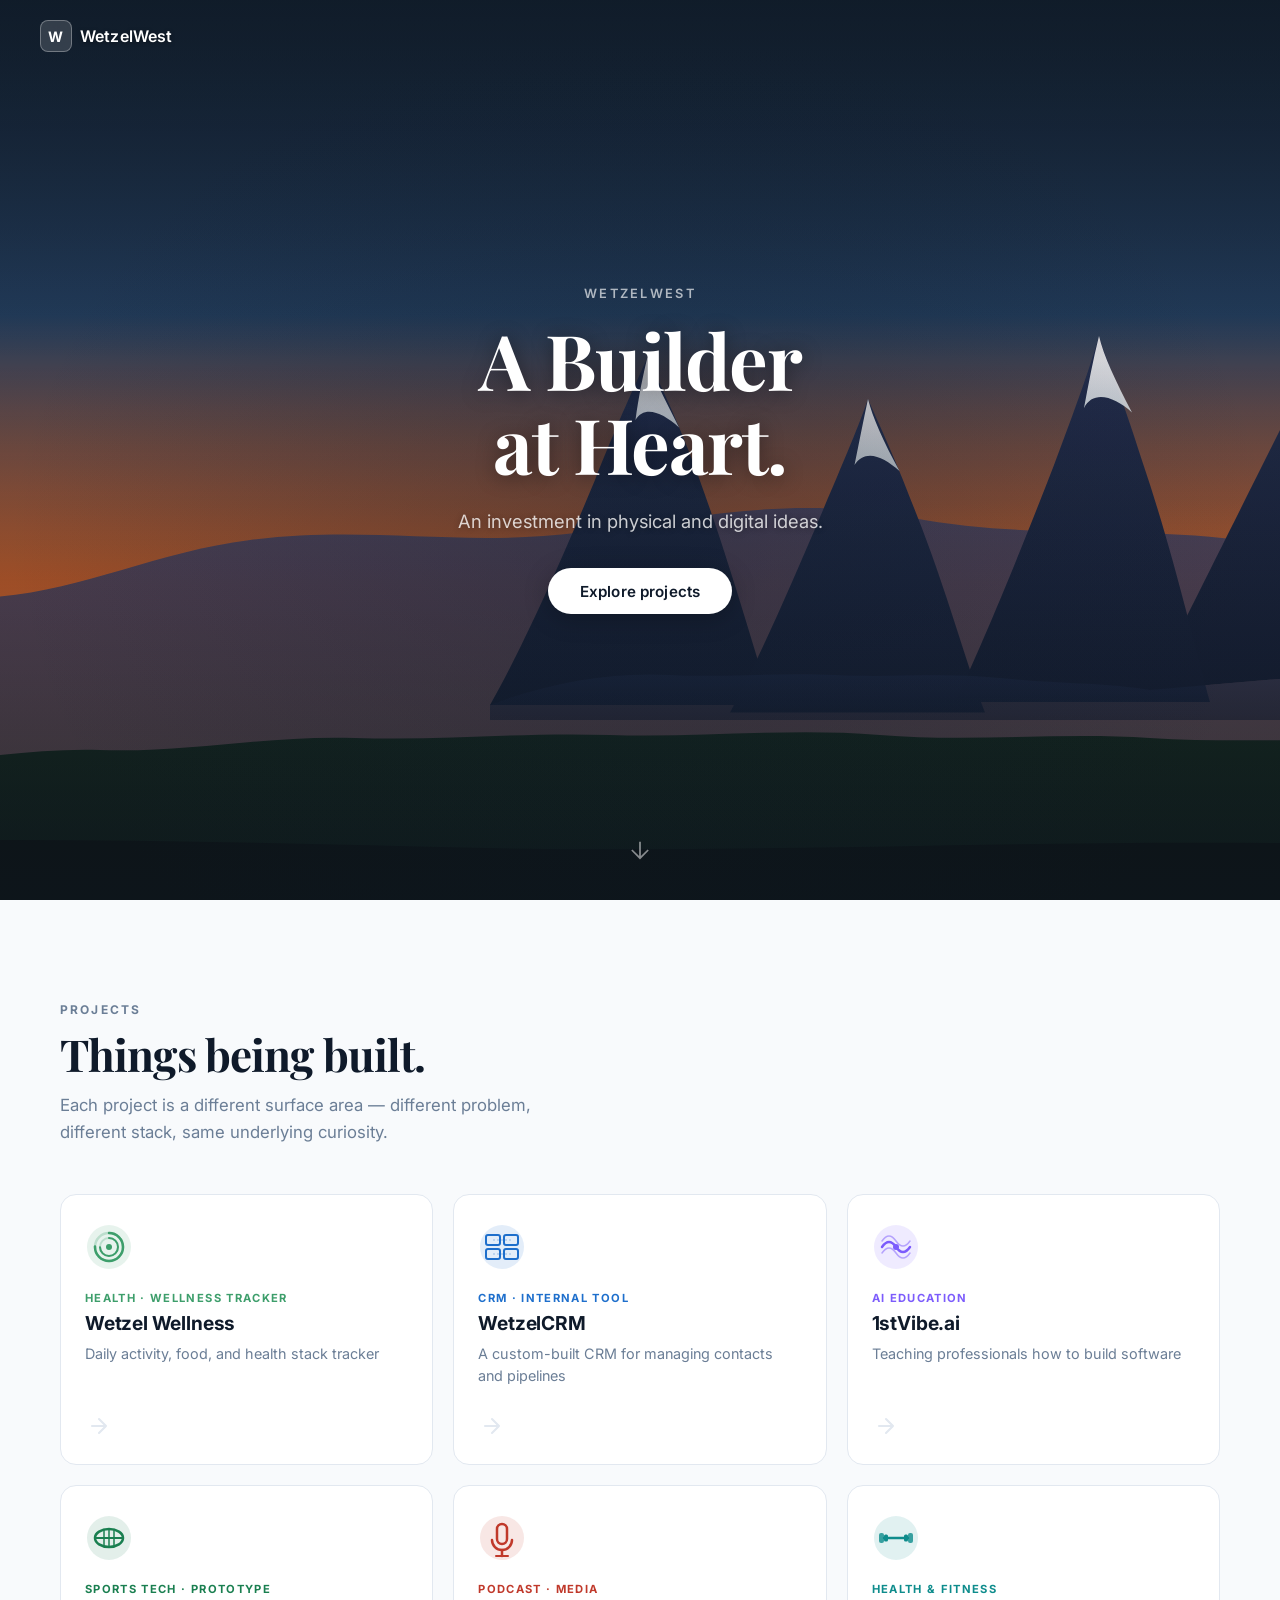
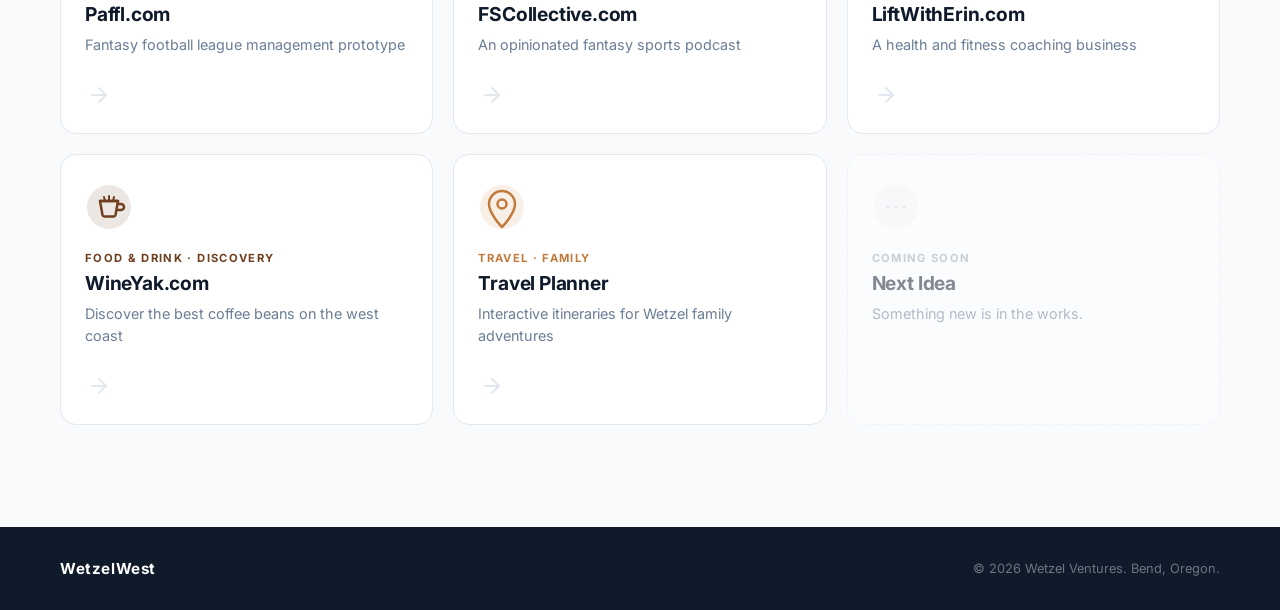
<file: index.html>
<!DOCTYPE html>
<html lang="en">
<head>
  <meta charset="UTF-8" />
  <meta name="viewport" content="width=device-width, initial-scale=1.0" />
  <title>WetzelWest — Learning to Build Digital Products</title>
  <meta name="description" content="WetzelWest is a collection of digital projects by Josh Wetzel — exploring AI tools, sports tech, media, fitness, and CRM software." />
  <link rel="preconnect" href="https://fonts.googleapis.com" />
  <link rel="preconnect" href="https://fonts.gstatic.com" crossorigin />
  <link href="https://fonts.googleapis.com/css2?family=Inter:wght@300;400;500;600;700&family=Playfair+Display:wght@700&display=swap" rel="stylesheet" />
  <link rel="stylesheet" href="styles.css?v=2" />
</head>
<body>

  <!-- ─── NAV ────────────────────────────────────────────────────── -->
  <header class="nav">
    <a href="/" class="nav-logo">
      <span class="nav-logo-mark">W</span>
      <span class="nav-logo-text">WetzelWest</span>
    </a>
  </header>

  <!-- ─── HERO ───────────────────────────────────────────────────── -->
  <section class="hero">

    <!-- Mountain SVG scene -->
    <div class="hero-scene" aria-hidden="true">
      <svg class="hero-svg" viewBox="0 0 1440 600" preserveAspectRatio="xMidYMid slice" xmlns="http://www.w3.org/2000/svg">
        <defs>
          <!-- Sky gradient: dusk looking west over the Cascades -->
          <linearGradient id="sky" x1="0" y1="0" x2="0" y2="1">
            <stop offset="0%"   stop-color="#0d1b2a" />
            <stop offset="35%"  stop-color="#1b3a5c" />
            <stop offset="65%"  stop-color="#c45c26" />
            <stop offset="85%"  stop-color="#e8832a" />
            <stop offset="100%" stop-color="#f5c26b" />
          </linearGradient>
          <!-- Distant ridge gradient -->
          <linearGradient id="ridge-far" x1="0" y1="0" x2="0" y2="1">
            <stop offset="0%"  stop-color="#2e3f6e" />
            <stop offset="100%" stop-color="#1a2545" />
          </linearGradient>
          <!-- Near peaks gradient -->
          <linearGradient id="peaks" x1="0" y1="0" x2="0" y2="1">
            <stop offset="0%"  stop-color="#1d2d50" />
            <stop offset="100%" stop-color="#0f1a30" />
          </linearGradient>
          <!-- Foreground forest gradient -->
          <linearGradient id="forest" x1="0" y1="0" x2="0" y2="1">
            <stop offset="0%"  stop-color="#0e2318" />
            <stop offset="100%" stop-color="#071410" />
          </linearGradient>
          <!-- Snow cap gradient -->
          <linearGradient id="snow" x1="0" y1="0" x2="0" y2="1">
            <stop offset="0%"   stop-color="#ffffff" />
            <stop offset="100%" stop-color="#dce8f0" />
          </linearGradient>
          <!-- Glow for sun near horizon -->
          <radialGradient id="sun-glow" cx="0.72" cy="1" r="0.45">
            <stop offset="0%"   stop-color="#ffcc55" stop-opacity="0.55" />
            <stop offset="60%"  stop-color="#e8832a" stop-opacity="0.15" />
            <stop offset="100%" stop-color="#e8832a" stop-opacity="0" />
          </radialGradient>
        </defs>

        <!-- Sky fill -->
        <rect width="1440" height="600" fill="url(#sky)" />

        <!-- Sun glow near horizon -->
        <rect width="1440" height="600" fill="url(#sun-glow)" />

        <!-- ── Distant foothills / lower Cascades range ── -->
        <path fill="url(#ridge-far)" opacity="0.75"
          d="M0,420 C80,390 160,380 240,395 C320,410 380,370 460,360
             C540,350 600,365 680,355 C760,345 820,330 900,345
             C980,360 1040,350 1120,360 C1200,370 1280,355 1360,365
             L1440,360 L1440,600 L0,600 Z" />

        <!-- ── Mt Bachelor: conical peak — rightmost (south) ── -->
        <!-- Base shape -->
        <path fill="url(#peaks)"
          d="M1060,460 C1080,420 1115,350 1145,290 C1175,230 1185,210 1190,200
             C1195,210 1210,230 1225,265 C1255,330 1280,390 1295,440 Z" />
        <!-- Snow cap -->
        <path fill="url(#snow)" opacity="0.92"
          d="M1190,200 C1193,213 1202,228 1212,248 C1200,238 1187,230 1178,242
             C1182,225 1188,212 1190,200 Z" />

        <!-- ── North Sister: leftmost of three ── -->
        <path fill="url(#peaks)"
          d="M620,470 C640,435 665,380 690,320 C710,270 720,250 725,238
             C730,250 742,272 758,315 C780,375 795,430 808,470 Z" />
        <!-- Snow cap North Sister -->
        <path fill="url(#snow)" opacity="0.9"
          d="M725,238 C728,250 736,265 746,285 C735,275 723,270 717,280
             C719,265 722,250 725,238 Z" />

        <!-- ── Middle Sister: center, slightly lower ── -->
        <path fill="url(#peaks)"
          d="M780,475 C798,442 820,392 842,340 C860,298 868,278 872,266
             C877,278 888,300 904,342 C924,392 938,444 950,475 Z" />
        <!-- Snow cap Middle Sister -->
        <path fill="url(#snow)" opacity="0.88"
          d="M872,266 C875,278 882,294 893,314 C882,304 870,299 863,310
             C866,295 869,280 872,266 Z" />

        <!-- ── South Sister: rounded dome, most prominent ── -->
        <path fill="url(#peaks)"
          d="M930,468 C948,430 972,372 996,310 C1015,260 1022,238 1026,224
             C1030,238 1040,260 1055,308 C1076,370 1090,432 1100,468 Z" />
        <!-- Snow cap South Sister -->
        <path fill="url(#snow)" opacity="0.9"
          d="M1026,224 C1029,237 1037,254 1048,275 C1036,264 1022,260 1016,272
             C1019,256 1022,240 1026,224 Z" />

        <!-- Connecting ridgeline between peaks -->
        <path fill="url(#peaks)" opacity="0.6"
          d="M620,470 C660,455 700,448 740,450 C780,452 810,448 850,450
             C890,452 920,448 960,452 C1000,456 1030,455 1060,460
             L1295,440 L1295,480 L620,480 Z" />

        <!-- ── Forested midground slopes ── -->
        <path fill="url(#forest)"
          d="M0,540
             C60,510 120,495 180,505 C240,515 300,498 360,500
             C420,502 470,490 530,492 C590,494 640,488 700,490
             C760,492 820,485 880,490 C940,495 1000,488 1060,492
             C1120,496 1180,490 1240,498 C1300,506 1370,495 1440,510
             L1440,600 L0,600 Z" />

        <!-- ── Foreground terrain / dark base ── -->
        <path fill="#050d0a"
          d="M0,570 C200,555 400,560 600,565 C800,570 1000,558 1200,563
             L1440,568 L1440,600 L0,600 Z" />

        <!-- Subtle atmospheric haze layer -->
        <rect width="1440" height="600" fill="#c45c26" opacity="0.04" />
      </svg>
    </div>

    <!-- Hero content overlay -->
    <div class="hero-content">
      <p class="hero-eyebrow">WetzelWest</p>
      <h1 class="hero-headline">A Builder<br />at Heart.</h1>
      <p class="hero-sub">An investment in physical and digital ideas.</p>
      <a href="#projects" class="hero-cta">Explore projects</a>
    </div>

    <!-- Scroll nudge -->
    <div class="hero-scroll" aria-hidden="true">
      <svg width="24" height="24" viewBox="0 0 24 24" fill="none" stroke="currentColor" stroke-width="1.5">
        <path d="M12 5v14M5 12l7 7 7-7"/>
      </svg>
    </div>
  </section>

  <!-- ─── PROJECTS ────────────────────────────────────────────────── -->
  <section class="projects" id="projects">
    <div class="projects-inner">

      <div class="section-label">Projects</div>
      <h2 class="section-title">Things being built.</h2>
      <p class="section-sub">Each project is a different surface area — different problem, different stack, same underlying curiosity.</p>

      <div class="cards">

        <!-- Wetzel Wellness -->
        <a href="https://www.grapeyak.com" target="_blank" rel="noopener noreferrer" class="card card--wellness">
          <div class="card-icon" aria-hidden="true">
            <svg viewBox="0 0 48 48" fill="none" xmlns="http://www.w3.org/2000/svg">
              <circle cx="24" cy="24" r="22" fill="currentColor" opacity="0.12"/>
              <!-- Activity ring outer -->
              <circle cx="24" cy="24" r="14" stroke="currentColor" stroke-width="2.5" stroke-linecap="round" fill="none" opacity="0.25" stroke-dasharray="88" stroke-dashoffset="0"/>
              <circle cx="24" cy="24" r="14" stroke="currentColor" stroke-width="2.5" stroke-linecap="round" fill="none" stroke-dasharray="88" stroke-dashoffset="22" transform="rotate(-90 24 24)"/>
              <!-- Activity ring inner -->
              <circle cx="24" cy="24" r="9" stroke="currentColor" stroke-width="2" stroke-linecap="round" fill="none" opacity="0.25" stroke-dasharray="56" stroke-dashoffset="0"/>
              <circle cx="24" cy="24" r="9" stroke="currentColor" stroke-width="2" stroke-linecap="round" fill="none" stroke-dasharray="56" stroke-dashoffset="14" transform="rotate(-90 24 24)"/>
              <!-- Center leaf dot -->
              <circle cx="24" cy="24" r="3" fill="currentColor"/>
            </svg>
          </div>
          <div class="card-body">
            <div class="card-tag">Health · Wellness Tracker</div>
            <h3 class="card-title">Wetzel Wellness</h3>
            <p class="card-desc">Daily activity, food, and health stack tracker</p>
          </div>
          <div class="card-arrow" aria-hidden="true">
            <svg viewBox="0 0 20 20" fill="currentColor">
              <path d="M5 10h10M10 5l5 5-5 5" stroke="currentColor" stroke-width="1.5" fill="none" stroke-linecap="round" stroke-linejoin="round"/>
            </svg>
          </div>
        </a>

        <!-- WetzelCRM -->
        <a href="/wetzelcrm" class="card card--crm">
          <div class="card-icon" aria-hidden="true">
            <svg viewBox="0 0 48 48" fill="none" xmlns="http://www.w3.org/2000/svg">
              <circle cx="24" cy="24" r="22" fill="currentColor" opacity="0.12"/>
              <rect x="8" y="12" width="14" height="10" rx="2" stroke="currentColor" stroke-width="2" fill="none"/>
              <rect x="26" y="12" width="14" height="10" rx="2" stroke="currentColor" stroke-width="2" fill="none"/>
              <rect x="8" y="26" width="14" height="10" rx="2" stroke="currentColor" stroke-width="2" fill="none"/>
              <rect x="26" y="26" width="14" height="10" rx="2" stroke="currentColor" stroke-width="2" fill="none"/>
              <line x1="15" y1="17" x2="33" y2="17" stroke="currentColor" stroke-width="1" stroke-dasharray="2 2" opacity="0.4"/>
              <line x1="15" y1="31" x2="33" y2="31" stroke="currentColor" stroke-width="1" stroke-dasharray="2 2" opacity="0.4"/>
            </svg>
          </div>
          <div class="card-body">
            <div class="card-tag">CRM · Internal Tool</div>
            <h3 class="card-title">WetzelCRM</h3>
            <p class="card-desc">A custom-built CRM for managing contacts and pipelines</p>
          </div>
          <div class="card-arrow" aria-hidden="true">
            <svg viewBox="0 0 20 20" fill="currentColor">
              <path d="M5 10h10M10 5l5 5-5 5" stroke="currentColor" stroke-width="1.5" fill="none" stroke-linecap="round" stroke-linejoin="round"/>
            </svg>
          </div>
        </a>

        <!-- 1stVibe.ai -->
        <a href="https://1stvibe.ai" target="_blank" rel="noopener noreferrer" class="card card--ai">
          <div class="card-icon" aria-hidden="true">
            <svg viewBox="0 0 48 48" fill="none" xmlns="http://www.w3.org/2000/svg">
              <circle cx="24" cy="24" r="22" fill="currentColor" opacity="0.12"/>
              <path d="M10 24 Q17 14 24 24 Q31 34 38 24" stroke="currentColor" stroke-width="2.5" stroke-linecap="round" fill="none"/>
              <path d="M10 30 Q17 20 24 30 Q31 40 38 30" stroke="currentColor" stroke-width="1.5" stroke-linecap="round" fill="none" opacity="0.5"/>
              <path d="M10 18 Q17 8 24 18 Q31 28 38 18" stroke="currentColor" stroke-width="1.5" stroke-linecap="round" fill="none" opacity="0.5"/>
              <circle cx="24" cy="24" r="3" fill="currentColor"/>
            </svg>
          </div>
          <div class="card-body">
            <div class="card-tag">AI Education</div>
            <h3 class="card-title">1stVibe.ai</h3>
            <p class="card-desc">Teaching professionals how to build software</p>
          </div>
          <div class="card-arrow" aria-hidden="true">
            <svg viewBox="0 0 20 20" fill="currentColor">
              <path d="M5 10h10M10 5l5 5-5 5" stroke="currentColor" stroke-width="1.5" fill="none" stroke-linecap="round" stroke-linejoin="round"/>
            </svg>
          </div>
        </a>

        <!-- Paffl.com -->
        <a href="https://paffl.com" target="_blank" rel="noopener noreferrer" class="card card--sports">
          <div class="card-icon" aria-hidden="true">
            <svg viewBox="0 0 48 48" fill="none" xmlns="http://www.w3.org/2000/svg">
              <circle cx="24" cy="24" r="22" fill="currentColor" opacity="0.12"/>
              <ellipse cx="24" cy="24" rx="14" ry="9" stroke="currentColor" stroke-width="2.5" fill="none"/>
              <line x1="10" y1="24" x2="38" y2="24" stroke="currentColor" stroke-width="2" stroke-linecap="round"/>
              <line x1="19" y1="15.5" x2="19" y2="32.5" stroke="currentColor" stroke-width="1.5" stroke-linecap="round"/>
              <line x1="24" y1="15" x2="24" y2="33" stroke="currentColor" stroke-width="1.5" stroke-linecap="round"/>
              <line x1="29" y1="15.5" x2="29" y2="32.5" stroke="currentColor" stroke-width="1.5" stroke-linecap="round"/>
            </svg>
          </div>
          <div class="card-body">
            <div class="card-tag">Sports Tech · Prototype</div>
            <h3 class="card-title">Paffl.com</h3>
            <p class="card-desc">Fantasy football league management prototype</p>
          </div>
          <div class="card-arrow" aria-hidden="true">
            <svg viewBox="0 0 20 20" fill="currentColor">
              <path d="M5 10h10M10 5l5 5-5 5" stroke="currentColor" stroke-width="1.5" fill="none" stroke-linecap="round" stroke-linejoin="round"/>
            </svg>
          </div>
        </a>

        <!-- FSCollective.com -->
        <a href="https://fscollective.com" target="_blank" rel="noopener noreferrer" class="card card--media">
          <div class="card-icon" aria-hidden="true">
            <svg viewBox="0 0 48 48" fill="none" xmlns="http://www.w3.org/2000/svg">
              <circle cx="24" cy="24" r="22" fill="currentColor" opacity="0.12"/>
              <rect x="19" y="10" width="10" height="20" rx="5" stroke="currentColor" stroke-width="2.5" fill="none"/>
              <path d="M14 26c0 5.523 4.477 10 10 10s10-4.477 10-10" stroke="currentColor" stroke-width="2.5" stroke-linecap="round" fill="none"/>
              <line x1="24" y1="36" x2="24" y2="42" stroke="currentColor" stroke-width="2.5" stroke-linecap="round"/>
              <line x1="18" y1="42" x2="30" y2="42" stroke="currentColor" stroke-width="2" stroke-linecap="round"/>
            </svg>
          </div>
          <div class="card-body">
            <div class="card-tag">Podcast · Media</div>
            <h3 class="card-title">FSCollective.com</h3>
            <p class="card-desc">An opinionated fantasy sports podcast</p>
          </div>
          <div class="card-arrow" aria-hidden="true">
            <svg viewBox="0 0 20 20" fill="currentColor">
              <path d="M5 10h10M10 5l5 5-5 5" stroke="currentColor" stroke-width="1.5" fill="none" stroke-linecap="round" stroke-linejoin="round"/>
            </svg>
          </div>
        </a>

        <!-- LiftWithErin.com -->
        <a href="https://liftwitherin.com" target="_blank" rel="noopener noreferrer" class="card card--fitness">
          <div class="card-icon" aria-hidden="true">
            <svg viewBox="0 0 48 48" fill="none" xmlns="http://www.w3.org/2000/svg">
              <circle cx="24" cy="24" r="22" fill="currentColor" opacity="0.12"/>
              <line x1="12" y1="24" x2="36" y2="24" stroke="currentColor" stroke-width="2.5" stroke-linecap="round"/>
              <rect x="7" y="19" width="5" height="10" rx="2" fill="currentColor" opacity="0.8"/>
              <rect x="36" y="19" width="5" height="10" rx="2" fill="currentColor" opacity="0.8"/>
              <rect x="12" y="20.5" width="4" height="7" rx="1.5" fill="currentColor"/>
              <rect x="32" y="20.5" width="4" height="7" rx="1.5" fill="currentColor"/>
            </svg>
          </div>
          <div class="card-body">
            <div class="card-tag">Health &amp; Fitness</div>
            <h3 class="card-title">LiftWithErin.com</h3>
            <p class="card-desc">A health and fitness coaching business</p>
          </div>
          <div class="card-arrow" aria-hidden="true">
            <svg viewBox="0 0 20 20" fill="currentColor">
              <path d="M5 10h10M10 5l5 5-5 5" stroke="currentColor" stroke-width="1.5" fill="none" stroke-linecap="round" stroke-linejoin="round"/>
            </svg>
          </div>
        </a>

        <!-- WineYak.com -->
        <a href="https://wineyak.com/" target="_blank" rel="noopener noreferrer" class="card card--coffee">
          <div class="card-icon" aria-hidden="true">
            <svg viewBox="0 0 48 48" fill="none" xmlns="http://www.w3.org/2000/svg">
              <circle cx="24" cy="24" r="22" fill="currentColor" opacity="0.12"/>
              <path d="M15 18h18l-2.5 14a2 2 0 01-2 1.5h-9a2 2 0 01-2-1.5L15 18z" stroke="currentColor" stroke-width="2.5" fill="none" stroke-linejoin="round"/>
              <path d="M33 21h3a3 3 0 010 6h-3" stroke="currentColor" stroke-width="2.5" stroke-linecap="round" fill="none"/>
              <line x1="15" y1="18" x2="33" y2="18" stroke="currentColor" stroke-width="2.5" stroke-linecap="round"/>
              <line x1="19" y1="14" x2="20" y2="18" stroke="currentColor" stroke-width="2" stroke-linecap="round"/>
              <line x1="24" y1="13" x2="24" y2="18" stroke="currentColor" stroke-width="2" stroke-linecap="round"/>
              <line x1="29" y1="14" x2="28" y2="18" stroke="currentColor" stroke-width="2" stroke-linecap="round"/>
            </svg>
          </div>
          <div class="card-body">
            <div class="card-tag">Food &amp; Drink · Discovery</div>
            <h3 class="card-title">WineYak.com</h3>
            <p class="card-desc">Discover the best coffee beans on the west coast</p>
          </div>
          <div class="card-arrow" aria-hidden="true">
            <svg viewBox="0 0 20 20" fill="currentColor">
              <path d="M5 10h10M10 5l5 5-5 5" stroke="currentColor" stroke-width="1.5" fill="none" stroke-linecap="round" stroke-linejoin="round"/>
            </svg>
          </div>
        </a>

        <!-- Travel Planner -->
        <a href="/travel" class="card card--travel">
          <div class="card-icon" aria-hidden="true">
            <svg viewBox="0 0 48 48" fill="none" xmlns="http://www.w3.org/2000/svg">
              <circle cx="24" cy="24" r="22" fill="currentColor" opacity="0.12"/>
              <path d="M24 8c-7.18 0-13 5.82-13 13 0 9.75 13 23 13 23s13-13.25 13-23c0-7.18-5.82-13-13-13z" stroke="currentColor" stroke-width="2.5" fill="none" stroke-linejoin="round"/>
              <circle cx="24" cy="21" r="4.5" stroke="currentColor" stroke-width="2.5" fill="none"/>
            </svg>
          </div>
          <div class="card-body">
            <div class="card-tag">Travel · Family</div>
            <h3 class="card-title">Travel Planner</h3>
            <p class="card-desc">Interactive itineraries for Wetzel family adventures</p>
          </div>
          <div class="card-arrow" aria-hidden="true">
            <svg viewBox="0 0 20 20" fill="currentColor">
              <path d="M5 10h10M10 5l5 5-5 5" stroke="currentColor" stroke-width="1.5" fill="none" stroke-linecap="round" stroke-linejoin="round"/>
            </svg>
          </div>
        </a>

        <!-- Coming Soon -->
        <div class="card card--placeholder">
          <div class="card-icon" aria-hidden="true">
            <svg viewBox="0 0 48 48" fill="none" xmlns="http://www.w3.org/2000/svg">
              <circle cx="24" cy="24" r="22" fill="currentColor" opacity="0.08"/>
              <circle cx="24" cy="24" r="1.5" fill="currentColor" opacity="0.4"/>
              <circle cx="32" cy="24" r="1.5" fill="currentColor" opacity="0.4"/>
              <circle cx="16" cy="24" r="1.5" fill="currentColor" opacity="0.4"/>
            </svg>
          </div>
          <div class="card-body">
            <div class="card-tag">Coming Soon</div>
            <h3 class="card-title">Next Idea</h3>
            <p class="card-desc">Something new is in the works.</p>
          </div>
        </div>

      </div>
    </div>
  </section>

  <!-- ─── FOOTER ──────────────────────────────────────────────────── -->
  <footer class="footer">
    <div class="footer-inner">
      <span class="footer-logo">WetzelWest</span>
      <span class="footer-copy">&copy; 2026 Wetzel Ventures. Bend, Oregon.</span>
    </div>
  </footer>

  <script>
    document.getElementById('year').textContent = new Date().getFullYear();

    // Smooth scroll for the anchor link
    document.querySelector('.hero-cta').addEventListener('click', function(e) {
      e.preventDefault();
      document.querySelector('#projects').scrollIntoView({ behavior: 'smooth' });
    });

    // Nav background on scroll
    const nav = document.querySelector('.nav');
    const heroEl = document.querySelector('.hero');
    function updateNav() {
      const heroBottom = heroEl.getBoundingClientRect().bottom;
      nav.classList.toggle('nav--scrolled', heroBottom <= 64);
    }
    window.addEventListener('scroll', updateNav, { passive: true });
    updateNav();
  </script>
</body>
</html>
</file>
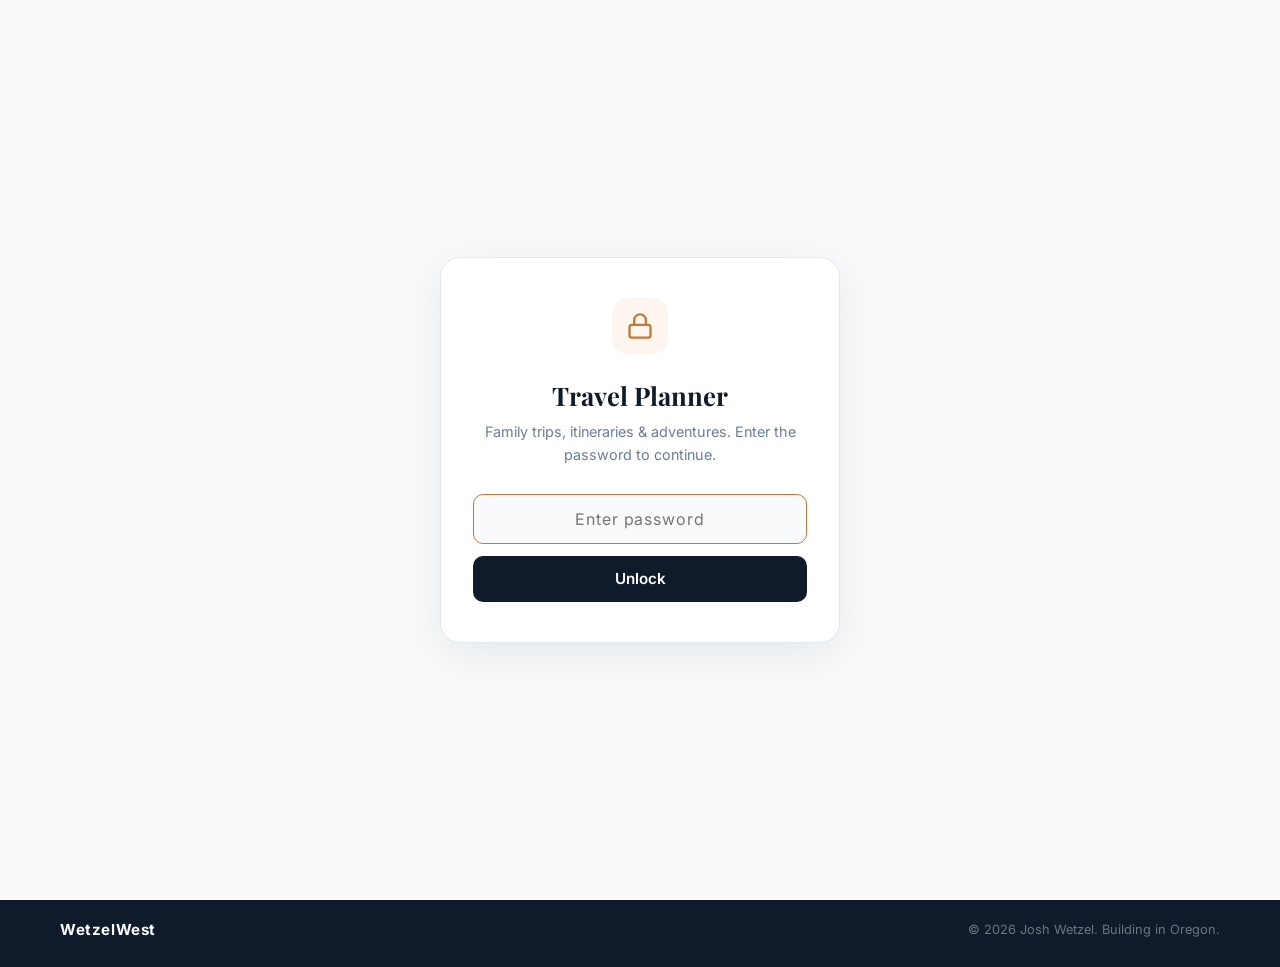
<file: travel/index.html>
<!DOCTYPE html>
<html lang="en">
<head>
  <meta charset="UTF-8" />
  <meta name="viewport" content="width=device-width, initial-scale=1.0" />
  <title>Travel Planner — WetzelWest</title>
  <meta name="description" content="Wetzel family travel itineraries." />
  <meta name="robots" content="noindex, nofollow" />
  <link rel="preconnect" href="https://fonts.googleapis.com" />
  <link rel="preconnect" href="https://fonts.gstatic.com" crossorigin />
  <link href="https://fonts.googleapis.com/css2?family=Inter:wght@300;400;500;600;700&family=Playfair+Display:wght@700&display=swap" rel="stylesheet" />
  <style>
    *, *::before, *::after { box-sizing: border-box; margin: 0; padding: 0; }

    :root {
      --color-ink:       #0f1a2a;
      --color-ink-80:    #1e2e42;
      --color-muted:     #6b7e96;
      --color-border:    #e2e8f0;
      --color-surface:   #f8fafc;
      --color-white:     #ffffff;
      --color-amber:     #c27a3a;
      --color-amber-bg:  #fdf6ee;
      --font-sans:       'Inter', system-ui, sans-serif;
      --font-serif:      'Playfair Display', Georgia, serif;
      --max-width:       1160px;
      --gutter:          clamp(1.25rem, 5vw, 2.5rem);
    }

    html { scroll-behavior: smooth; font-size: 16px; }

    body {
      font-family: var(--font-sans);
      color: var(--color-ink);
      background: var(--color-surface);
      -webkit-font-smoothing: antialiased;
      min-height: 100dvh;
    }

    /* ── NAV ── */
    .nav {
      position: sticky;
      top: 0;
      z-index: 100;
      background: rgba(255,255,255,0.92);
      backdrop-filter: blur(12px);
      -webkit-backdrop-filter: blur(12px);
      border-bottom: 1px solid var(--color-border);
      padding: 1.1rem var(--gutter);
      display: flex;
      align-items: center;
      justify-content: space-between;
    }

    .nav-left {
      display: flex;
      align-items: center;
      gap: 0.75rem;
    }

    .nav-back {
      display: flex;
      align-items: center;
      gap: 0.4rem;
      font-size: 0.85rem;
      font-weight: 500;
      color: var(--color-muted);
      text-decoration: none;
      transition: color 0.2s;
    }

    .nav-back:hover { color: var(--color-ink); }

    .nav-back svg {
      width: 16px;
      height: 16px;
    }

    .nav-divider {
      color: var(--color-border);
      font-size: 1.2rem;
      font-weight: 300;
      line-height: 1;
    }

    .nav-title {
      font-size: 0.95rem;
      font-weight: 600;
      color: var(--color-ink);
      letter-spacing: 0.01em;
    }

    .nav-lock {
      display: flex;
      align-items: center;
      gap: 0.4rem;
      font-size: 0.75rem;
      font-weight: 600;
      color: var(--color-amber);
      background: var(--color-amber-bg);
      border: 1px solid rgba(194, 122, 58, 0.2);
      border-radius: 100px;
      padding: 0.3rem 0.75rem;
    }

    .nav-lock svg {
      width: 12px;
      height: 12px;
    }

    /* ── PASSWORD GATE ── */
    .gate-overlay {
      position: fixed;
      inset: 0;
      z-index: 200;
      background: var(--color-surface);
      display: flex;
      align-items: center;
      justify-content: center;
      padding: var(--gutter);
    }

    .gate-overlay.hidden { display: none; }

    .gate-box {
      background: var(--color-white);
      border: 1px solid var(--color-border);
      border-radius: 20px;
      padding: 2.5rem 2rem;
      max-width: 400px;
      width: 100%;
      text-align: center;
      box-shadow: 0 12px 48px rgba(0,0,0,0.08);
    }

    .gate-icon {
      width: 56px;
      height: 56px;
      background: var(--color-amber-bg);
      border-radius: 16px;
      display: flex;
      align-items: center;
      justify-content: center;
      margin: 0 auto 1.5rem;
      color: var(--color-amber);
    }

    .gate-icon svg {
      width: 28px;
      height: 28px;
    }

    .gate-box h1 {
      font-family: var(--font-serif);
      font-size: 1.6rem;
      font-weight: 700;
      color: var(--color-ink);
      margin-bottom: 0.5rem;
    }

    .gate-box p {
      font-size: 0.9rem;
      color: var(--color-muted);
      line-height: 1.6;
      margin-bottom: 1.75rem;
    }

    .gate-form {
      display: flex;
      flex-direction: column;
      gap: 0.75rem;
    }

    .gate-input {
      width: 100%;
      padding: 0.85rem 1rem;
      font-size: 1rem;
      font-family: var(--font-sans);
      border: 1.5px solid var(--color-border);
      border-radius: 10px;
      outline: none;
      transition: border-color 0.2s;
      text-align: center;
      letter-spacing: 0.06em;
      color: var(--color-ink);
      background: var(--color-surface);
    }

    .gate-input:focus {
      border-color: var(--color-amber);
    }

    .gate-input.error {
      border-color: #e53e3e;
      background: #fff5f5;
    }

    .gate-btn {
      width: 100%;
      padding: 0.85rem 1.5rem;
      background: var(--color-ink);
      color: var(--color-white);
      font-size: 0.95rem;
      font-weight: 600;
      font-family: var(--font-sans);
      border: none;
      border-radius: 10px;
      cursor: pointer;
      transition: background 0.2s, transform 0.2s;
    }

    .gate-btn:hover {
      background: var(--color-ink-80);
      transform: translateY(-1px);
    }

    .gate-error {
      font-size: 0.82rem;
      color: #e53e3e;
      display: none;
    }

    .gate-error.visible { display: block; }

    /* ── MAIN CONTENT ── */
    .main {
      max-width: var(--max-width);
      margin: 0 auto;
      padding: clamp(3rem, 6vw, 5rem) var(--gutter);
    }

    .page-header {
      margin-bottom: 3rem;
    }

    .page-eyebrow {
      font-size: 0.75rem;
      font-weight: 700;
      letter-spacing: 0.18em;
      text-transform: uppercase;
      color: var(--color-muted);
      margin-bottom: 0.75rem;
    }

    .page-title {
      font-family: var(--font-serif);
      font-size: clamp(1.8rem, 3.5vw, 2.75rem);
      font-weight: 700;
      color: var(--color-ink);
      letter-spacing: -0.02em;
      line-height: 1.15;
      margin-bottom: 0.75rem;
    }

    .page-sub {
      font-size: 1.05rem;
      color: var(--color-muted);
      max-width: 520px;
      line-height: 1.6;
    }

    /* ── ITINERARY CARDS ── */
    .itineraries {
      display: grid;
      grid-template-columns: repeat(auto-fill, minmax(320px, 1fr));
      gap: 1.5rem;
    }

    .itin-card {
      display: block;
      background: var(--color-white);
      border: 1px solid var(--color-border);
      border-radius: 20px;
      text-decoration: none;
      color: var(--color-ink);
      overflow: hidden;
      transition: transform 0.25s cubic-bezier(.22,.68,0,1.2), box-shadow 0.25s ease, border-color 0.2s;
      position: relative;
    }

    .itin-card:hover {
      transform: translateY(-4px);
      box-shadow: 0 16px 48px rgba(0,0,0,0.10);
      border-color: transparent;
    }

    .itin-card-banner {
      height: 140px;
      background: linear-gradient(135deg, #1a3a2e 0%, #2d6a4f 40%, #c27a3a 100%);
      display: flex;
      align-items: flex-end;
      padding: 1.25rem 1.5rem;
      position: relative;
      overflow: hidden;
    }

    .itin-card-banner::before {
      content: '';
      position: absolute;
      inset: 0;
      background: url("data:image/svg+xml,%3Csvg xmlns='http://www.w3.org/2000/svg' viewBox='0 0 800 200'%3E%3Cpath fill='rgba(255,255,255,0.04)' d='M0,100 C100,60 200,140 300,100 C400,60 500,140 600,100 C700,60 750,120 800,100 L800,200 L0,200 Z'/%3E%3C/svg%3E") no-repeat bottom;
      background-size: cover;
    }

    .itin-card-route {
      display: flex;
      align-items: center;
      gap: 0.5rem;
      flex-wrap: wrap;
    }

    .route-city {
      font-size: 0.75rem;
      font-weight: 700;
      letter-spacing: 0.1em;
      text-transform: uppercase;
      color: rgba(255,255,255,0.9);
      background: rgba(255,255,255,0.15);
      backdrop-filter: blur(6px);
      border-radius: 6px;
      padding: 0.25rem 0.6rem;
    }

    .route-arrow {
      color: rgba(255,255,255,0.5);
      font-size: 0.8rem;
    }

    .itin-card-body {
      padding: 1.5rem;
    }

    .itin-tag {
      font-size: 0.7rem;
      font-weight: 700;
      letter-spacing: 0.12em;
      text-transform: uppercase;
      color: var(--color-amber);
      margin-bottom: 0.5rem;
    }

    .itin-title {
      font-family: var(--font-serif);
      font-size: 1.35rem;
      font-weight: 700;
      color: var(--color-ink);
      letter-spacing: -0.01em;
      margin-bottom: 0.5rem;
      line-height: 1.25;
    }

    .itin-desc {
      font-size: 0.88rem;
      color: var(--color-muted);
      line-height: 1.55;
      margin-bottom: 1.25rem;
    }

    .itin-meta {
      display: flex;
      flex-wrap: wrap;
      gap: 0.75rem;
    }

    .itin-meta-item {
      display: flex;
      align-items: center;
      gap: 0.35rem;
      font-size: 0.8rem;
      color: var(--color-muted);
    }

    .itin-meta-item svg {
      width: 14px;
      height: 14px;
      flex-shrink: 0;
    }

    .itin-card-footer {
      padding: 1rem 1.5rem;
      border-top: 1px solid var(--color-border);
      display: flex;
      align-items: center;
      justify-content: space-between;
    }

    .itin-status {
      font-size: 0.72rem;
      font-weight: 700;
      letter-spacing: 0.1em;
      text-transform: uppercase;
      color: #2d6a3f;
      background: rgba(45,106,63,0.1);
      border-radius: 100px;
      padding: 0.25rem 0.75rem;
    }

    .itin-arrow {
      color: var(--color-border);
      width: 24px;
      height: 24px;
      transition: color 0.2s, transform 0.2s;
    }

    .itin-card:hover .itin-arrow {
      color: var(--color-amber);
      transform: translateX(3px);
    }

    /* ── FOOTER ── */
    .footer {
      background: var(--color-ink);
      padding: 1.75rem var(--gutter);
      margin-top: 5rem;
    }

    .footer-inner {
      max-width: var(--max-width);
      margin: 0 auto;
      display: flex;
      align-items: center;
      justify-content: space-between;
      flex-wrap: wrap;
      gap: 0.5rem;
    }

    .footer-logo {
      font-weight: 700;
      font-size: 0.95rem;
      color: var(--color-white);
      letter-spacing: 0.04em;
      text-decoration: none;
    }

    .footer-copy {
      font-size: 0.8rem;
      color: rgba(255,255,255,0.4);
    }

    @media (prefers-reduced-motion: reduce) {
      .itin-card, .itin-arrow, .gate-btn { transition: none; }
    }
  </style>
</head>
<body>

  <!-- ── PASSWORD GATE ── -->
  <div class="gate-overlay" id="gate">
    <div class="gate-box">
      <div class="gate-icon">
        <svg viewBox="0 0 24 24" fill="none" stroke="currentColor" stroke-width="2" stroke-linecap="round" stroke-linejoin="round">
          <rect x="3" y="11" width="18" height="11" rx="2" ry="2"/>
          <path d="M7 11V7a5 5 0 0 1 10 0v4"/>
        </svg>
      </div>
      <h1>Travel Planner</h1>
      <p>Family trips, itineraries &amp; adventures. Enter the password to continue.</p>
      <form class="gate-form" id="gate-form">
        <input
          class="gate-input"
          id="gate-input"
          type="password"
          placeholder="Enter password"
          autocomplete="current-password"
          autofocus
        />
        <p class="gate-error" id="gate-error">Incorrect password — try again.</p>
        <button class="gate-btn" type="submit">Unlock</button>
      </form>
    </div>
  </div>

  <!-- ── NAV ── -->
  <header class="nav">
    <div class="nav-left">
      <a href="/" class="nav-back">
        <svg viewBox="0 0 24 24" fill="none" stroke="currentColor" stroke-width="2" stroke-linecap="round" stroke-linejoin="round">
          <path d="M19 12H5M12 5l-7 7 7 7"/>
        </svg>
        WetzelWest
      </a>
      <span class="nav-divider">/</span>
      <span class="nav-title">Travel Planner</span>
    </div>
    <div class="nav-lock">
      <svg viewBox="0 0 24 24" fill="none" stroke="currentColor" stroke-width="2.5" stroke-linecap="round" stroke-linejoin="round">
        <rect x="3" y="11" width="18" height="11" rx="2" ry="2"/>
        <path d="M7 11V7a5 5 0 0 1 10 0v4"/>
      </svg>
      Private
    </div>
  </header>

  <!-- ── MAIN ── -->
  <main class="main">
    <div class="page-header">
      <p class="page-eyebrow">The Wetzel Family</p>
      <h1 class="page-title">Trip Itineraries</h1>
      <p class="page-sub">Detailed day-by-day plans, restaurants, stays, and tips for every adventure.</p>
    </div>

    <div class="itineraries">

      <!-- Southern Roadtrip 2026 -->
      <a href="/travel/southern-roadtrip-2026" class="itin-card">
        <div class="itin-card-banner">
          <div class="itin-card-route">
            <span class="route-city">ATL</span>
            <span class="route-arrow">→</span>
            <span class="route-city">Athens</span>
            <span class="route-arrow">→</span>
            <span class="route-city">Charleston</span>
            <span class="route-arrow">→</span>
            <span class="route-city">DC</span>
          </div>
        </div>
        <div class="itin-card-body">
          <div class="itin-tag">Road Trip · April 2026</div>
          <h2 class="itin-title">Southern Roadtrip 2026</h2>
          <p class="itin-desc">Ten days through the South — college tours, Lowcountry beaches, historic Charleston, and the National Mall.</p>
          <div class="itin-meta">
            <span class="itin-meta-item">
              <svg viewBox="0 0 24 24" fill="none" stroke="currentColor" stroke-width="2"><rect x="3" y="4" width="18" height="18" rx="2"/><path d="M16 2v4M8 2v4M3 10h18"/></svg>
              April 4–13, 2026
            </span>
            <span class="itin-meta-item">
              <svg viewBox="0 0 24 24" fill="none" stroke="currentColor" stroke-width="2"><circle cx="12" cy="12" r="10"/><polyline points="12,6 12,12 16,14"/></svg>
              10 Days
            </span>
            <span class="itin-meta-item">
              <svg viewBox="0 0 24 24" fill="none" stroke="currentColor" stroke-width="2"><path d="M21 10c0 7-9 13-9 13s-9-6-9-13a9 9 0 0118 0z"/><circle cx="12" cy="10" r="3"/></svg>
              5 Cities
            </span>
          </div>
        </div>
        <div class="itin-card-footer">
          <span class="itin-status">Upcoming</span>
          <svg class="itin-arrow" viewBox="0 0 24 24" fill="none" stroke="currentColor" stroke-width="2" stroke-linecap="round" stroke-linejoin="round">
            <path d="M5 12h14M12 5l7 7-7 7"/>
          </svg>
        </div>
      </a>

    </div>
  </main>

  <!-- ── FOOTER ── -->
  <footer class="footer">
    <div class="footer-inner">
      <a href="/" class="footer-logo">WetzelWest</a>
      <span class="footer-copy">&copy; <span id="year"></span> Josh Wetzel. Building in Oregon.</span>
    </div>
  </footer>

  <script>
    document.getElementById('year').textContent = new Date().getFullYear();

    // ── Password gate ──
    // Change this password to whatever you'd like.
    const PASSWORD = 'wetzel2026';
    const SESSION_KEY = 'ww_travel_unlocked';

    const gate = document.getElementById('gate');
    const form = document.getElementById('gate-form');
    const input = document.getElementById('gate-input');
    const errorEl = document.getElementById('gate-error');

    function unlock() {
      gate.classList.add('hidden');
      sessionStorage.setItem(SESSION_KEY, '1');
    }

    // Already unlocked this session?
    if (sessionStorage.getItem(SESSION_KEY) === '1') {
      unlock();
    }

    form.addEventListener('submit', function(e) {
      e.preventDefault();
      if (input.value === PASSWORD) {
        errorEl.classList.remove('visible');
        input.classList.remove('error');
        unlock();
      } else {
        input.classList.add('error');
        errorEl.classList.add('visible');
        input.value = '';
        input.focus();
      }
    });
  </script>

</body>
</html>
</file>
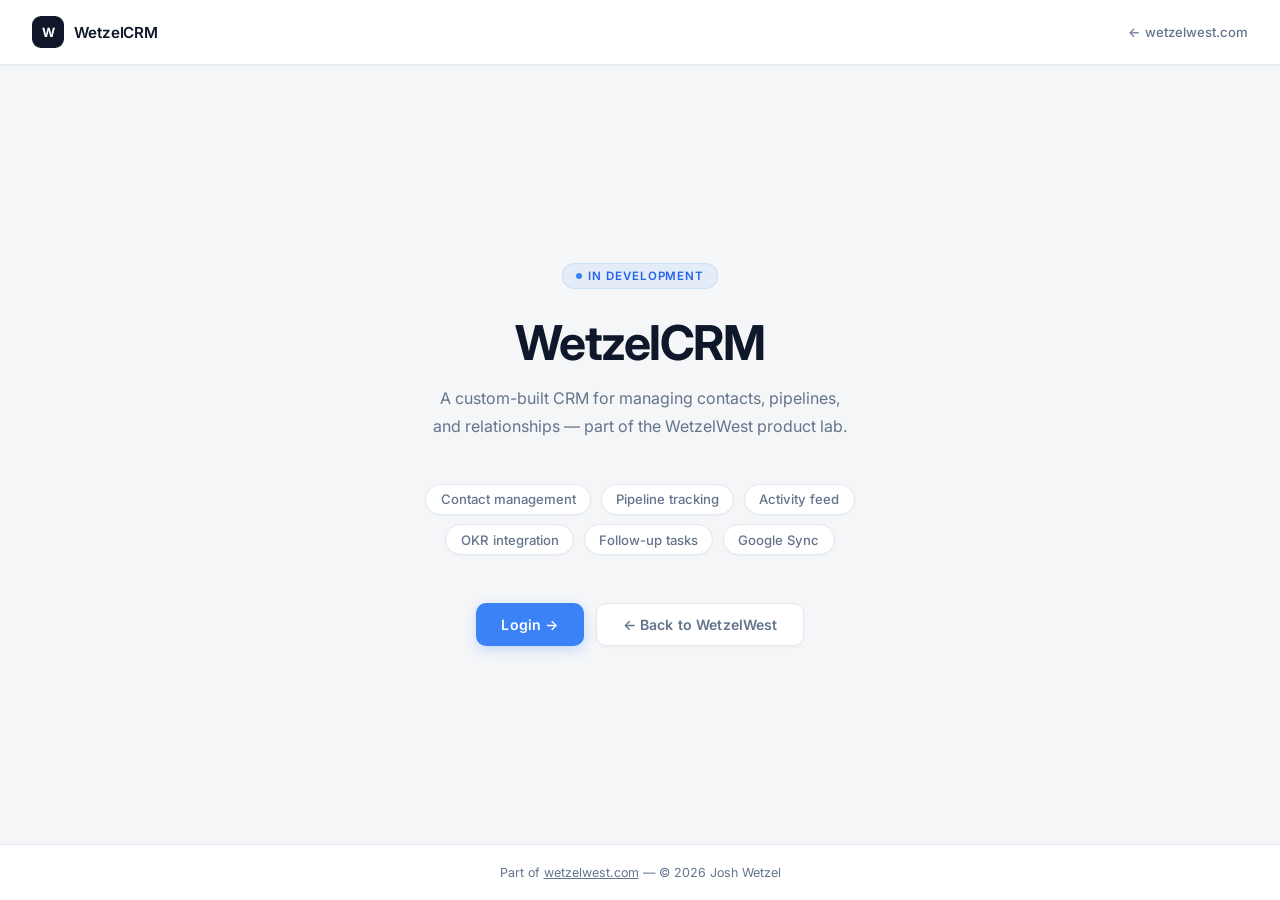
<file: wetzelcrm/index.html>
<!DOCTYPE html>
<html lang="en">
<head>
  <meta charset="UTF-8" />
  <meta name="viewport" content="width=device-width, initial-scale=1.0" />
  <title>WetzelCRM — Coming Soon</title>
  <meta name="description" content="WetzelCRM — A custom CRM built on WetzelWest." />
  <link rel="preconnect" href="https://fonts.googleapis.com" />
  <link rel="preconnect" href="https://fonts.gstatic.com" crossorigin />
  <link href="https://fonts.googleapis.com/css2?family=Inter:wght@300;400;500;600;700&display=swap" rel="stylesheet" />
  <style>
    *, *::before, *::after { box-sizing: border-box; margin: 0; padding: 0; }

    :root {
      --canvas:   #F4F6F8;
      --surface:  #FFFFFF;
      --sidebar:  #0F172A;
      --ink:      #0F172A;
      --muted:    #64748B;
      --border:   #E2E8F0;
      --blue:     #3B82F6;
      --blue-deep:#2563EB;
      --green:    #10B981;
      --red:      #EF4444;
    }

    body {
      font-family: 'Inter', system-ui, sans-serif;
      background: var(--canvas);
      color: var(--ink);
      min-height: 100svh;
      display: flex;
      flex-direction: column;
      -webkit-font-smoothing: antialiased;
    }

    /* Nav */
    nav {
      padding: 1rem 2rem;
      border-bottom: 1px solid var(--border);
      background: var(--surface);
      display: flex;
      align-items: center;
      justify-content: space-between;
      box-shadow: 0 1px 3px rgba(15, 23, 42, 0.04);
    }

    .nav-brand {
      display: flex;
      align-items: center;
      gap: 0.65rem;
      text-decoration: none;
      color: var(--ink);
    }

    .nav-mark {
      width: 32px;
      height: 32px;
      background: var(--sidebar);
      border-radius: 9px;
      display: flex;
      align-items: center;
      justify-content: center;
      color: #fff;
      font-size: 0.8rem;
      font-weight: 700;
      letter-spacing: -0.01em;
    }

    .nav-name {
      font-weight: 600;
      font-size: 0.95rem;
      letter-spacing: -0.01em;
    }

    .nav-back {
      font-size: 0.82rem;
      color: var(--muted);
      text-decoration: none;
      display: flex;
      align-items: center;
      gap: 0.3rem;
      transition: color 0.2s;
      font-weight: 500;
    }
    .nav-back:hover { color: var(--blue); }

    /* Main */
    main {
      flex: 1;
      display: flex;
      flex-direction: column;
      align-items: center;
      justify-content: center;
      text-align: center;
      padding: 5rem 2rem;
    }

    .badge {
      display: inline-flex;
      align-items: center;
      gap: 0.4rem;
      padding: 0.3rem 0.8rem;
      background: rgba(59, 130, 246, 0.08);
      color: var(--blue-deep);
      font-size: 0.72rem;
      font-weight: 600;
      letter-spacing: 0.08em;
      text-transform: uppercase;
      border-radius: 100px;
      margin-bottom: 1.75rem;
      border: 1px solid rgba(59, 130, 246, 0.15);
    }

    .badge-dot {
      width: 6px;
      height: 6px;
      background: var(--blue);
      border-radius: 50%;
      animation: pulse 1.8s infinite;
    }

    @keyframes pulse {
      0%, 100% { opacity: 1; transform: scale(1); }
      50%       { opacity: 0.4; transform: scale(0.7); }
    }

    h1 {
      font-size: clamp(2rem, 5vw, 3rem);
      font-weight: 700;
      letter-spacing: -0.03em;
      line-height: 1.1;
      margin-bottom: 1rem;
      color: var(--ink);
    }

    .subtitle {
      font-size: 1rem;
      color: var(--muted);
      max-width: 420px;
      line-height: 1.7;
      margin-bottom: 2.75rem;
      font-weight: 400;
    }

    /* Feature chips */
    .features {
      display: flex;
      flex-wrap: wrap;
      gap: 0.6rem;
      justify-content: center;
      margin-bottom: 3rem;
      max-width: 560px;
    }

    .feature-chip {
      padding: 0.4rem 0.9rem;
      background: var(--surface);
      border: 1px solid var(--border);
      border-radius: 100px;
      font-size: 0.82rem;
      color: var(--muted);
      font-weight: 500;
      box-shadow: 0 1px 2px rgba(15, 23, 42, 0.03);
    }

    /* Buttons */
    .btn-primary {
      display: inline-flex;
      align-items: center;
      gap: 0.5rem;
      padding: 0.75rem 1.6rem;
      background: var(--blue);
      color: #fff;
      text-decoration: none;
      border-radius: 10px;
      font-size: 0.88rem;
      font-weight: 600;
      letter-spacing: 0.01em;
      transition: background 0.2s, transform 0.15s, box-shadow 0.2s;
      box-shadow: 0 4px 12px rgba(59, 130, 246, 0.25);
    }
    .btn-primary:hover {
      background: var(--blue-deep);
      transform: translateY(-1px);
      box-shadow: 0 6px 16px rgba(59, 130, 246, 0.32);
    }

    .btn-secondary {
      display: inline-flex;
      align-items: center;
      gap: 0.5rem;
      padding: 0.75rem 1.6rem;
      background: var(--surface);
      color: var(--muted);
      text-decoration: none;
      border-radius: 10px;
      font-size: 0.88rem;
      font-weight: 600;
      letter-spacing: 0.01em;
      transition: background 0.2s, color 0.2s, transform 0.15s;
      border: 1px solid var(--border);
      box-shadow: 0 1px 3px rgba(15, 23, 42, 0.04);
    }
    .btn-secondary:hover {
      background: #F1F5F9;
      color: var(--ink);
      transform: translateY(-1px);
    }

    .btn-group {
      display: flex;
      gap: 0.75rem;
      flex-wrap: wrap;
      justify-content: center;
    }

    /* Footer */
    footer {
      padding: 1.25rem 2rem;
      text-align: center;
      font-size: 0.78rem;
      color: var(--muted);
      border-top: 1px solid var(--border);
      background: var(--surface);
    }
    footer a { color: var(--muted); text-decoration: underline; }
  </style>
</head>
<body>

  <nav>
    <a href="/" class="nav-brand">
      <span class="nav-mark">W</span>
      <span class="nav-name">WetzelCRM</span>
    </a>
    <a href="/" class="nav-back">
      ← wetzelwest.com
    </a>
  </nav>

  <main>
    <div class="badge">
      <span class="badge-dot"></span>
      In development
    </div>
    <h1>WetzelCRM</h1>
    <p class="subtitle">
      A custom-built CRM for managing contacts, pipelines, and relationships — part of the WetzelWest product lab.
    </p>
    <div class="features">
      <span class="feature-chip">Contact management</span>
      <span class="feature-chip">Pipeline tracking</span>
      <span class="feature-chip">Activity feed</span>
      <span class="feature-chip">OKR integration</span>
      <span class="feature-chip">Follow-up tasks</span>
      <span class="feature-chip">Google Sync</span>
    </div>
    <div class="btn-group">
      <a href="https://crm.wetzelwest.com/login" class="btn-primary">Login →</a>
      <a href="/" class="btn-secondary">← Back to WetzelWest</a>
    </div>
  </main>

  <footer>
    <p>Part of <a href="/">wetzelwest.com</a> &mdash; &copy; <span id="yr"></span> Josh Wetzel</p>
  </footer>

  <script>document.getElementById('yr').textContent = new Date().getFullYear();</script>
</body>
</html>
</file>
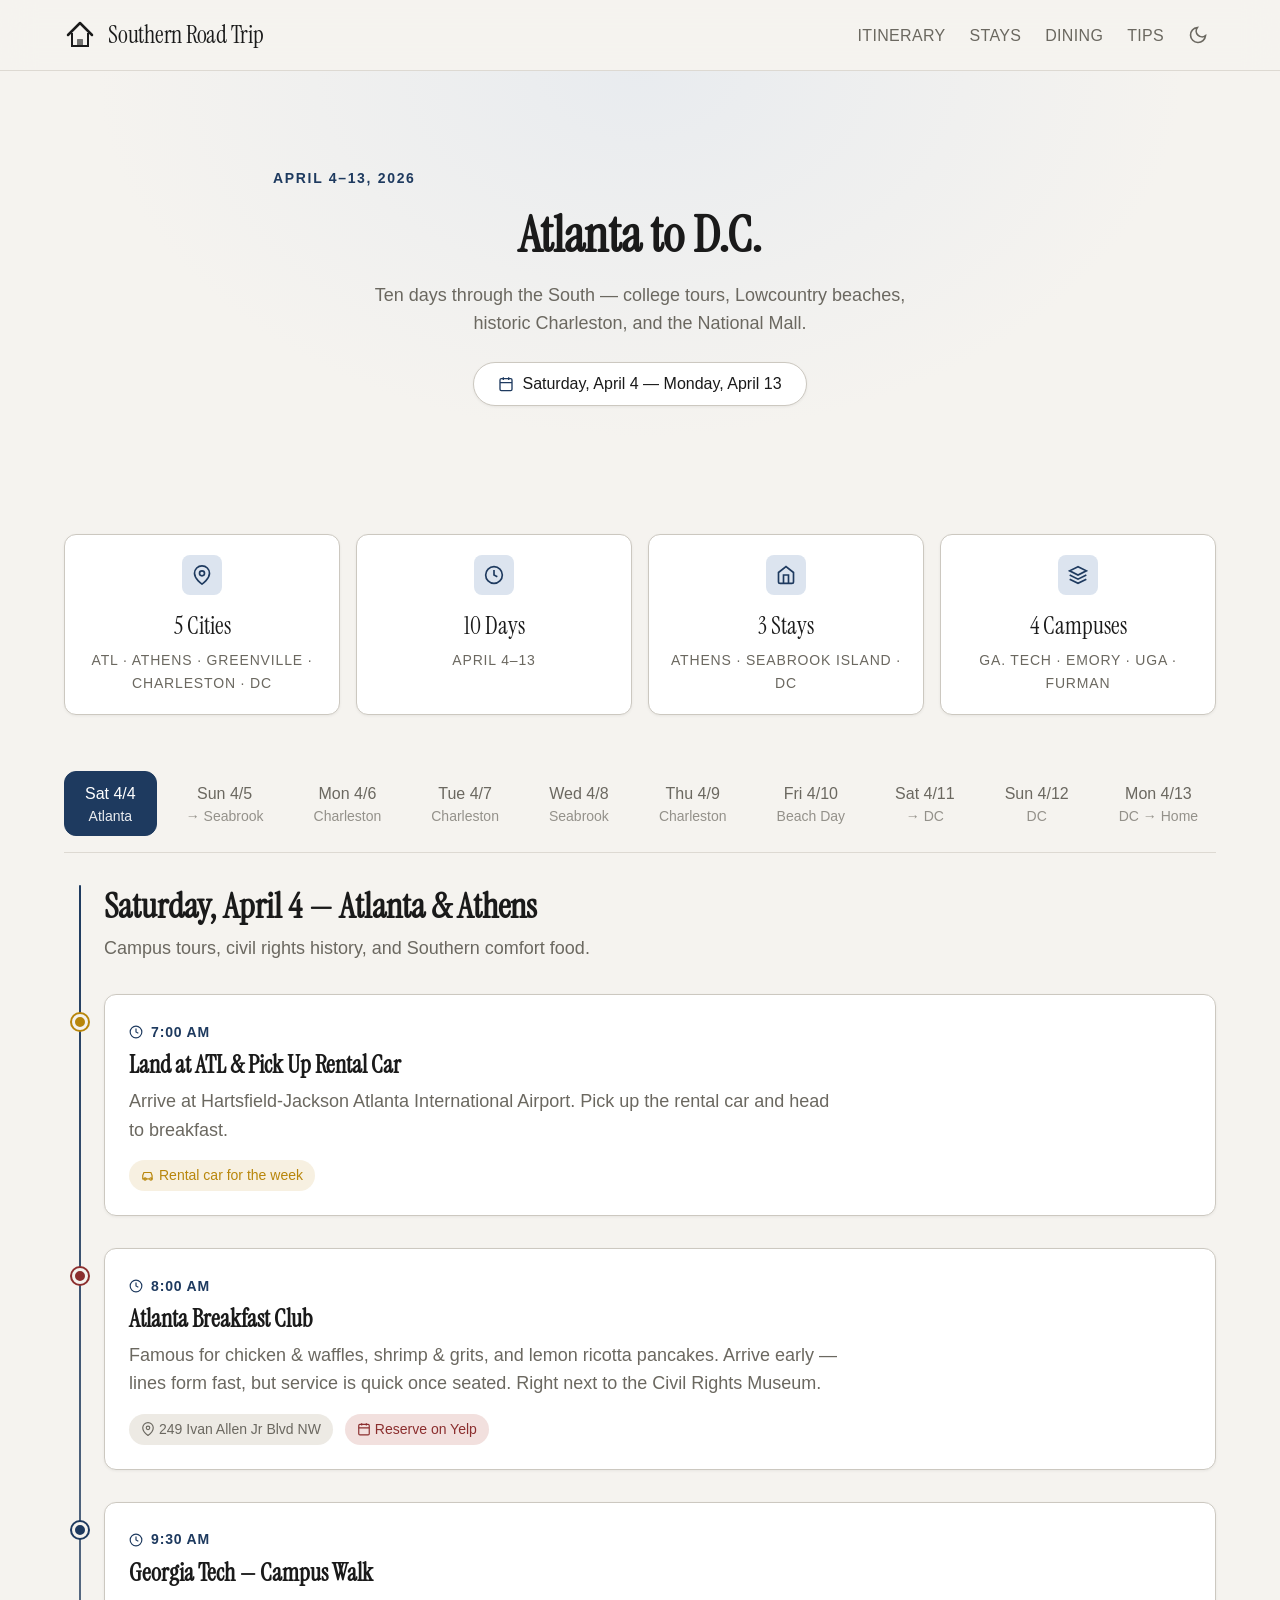
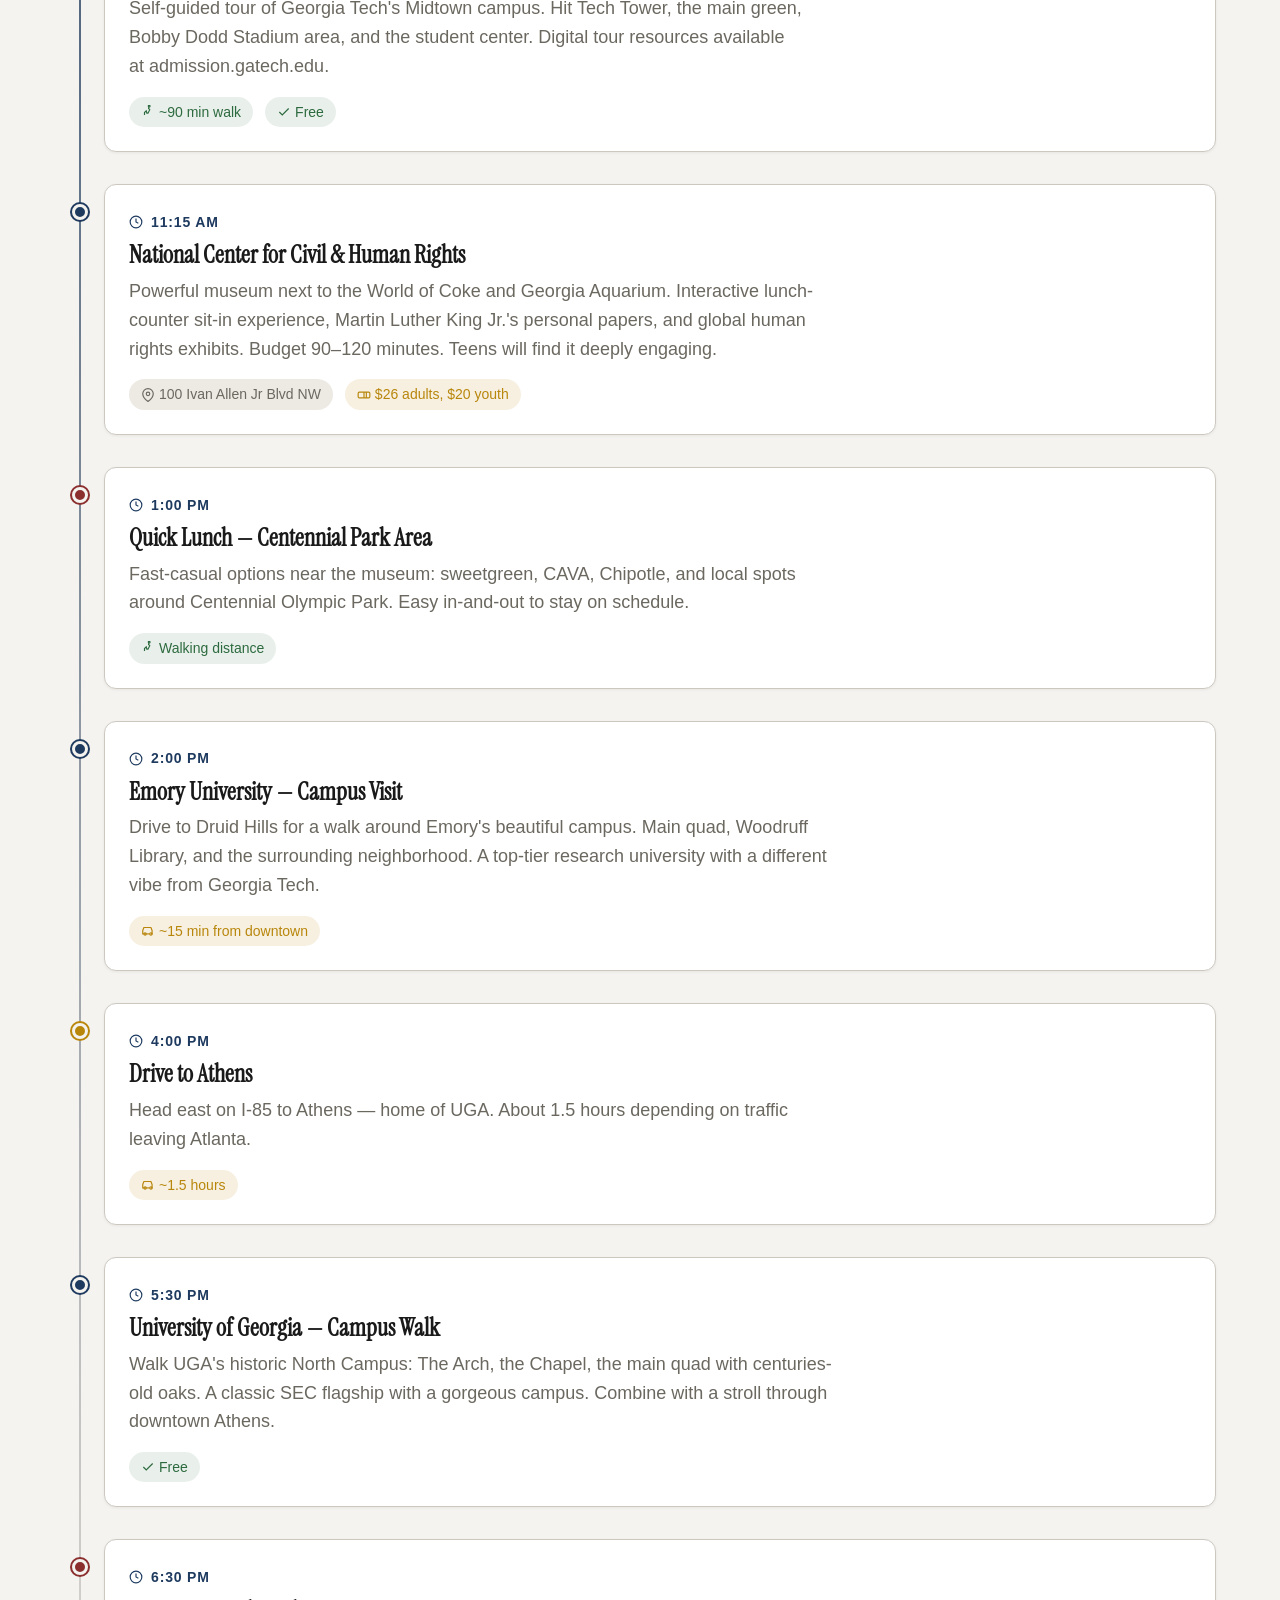
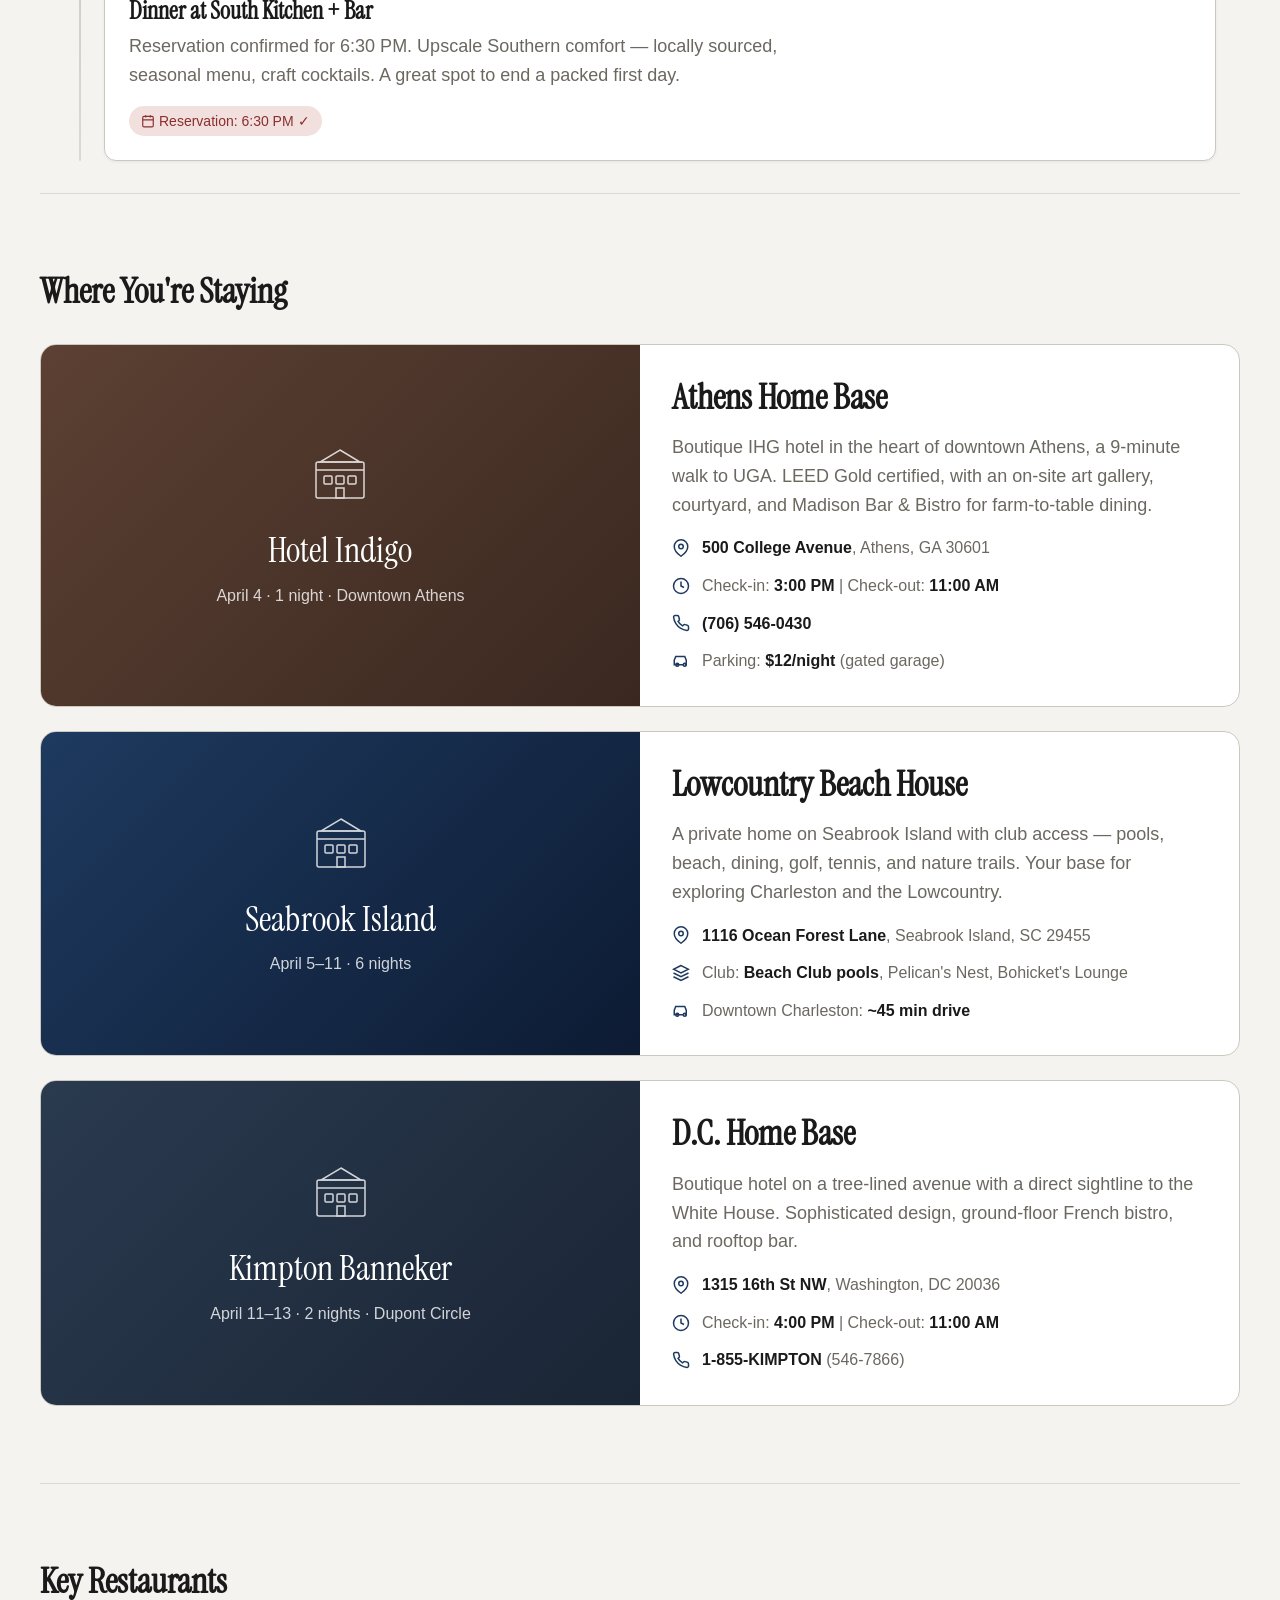
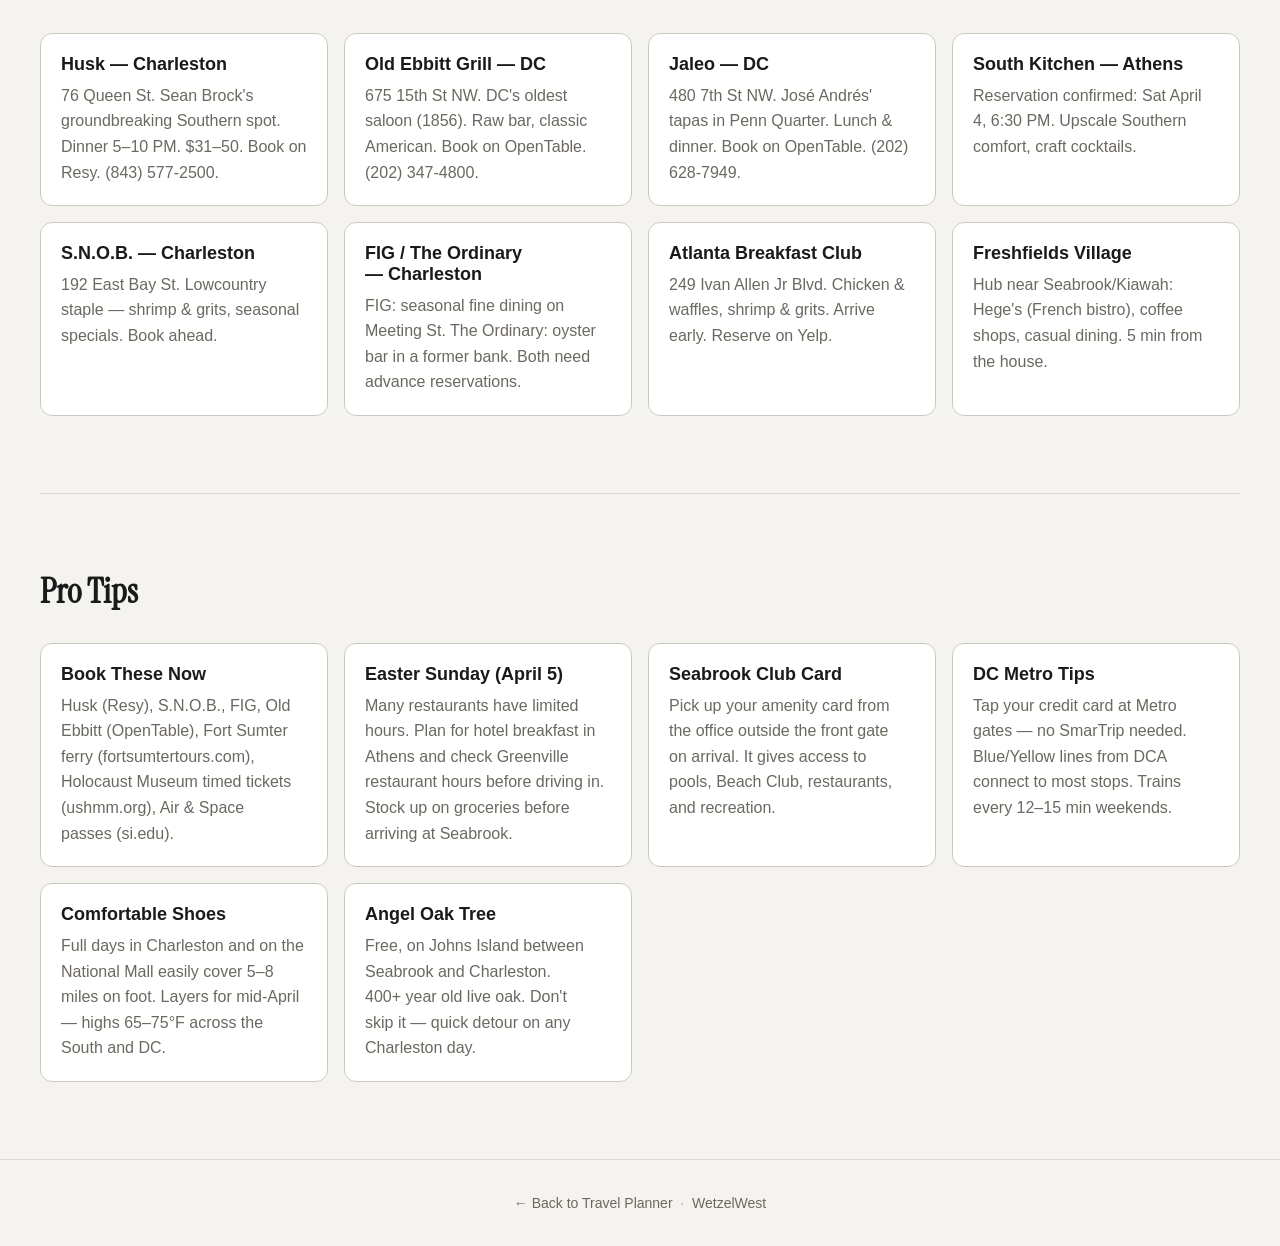
<file: travel/southern-roadtrip-2026/index.html>
<!DOCTYPE html>
<html lang="en">
<head>
<meta charset="UTF-8">
<meta name="viewport" content="width=device-width, initial-scale=1.0">
<meta name="robots" content="noindex, nofollow">
<title>Southern Roadtrip 2026 — Wetzel Family</title>
<meta name="description" content="Interactive itinerary: Atlanta, Athens, Greenville, Charleston/Seabrook Island, and Washington DC. April 4-13, 2026.">

<link rel="preconnect" href="https://fonts.googleapis.com">
<link rel="preconnect" href="https://fonts.gstatic.com" crossorigin>
<link href="https://fonts.googleapis.com/css2?family=Instrument+Serif:ital@0;1&display=swap" rel="stylesheet">
<link href="https://api.fontshare.com/v2/css?f[]=satoshi@300,400,500,600,700&display=swap" rel="stylesheet">

<link rel="stylesheet" href="./base.css">
<link rel="stylesheet" href="./style.css">
</head>
<body>

<!-- ===== HEADER ===== -->
<header class="header">
  <div class="container header-inner">
    <a href="/travel" class="logo" aria-label="Back to Travel Planner">
      <svg viewBox="0 0 32 32" fill="none" xmlns="http://www.w3.org/2000/svg" aria-hidden="true">
        <path d="M4 16 L16 4 L28 16" stroke="currentColor" stroke-width="2.5" fill="none" stroke-linecap="round" stroke-linejoin="round"/>
        <path d="M8 14 L8 27 L24 27 L24 14" stroke="currentColor" stroke-width="2" fill="none"/>
        <rect x="13" y="20" width="6" height="7" rx="0.5" fill="currentColor" opacity="0.6"/>
      </svg>
      <span class="logo-text">Southern Road Trip</span>
    </a>
    <div class="header-actions">
      <nav>
        <ul class="nav-links" role="list">
          <li><a href="#itinerary" class="active">Itinerary</a></li>
          <li><a href="#stays">Stays</a></li>
          <li><a href="#dining">Dining</a></li>
          <li><a href="#tips">Tips</a></li>
        </ul>
      </nav>
      <button class="theme-toggle" data-theme-toggle aria-label="Switch to dark mode">
        <svg width="20" height="20" viewBox="0 0 24 24" fill="none" stroke="currentColor" stroke-width="2"><path d="M21 12.79A9 9 0 1 1 11.21 3 7 7 0 0 0 21 12.79z"/></svg>
      </button>
    </div>
  </div>
</header>

<!-- ===== HERO ===== -->
<section class="hero">
  <div class="container">
    <p class="hero-overline">April 4–13, 2026</p>
    <h1>Atlanta to D.C.</h1>
    <p class="hero-subtitle">Ten days through the South — college tours, Lowcountry beaches, historic Charleston, and the National Mall.</p>
    <div class="hero-dates">
      <svg viewBox="0 0 24 24" fill="none" stroke="currentColor" stroke-width="2"><rect x="3" y="4" width="18" height="18" rx="2"/><path d="M16 2v4M8 2v4M3 10h18"/></svg>
      Saturday, April 4 — Monday, April 13
    </div>
  </div>
</section>

<!-- ===== QUICK STATS ===== -->
<section class="container">
  <div class="quick-stats">
    <div class="stat-card reveal">
      <div class="stat-icon">
        <svg viewBox="0 0 24 24" fill="none" stroke="currentColor" stroke-width="2"><path d="M21 10c0 7-9 13-9 13s-9-6-9-13a9 9 0 0118 0z"/><circle cx="12" cy="10" r="3"/></svg>
      </div>
      <div class="stat-value">5 Cities</div>
      <div class="stat-label">ATL · Athens · Greenville · Charleston · DC</div>
    </div>
    <div class="stat-card reveal">
      <div class="stat-icon">
        <svg viewBox="0 0 24 24" fill="none" stroke="currentColor" stroke-width="2"><circle cx="12" cy="12" r="10"/><polyline points="12,6 12,12 16,14"/></svg>
      </div>
      <div class="stat-value">10 Days</div>
      <div class="stat-label">April 4–13</div>
    </div>
    <div class="stat-card reveal">
      <div class="stat-icon">
        <svg viewBox="0 0 24 24" fill="none" stroke="currentColor" stroke-width="2"><path d="M3 9l9-7 9 7v11a2 2 0 01-2 2H5a2 2 0 01-2-2z"/><polyline points="9,22 9,12 15,12 15,22"/></svg>
      </div>
      <div class="stat-value">3 Stays</div>
      <div class="stat-label">Athens · Seabrook Island · DC</div>
    </div>
    <div class="stat-card reveal">
      <div class="stat-icon">
        <svg viewBox="0 0 24 24" fill="none" stroke="currentColor" stroke-width="2"><path d="M12 2L2 7l10 5 10-5-10-5zM2 17l10 5 10-5M2 12l10 5 10-5"/></svg>
      </div>
      <div class="stat-value">4 Campuses</div>
      <div class="stat-label">Ga. Tech · Emory · UGA · Furman</div>
    </div>
  </div>
</section>

<!-- ===== ITINERARY ===== -->
<section id="itinerary" class="container">
  <div class="day-nav" role="tablist" aria-label="Select day">
    <button class="day-tab active" role="tab" aria-selected="true" data-day="1">Sat 4/4<span class="tab-city">Atlanta</span></button>
    <button class="day-tab" role="tab" aria-selected="false" data-day="2">Sun 4/5<span class="tab-city">→ Seabrook</span></button>
    <button class="day-tab" role="tab" aria-selected="false" data-day="3">Mon 4/6<span class="tab-city">Charleston</span></button>
    <button class="day-tab" role="tab" aria-selected="false" data-day="4">Tue 4/7<span class="tab-city">Charleston</span></button>
    <button class="day-tab" role="tab" aria-selected="false" data-day="5">Wed 4/8<span class="tab-city">Seabrook</span></button>
    <button class="day-tab" role="tab" aria-selected="false" data-day="6">Thu 4/9<span class="tab-city">Charleston</span></button>
    <button class="day-tab" role="tab" aria-selected="false" data-day="7">Fri 4/10<span class="tab-city">Beach Day</span></button>
    <button class="day-tab" role="tab" aria-selected="false" data-day="8">Sat 4/11<span class="tab-city">→ DC</span></button>
    <button class="day-tab" role="tab" aria-selected="false" data-day="9">Sun 4/12<span class="tab-city">DC</span></button>
    <button class="day-tab" role="tab" aria-selected="false" data-day="10">Mon 4/13<span class="tab-city">DC → Home</span></button>
    <button class="day-tab" role="tab" aria-selected="false" data-day="all">All Days</button>
  </div>

  <!-- ============================================ -->
  <!-- DAY 1: Saturday, April 4 — Atlanta → Athens -->
  <!-- ============================================ -->
  <div class="timeline" data-day-content="1">
    <div class="day-header reveal">
      <h2>Saturday, April 4 — Atlanta &amp; Athens</h2>
      <p class="day-subtitle">Campus tours, civil rights history, and Southern comfort food.</p>
    </div>

    <div class="timeline-item">
      <div class="timeline-dot transit"></div>
      <div class="timeline-card">
        <div class="timeline-time"><svg width="14" height="14" viewBox="0 0 24 24" fill="none" stroke="currentColor" stroke-width="2"><circle cx="12" cy="12" r="10"/><polyline points="12,6 12,12 16,14"/></svg> 7:00 AM</div>
        <h3>Land at ATL &amp; Pick Up Rental Car</h3>
        <p>Arrive at Hartsfield-Jackson Atlanta International Airport. Pick up the rental car and head to breakfast.</p>
        <div class="timeline-meta">
          <span class="meta-tag car"><svg viewBox="0 0 24 24" fill="none" stroke="currentColor" stroke-width="2"><path d="M7 17m-2 0a2 2 0 104 0 2 2 0 10-4 0M17 17m-2 0a2 2 0 104 0 2 2 0 10-4 0"/><path d="M5 17H3v-6l2-5h12l2 5v6h-2"/><path d="M5 17h10"/></svg> Rental car for the week</span>
        </div>
      </div>
    </div>

    <div class="timeline-item">
      <div class="timeline-dot meal"></div>
      <div class="timeline-card">
        <div class="timeline-time"><svg width="14" height="14" viewBox="0 0 24 24" fill="none" stroke="currentColor" stroke-width="2"><circle cx="12" cy="12" r="10"/><polyline points="12,6 12,12 16,14"/></svg> 8:00 AM</div>
        <h3>Atlanta Breakfast Club</h3>
        <p>Famous for chicken &amp; waffles, shrimp &amp; grits, and lemon ricotta pancakes. Arrive early — lines form fast, but service is quick once seated. Right next to the Civil Rights Museum.</p>
        <div class="timeline-meta">
          <span class="meta-tag"><svg viewBox="0 0 24 24" fill="none" stroke="currentColor" stroke-width="2"><path d="M21 10c0 7-9 13-9 13s-9-6-9-13a9 9 0 0118 0z"/><circle cx="12" cy="10" r="3"/></svg> 249 Ivan Allen Jr Blvd NW</span>
          <span class="meta-tag reservation"><svg viewBox="0 0 24 24" fill="none" stroke="currentColor" stroke-width="2"><rect x="3" y="4" width="18" height="18" rx="2"/><path d="M16 2v4M8 2v4M3 10h18"/></svg> Reserve on Yelp</span>
        </div>
      </div>
    </div>

    <div class="timeline-item">
      <div class="timeline-dot"></div>
      <div class="timeline-card">
        <div class="timeline-time"><svg width="14" height="14" viewBox="0 0 24 24" fill="none" stroke="currentColor" stroke-width="2"><circle cx="12" cy="12" r="10"/><polyline points="12,6 12,12 16,14"/></svg> 9:30 AM</div>
        <h3>Georgia Tech — Campus Walk</h3>
        <p>Self-guided tour of Georgia Tech's Midtown campus. Hit Tech Tower, the main green, Bobby Dodd Stadium area, and the student center. Digital tour resources available at admission.gatech.edu.</p>
        <div class="timeline-meta">
          <span class="meta-tag walk"><svg viewBox="0 0 24 24" fill="none" stroke="currentColor" stroke-width="2"><path d="M13 4v2l2 2-3 6h-2l-1-4-3 3v4"/><circle cx="14" cy="2" r="1.5"/></svg> ~90 min walk</span>
          <span class="meta-tag free"><svg viewBox="0 0 24 24" fill="none" stroke="currentColor" stroke-width="2"><polyline points="20,6 9,17 4,12"/></svg> Free</span>
        </div>
      </div>
    </div>

    <div class="timeline-item">
      <div class="timeline-dot"></div>
      <div class="timeline-card">
        <div class="timeline-time"><svg width="14" height="14" viewBox="0 0 24 24" fill="none" stroke="currentColor" stroke-width="2"><circle cx="12" cy="12" r="10"/><polyline points="12,6 12,12 16,14"/></svg> 11:15 AM</div>
        <h3>National Center for Civil &amp; Human Rights</h3>
        <p>Powerful museum next to the World of Coke and Georgia Aquarium. Interactive lunch-counter sit-in experience, Martin Luther King Jr.'s personal papers, and global human rights exhibits. Budget 90–120 minutes. Teens will find it deeply engaging.</p>
        <div class="timeline-meta">
          <span class="meta-tag"><svg viewBox="0 0 24 24" fill="none" stroke="currentColor" stroke-width="2"><path d="M21 10c0 7-9 13-9 13s-9-6-9-13a9 9 0 0118 0z"/><circle cx="12" cy="10" r="3"/></svg> 100 Ivan Allen Jr Blvd NW</span>
          <span class="meta-tag tickets"><svg viewBox="0 0 24 24" fill="none" stroke="currentColor" stroke-width="2"><rect x="2" y="7" width="20" height="10" rx="2"/><path d="M16 7v10M12 7v10"/></svg> $26 adults, $20 youth</span>
        </div>
      </div>
    </div>

    <div class="timeline-item">
      <div class="timeline-dot meal"></div>
      <div class="timeline-card">
        <div class="timeline-time"><svg width="14" height="14" viewBox="0 0 24 24" fill="none" stroke="currentColor" stroke-width="2"><circle cx="12" cy="12" r="10"/><polyline points="12,6 12,12 16,14"/></svg> 1:00 PM</div>
        <h3>Quick Lunch — Centennial Park Area</h3>
        <p>Fast-casual options near the museum: sweetgreen, CAVA, Chipotle, and local spots around Centennial Olympic Park. Easy in-and-out to stay on schedule.</p>
        <div class="timeline-meta">
          <span class="meta-tag walk"><svg viewBox="0 0 24 24" fill="none" stroke="currentColor" stroke-width="2"><path d="M13 4v2l2 2-3 6h-2l-1-4-3 3v4"/><circle cx="14" cy="2" r="1.5"/></svg> Walking distance</span>
        </div>
      </div>
    </div>

    <div class="timeline-item">
      <div class="timeline-dot"></div>
      <div class="timeline-card">
        <div class="timeline-time"><svg width="14" height="14" viewBox="0 0 24 24" fill="none" stroke="currentColor" stroke-width="2"><circle cx="12" cy="12" r="10"/><polyline points="12,6 12,12 16,14"/></svg> 2:00 PM</div>
        <h3>Emory University — Campus Visit</h3>
        <p>Drive to Druid Hills for a walk around Emory's beautiful campus. Main quad, Woodruff Library, and the surrounding neighborhood. A top-tier research university with a different vibe from Georgia Tech.</p>
        <div class="timeline-meta">
          <span class="meta-tag car"><svg viewBox="0 0 24 24" fill="none" stroke="currentColor" stroke-width="2"><path d="M7 17m-2 0a2 2 0 104 0 2 2 0 10-4 0M17 17m-2 0a2 2 0 104 0 2 2 0 10-4 0"/><path d="M5 17H3v-6l2-5h12l2 5v6h-2"/><path d="M5 17h10"/></svg> ~15 min from downtown</span>
        </div>
      </div>
    </div>

    <div class="timeline-item">
      <div class="timeline-dot transit"></div>
      <div class="timeline-card">
        <div class="timeline-time"><svg width="14" height="14" viewBox="0 0 24 24" fill="none" stroke="currentColor" stroke-width="2"><circle cx="12" cy="12" r="10"/><polyline points="12,6 12,12 16,14"/></svg> 4:00 PM</div>
        <h3>Drive to Athens</h3>
        <p>Head east on I-85 to Athens — home of UGA. About 1.5 hours depending on traffic leaving Atlanta.</p>
        <div class="timeline-meta">
          <span class="meta-tag car"><svg viewBox="0 0 24 24" fill="none" stroke="currentColor" stroke-width="2"><path d="M7 17m-2 0a2 2 0 104 0 2 2 0 10-4 0M17 17m-2 0a2 2 0 104 0 2 2 0 10-4 0"/><path d="M5 17H3v-6l2-5h12l2 5v6h-2"/><path d="M5 17h10"/></svg> ~1.5 hours</span>
        </div>
      </div>
    </div>

    <div class="timeline-item">
      <div class="timeline-dot"></div>
      <div class="timeline-card">
        <div class="timeline-time"><svg width="14" height="14" viewBox="0 0 24 24" fill="none" stroke="currentColor" stroke-width="2"><circle cx="12" cy="12" r="10"/><polyline points="12,6 12,12 16,14"/></svg> 5:30 PM</div>
        <h3>University of Georgia — Campus Walk</h3>
        <p>Walk UGA's historic North Campus: The Arch, the Chapel, the main quad with centuries-old oaks. A classic SEC flagship with a gorgeous campus. Combine with a stroll through downtown Athens.</p>
        <div class="timeline-meta">
          <span class="meta-tag free"><svg viewBox="0 0 24 24" fill="none" stroke="currentColor" stroke-width="2"><polyline points="20,6 9,17 4,12"/></svg> Free</span>
        </div>
      </div>
    </div>

    <div class="timeline-item">
      <div class="timeline-dot meal"></div>
      <div class="timeline-card">
        <div class="timeline-time"><svg width="14" height="14" viewBox="0 0 24 24" fill="none" stroke="currentColor" stroke-width="2"><circle cx="12" cy="12" r="10"/><polyline points="12,6 12,12 16,14"/></svg> 6:30 PM</div>
        <h3>Dinner at South Kitchen + Bar</h3>
        <p>Reservation confirmed for 6:30 PM. Upscale Southern comfort — locally sourced, seasonal menu, craft cocktails. A great spot to end a packed first day.</p>
        <div class="timeline-meta">
          <span class="meta-tag reservation"><svg viewBox="0 0 24 24" fill="none" stroke="currentColor" stroke-width="2"><rect x="3" y="4" width="18" height="18" rx="2"/><path d="M16 2v4M8 2v4M3 10h18"/></svg> Reservation: 6:30 PM ✓</span>
        </div>
      </div>
    </div>
  </div>

  <!-- ======================================================= -->
  <!-- DAY 2: Sunday, April 5 — Athens → Greenville → Seabrook -->
  <!-- ======================================================= -->
  <div class="timeline" data-day-content="2" style="display:none;">
    <div class="day-header reveal">
      <h2>Sunday, April 5 — Easter Sunday Road Day</h2>
      <p class="day-subtitle">Athens → Greenville → Seabrook Island. Note: Easter Sunday — some businesses may have limited hours.</p>
    </div>

    <div class="timeline-item">
      <div class="timeline-dot"></div>
      <div class="timeline-card">
        <div class="timeline-time"><svg width="14" height="14" viewBox="0 0 24 24" fill="none" stroke="currentColor" stroke-width="2"><circle cx="12" cy="12" r="10"/><polyline points="12,6 12,12 16,14"/></svg> 8:30 AM</div>
        <h3>Depart Athens</h3>
        <p>Check out of Hotel Indigo and hit the road toward Greenville, SC. Grab hotel breakfast or a quick coffee before departure.</p>
        <div class="timeline-meta">
          <span class="meta-tag car"><svg viewBox="0 0 24 24" fill="none" stroke="currentColor" stroke-width="2"><path d="M7 17m-2 0a2 2 0 104 0 2 2 0 10-4 0M17 17m-2 0a2 2 0 104 0 2 2 0 10-4 0"/><path d="M5 17H3v-6l2-5h12l2 5v6h-2"/><path d="M5 17h10"/></svg> ~2 hrs to Greenville</span>
        </div>
      </div>
    </div>

    <div class="timeline-item">
      <div class="timeline-dot"></div>
      <div class="timeline-card">
        <div class="timeline-time"><svg width="14" height="14" viewBox="0 0 24 24" fill="none" stroke="currentColor" stroke-width="2"><circle cx="12" cy="12" r="10"/><polyline points="12,6 12,12 16,14"/></svg> 10:30 AM</div>
        <h3>Greenville — Falls Park &amp; Main Street</h3>
        <p>Walk across the iconic Liberty Bridge over the Reedy River falls — one of America's best city parks (USA Today Top 10). Stroll down Main Street with its shops, galleries, and public art. Consider a quick Furman University drive-by if Wyatt is interested (10 min away).</p>
        <div class="timeline-meta">
          <span class="meta-tag free"><svg viewBox="0 0 24 24" fill="none" stroke="currentColor" stroke-width="2"><polyline points="20,6 9,17 4,12"/></svg> Free</span>
          <span class="meta-tag walk"><svg viewBox="0 0 24 24" fill="none" stroke="currentColor" stroke-width="2"><path d="M13 4v2l2 2-3 6h-2l-1-4-3 3v4"/><circle cx="14" cy="2" r="1.5"/></svg> 60-90 min stroll</span>
        </div>
      </div>
    </div>

    <div class="timeline-item">
      <div class="timeline-dot meal"></div>
      <div class="timeline-card">
        <div class="timeline-time"><svg width="14" height="14" viewBox="0 0 24 24" fill="none" stroke="currentColor" stroke-width="2"><circle cx="12" cy="12" r="10"/><polyline points="12,6 12,12 16,14"/></svg> 12:00 PM</div>
        <h3>Lunch in Greenville</h3>
        <p>Easter Sunday — check hours in advance. Passerelle Bistro (French, overlooking the falls) or Jianna (modern Italian with park views) are great options. Many Main Street spots will be open for brunch/lunch.</p>
        <div class="timeline-meta">
          <span class="meta-tag reservation"><svg viewBox="0 0 24 24" fill="none" stroke="currentColor" stroke-width="2"><rect x="3" y="4" width="18" height="18" rx="2"/><path d="M16 2v4M8 2v4M3 10h18"/></svg> Check Easter hours</span>
        </div>
      </div>
    </div>

    <div class="timeline-item">
      <div class="timeline-dot transit"></div>
      <div class="timeline-card">
        <div class="timeline-time"><svg width="14" height="14" viewBox="0 0 24 24" fill="none" stroke="currentColor" stroke-width="2"><circle cx="12" cy="12" r="10"/><polyline points="12,6 12,12 16,14"/></svg> 1:30 PM</div>
        <h3>Drive to Seabrook Island</h3>
        <p>Head south on I-85 to I-26, then follow signs toward Charleston and the sea islands. Stop at a Harris Teeter or Costco (off I-26 near Charleston) to stock up the house for the week.</p>
        <div class="timeline-meta">
          <span class="meta-tag car"><svg viewBox="0 0 24 24" fill="none" stroke="currentColor" stroke-width="2"><path d="M7 17m-2 0a2 2 0 104 0 2 2 0 10-4 0M17 17m-2 0a2 2 0 104 0 2 2 0 10-4 0"/><path d="M5 17H3v-6l2-5h12l2 5v6h-2"/><path d="M5 17h10"/></svg> ~3.5–4 hrs (with grocery stop)</span>
        </div>
      </div>
    </div>

    <div class="timeline-item">
      <div class="timeline-dot"></div>
      <div class="timeline-card">
        <div class="timeline-time"><svg width="14" height="14" viewBox="0 0 24 24" fill="none" stroke="currentColor" stroke-width="2"><circle cx="12" cy="12" r="10"/><polyline points="12,6 12,12 16,14"/></svg> 5:30 PM</div>
        <h3>Arrive at Seabrook Island</h3>
        <p>Settle into 1116 Ocean Forest Lane. Get your Seabrook Island Club amenity card from the office outside the front gate. Explore the beach, unpack, and relax after two days on the road.</p>
        <div class="timeline-meta">
          <span class="meta-tag"><svg viewBox="0 0 24 24" fill="none" stroke="currentColor" stroke-width="2"><path d="M3 9l9-7 9 7v11a2 2 0 01-2 2H5a2 2 0 01-2-2z"/></svg> 1116 Ocean Forest Lane</span>
        </div>
      </div>
    </div>

    <div class="timeline-item">
      <div class="timeline-dot meal"></div>
      <div class="timeline-card">
        <div class="timeline-time"><svg width="14" height="14" viewBox="0 0 24 24" fill="none" stroke="currentColor" stroke-width="2"><circle cx="12" cy="12" r="10"/><polyline points="12,6 12,12 16,14"/></svg> Evening</div>
        <h3>Easter Dinner at Seabrook or Freshfields</h3>
        <p>Pelican's Nest (oceanfront at the Beach Club) or cook in with your groceries for a relaxed Easter evening. Freshfields Village (5 min drive) has additional options if open.</p>
        <div class="timeline-meta">
          <span class="meta-tag"><svg viewBox="0 0 24 24" fill="none" stroke="currentColor" stroke-width="2"><circle cx="12" cy="12" r="10"/><polyline points="12,6 12,12 16,14"/></svg> Check holiday hours</span>
        </div>
      </div>
    </div>
  </div>

  <!-- ============================================ -->
  <!-- DAY 3: Monday, April 6 — Downtown Charleston -->
  <!-- ============================================ -->
  <div class="timeline" data-day-content="3" style="display:none;">
    <div class="day-header reveal">
      <h2>Monday, April 6 — Downtown Charleston</h2>
      <p class="day-subtitle">History, architecture, and world-class food in the Holy City.</p>
    </div>

    <div class="timeline-item">
      <div class="timeline-dot"></div>
      <div class="timeline-card">
        <div class="timeline-time"><svg width="14" height="14" viewBox="0 0 24 24" fill="none" stroke="currentColor" stroke-width="2"><circle cx="12" cy="12" r="10"/><polyline points="12,6 12,12 16,14"/></svg> 9:00 AM</div>
        <h3>Drive to Downtown Charleston</h3>
        <p>Head into the historic district (~45 min from Seabrook). Stop at Angel Oak Tree on Johns Island along the way — a 400+ year old live oak, free to visit, and absolutely stunning.</p>
        <div class="timeline-meta">
          <span class="meta-tag car"><svg viewBox="0 0 24 24" fill="none" stroke="currentColor" stroke-width="2"><path d="M7 17m-2 0a2 2 0 104 0 2 2 0 10-4 0M17 17m-2 0a2 2 0 104 0 2 2 0 10-4 0"/><path d="M5 17H3v-6l2-5h12l2 5v6h-2"/><path d="M5 17h10"/></svg> ~45 min to downtown</span>
          <span class="meta-tag free"><svg viewBox="0 0 24 24" fill="none" stroke="currentColor" stroke-width="2"><polyline points="20,6 9,17 4,12"/></svg> Angel Oak: Free</span>
        </div>
      </div>
    </div>

    <div class="timeline-item">
      <div class="timeline-dot"></div>
      <div class="timeline-card">
        <div class="timeline-time"><svg width="14" height="14" viewBox="0 0 24 24" fill="none" stroke="currentColor" stroke-width="2"><circle cx="12" cy="12" r="10"/><polyline points="12,6 12,12 16,14"/></svg> 10:30 AM</div>
        <h3>The Battery &amp; Rainbow Row Walk</h3>
        <p>Walk the seawall along The Battery with views of Charleston Harbor, then stroll past the colorful Georgian rowhouses of Rainbow Row on East Bay Street. Continue up to the historic City Market.</p>
        <div class="timeline-meta">
          <span class="meta-tag walk"><svg viewBox="0 0 24 24" fill="none" stroke="currentColor" stroke-width="2"><path d="M13 4v2l2 2-3 6h-2l-1-4-3 3v4"/><circle cx="14" cy="2" r="1.5"/></svg> ~2 miles, 90 min</span>
          <span class="meta-tag free"><svg viewBox="0 0 24 24" fill="none" stroke="currentColor" stroke-width="2"><polyline points="20,6 9,17 4,12"/></svg> Free</span>
        </div>
      </div>
    </div>

    <div class="timeline-item">
      <div class="timeline-dot meal"></div>
      <div class="timeline-card">
        <div class="timeline-time"><svg width="14" height="14" viewBox="0 0 24 24" fill="none" stroke="currentColor" stroke-width="2"><circle cx="12" cy="12" r="10"/><polyline points="12,6 12,12 16,14"/></svg> 12:30 PM</div>
        <h3>Lunch at S.N.O.B.</h3>
        <p>Slightly North of Broad — a Charleston institution for Lowcountry cuisine. Shrimp &amp; grits, pork chop, and seasonal specials. Located in a converted warehouse on East Bay.</p>
        <div class="timeline-meta">
          <span class="meta-tag reservation"><svg viewBox="0 0 24 24" fill="none" stroke="currentColor" stroke-width="2"><rect x="3" y="4" width="18" height="18" rx="2"/><path d="M16 2v4M8 2v4M3 10h18"/></svg> Book ahead</span>
        </div>
      </div>
    </div>

    <div class="timeline-item">
      <div class="timeline-dot"></div>
      <div class="timeline-card">
        <div class="timeline-time"><svg width="14" height="14" viewBox="0 0 24 24" fill="none" stroke="currentColor" stroke-width="2"><circle cx="12" cy="12" r="10"/><polyline points="12,6 12,12 16,14"/></svg> 2:00 PM</div>
        <h3>Old South Carriage Tour</h3>
        <p>One-hour horse-drawn carriage ride through the historic district. Covers 30+ points of interest with a knowledgeable guide. A great overview of the city's 350+ year history before exploring on your own.</p>
        <div class="timeline-meta">
          <span class="meta-tag tickets"><svg viewBox="0 0 24 24" fill="none" stroke="currentColor" stroke-width="2"><rect x="2" y="7" width="20" height="10" rx="2"/><path d="M16 7v10M12 7v10"/></svg> ~$48/person</span>
        </div>
      </div>
    </div>

    <div class="timeline-item">
      <div class="timeline-dot"></div>
      <div class="timeline-card">
        <div class="timeline-time"><svg width="14" height="14" viewBox="0 0 24 24" fill="none" stroke="currentColor" stroke-width="2"><circle cx="12" cy="12" r="10"/><polyline points="12,6 12,12 16,14"/></svg> 3:30 PM</div>
        <h3>King Street Shopping &amp; Exploration</h3>
        <p>Browse the shops, galleries, and cafés along King Street — Charleston's main commercial corridor. College of Charleston's campus is right here too if Wyatt wants a quick look.</p>
        <div class="timeline-meta">
          <span class="meta-tag walk"><svg viewBox="0 0 24 24" fill="none" stroke="currentColor" stroke-width="2"><path d="M13 4v2l2 2-3 6h-2l-1-4-3 3v4"/><circle cx="14" cy="2" r="1.5"/></svg> Walking</span>
        </div>
      </div>
    </div>

    <div class="timeline-item">
      <div class="timeline-dot meal"></div>
      <div class="timeline-card">
        <div class="timeline-time"><svg width="14" height="14" viewBox="0 0 24 24" fill="none" stroke="currentColor" stroke-width="2"><circle cx="12" cy="12" r="10"/><polyline points="12,6 12,12 16,14"/></svg> 6:00 PM</div>
        <h3>Dinner at Husk</h3>
        <p>Sean Brock's groundbreaking Southern restaurant at 76 Queen St. The menu changes daily based on what's in season — every ingredient sourced from the South. Book well in advance on Resy. Dinner 5–10 PM, $31–50 range.</p>
        <div class="timeline-meta">
          <span class="meta-tag"><svg viewBox="0 0 24 24" fill="none" stroke="currentColor" stroke-width="2"><path d="M21 10c0 7-9 13-9 13s-9-6-9-13a9 9 0 0118 0z"/><circle cx="12" cy="10" r="3"/></svg> 76 Queen St</span>
          <span class="meta-tag reservation"><svg viewBox="0 0 24 24" fill="none" stroke="currentColor" stroke-width="2"><rect x="3" y="4" width="18" height="18" rx="2"/><path d="M16 2v4M8 2v4M3 10h18"/></svg> Book on Resy</span>
        </div>
      </div>
    </div>
  </div>

  <!-- =============================================== -->
  <!-- DAY 4: Tuesday, April 7 — Plantation & Fort Sumter -->
  <!-- =============================================== -->
  <div class="timeline" data-day-content="4" style="display:none;">
    <div class="day-header reveal">
      <h2>Tuesday, April 7 — Plantation &amp; Fort Sumter</h2>
      <p class="day-subtitle">America's oldest gardens and the birthplace of the Civil War.</p>
    </div>

    <div class="timeline-item">
      <div class="timeline-dot"></div>
      <div class="timeline-card">
        <div class="timeline-time"><svg width="14" height="14" viewBox="0 0 24 24" fill="none" stroke="currentColor" stroke-width="2"><circle cx="12" cy="12" r="10"/><polyline points="12,6 12,12 16,14"/></svg> 9:00 AM</div>
        <h3>Middleton Place Plantation</h3>
        <p>America's oldest landscaped gardens, founded 1741. 110 acres including gardens, house museum, stableyards, and Eliza's House. Take the guided garden tour (included) and the "Beyond the Fields" talk about enslaved people who built the plantation. Azaleas should be in bloom. Budget 3–4 hours. On Ashley River Road, halfway between Seabrook and downtown.</p>
        <div class="timeline-meta">
          <span class="meta-tag"><svg viewBox="0 0 24 24" fill="none" stroke="currentColor" stroke-width="2"><path d="M21 10c0 7-9 13-9 13s-9-6-9-13a9 9 0 0118 0z"/><circle cx="12" cy="10" r="3"/></svg> 4300 Ashley River Rd</span>
          <span class="meta-tag tickets"><svg viewBox="0 0 24 24" fill="none" stroke="currentColor" stroke-width="2"><rect x="2" y="7" width="20" height="10" rx="2"/><path d="M16 7v10M12 7v10"/></svg> ~$45/adult</span>
          <span class="meta-tag"><svg viewBox="0 0 24 24" fill="none" stroke="currentColor" stroke-width="2"><circle cx="12" cy="12" r="10"/><polyline points="12,6 12,12 16,14"/></svg> 9 AM – 5 PM</span>
        </div>
      </div>
    </div>

    <div class="timeline-item">
      <div class="timeline-dot meal"></div>
      <div class="timeline-card">
        <div class="timeline-time"><svg width="14" height="14" viewBox="0 0 24 24" fill="none" stroke="currentColor" stroke-width="2"><circle cx="12" cy="12" r="10"/><polyline points="12,6 12,12 16,14"/></svg> 1:00 PM</div>
        <h3>Lunch at Middleton Place Restaurant</h3>
        <p>Dine on-site at the plantation restaurant — Lowcountry specialties in a setting overlooking the rice fields and Ashley River. Or grab something quicker in the café area.</p>
        <div class="timeline-meta">
          <span class="meta-tag"><svg viewBox="0 0 24 24" fill="none" stroke="currentColor" stroke-width="2"><path d="M21 10c0 7-9 13-9 13s-9-6-9-13a9 9 0 0118 0z"/><circle cx="12" cy="10" r="3"/></svg> On-site</span>
        </div>
      </div>
    </div>

    <div class="timeline-item">
      <div class="timeline-dot"></div>
      <div class="timeline-card">
        <div class="timeline-time"><svg width="14" height="14" viewBox="0 0 24 24" fill="none" stroke="currentColor" stroke-width="2"><circle cx="12" cy="12" r="10"/><polyline points="12,6 12,12 16,14"/></svg> 2:30 PM</div>
        <h3>Fort Sumter Ferry &amp; Tour</h3>
        <p>Take the ferry from Liberty Square (340 Concord St, downtown Charleston) to Fort Sumter — where the first shots of the Civil War were fired in 1861. The roundtrip is ~2.5 hours including time on the island. Book tickets at fortsumtertours.com in advance; ferries sell out.</p>
        <div class="timeline-meta">
          <span class="meta-tag"><svg viewBox="0 0 24 24" fill="none" stroke="currentColor" stroke-width="2"><path d="M21 10c0 7-9 13-9 13s-9-6-9-13a9 9 0 0118 0z"/><circle cx="12" cy="10" r="3"/></svg> 340 Concord St</span>
          <span class="meta-tag tickets"><svg viewBox="0 0 24 24" fill="none" stroke="currentColor" stroke-width="2"><rect x="2" y="7" width="20" height="10" rx="2"/><path d="M16 7v10M12 7v10"/></svg> Book at fortsumtertours.com</span>
        </div>
      </div>
    </div>

    <div class="timeline-item">
      <div class="timeline-dot meal"></div>
      <div class="timeline-card">
        <div class="timeline-time"><svg width="14" height="14" viewBox="0 0 24 24" fill="none" stroke="currentColor" stroke-width="2"><circle cx="12" cy="12" r="10"/><polyline points="12,6 12,12 16,14"/></svg> Evening</div>
        <h3>Dinner — Seabrook or Freshfields</h3>
        <p>Unwind closer to home base. Hege's at Freshfields Village (French bistro — duck confit, filet mignon) or Lost Isle on Johns Island (Southern, open-air, wood-fired seasonal dishes).</p>
        <div class="timeline-meta">
          <span class="meta-tag car"><svg viewBox="0 0 24 24" fill="none" stroke="currentColor" stroke-width="2"><path d="M7 17m-2 0a2 2 0 104 0 2 2 0 10-4 0M17 17m-2 0a2 2 0 104 0 2 2 0 10-4 0"/><path d="M5 17H3v-6l2-5h12l2 5v6h-2"/><path d="M5 17h10"/></svg> Freshfields: 5 min from Seabrook</span>
        </div>
      </div>
    </div>
  </div>

  <!-- ============================== -->
  <!-- DAY 5: Wed, April 8 — Flex Day -->
  <!-- ============================== -->
  <div class="timeline" data-day-content="5" style="display:none;">
    <div class="day-header reveal">
      <h2>Wednesday, April 8 — Seabrook Beach &amp; Island Day</h2>
      <p class="day-subtitle">Slow down. Beach, nature trails, kayaking, and island life.</p>
    </div>

    <div class="timeline-item">
      <div class="timeline-dot"></div>
      <div class="timeline-card">
        <div class="timeline-time"><svg width="14" height="14" viewBox="0 0 24 24" fill="none" stroke="currentColor" stroke-width="2"><circle cx="12" cy="12" r="10"/><polyline points="12,6 12,12 16,14"/></svg> Morning</div>
        <h3>Beach &amp; Nature Trails</h3>
        <p>Take the morning easy. 3.5 miles of pristine beach at Seabrook, plus nature trails right on the island — Hidden Oak Trail and Old Drake Trail are short, easy, and beautiful. Great for a morning walk before it heats up.</p>
        <div class="timeline-meta">
          <span class="meta-tag free"><svg viewBox="0 0 24 24" fill="none" stroke="currentColor" stroke-width="2"><polyline points="20,6 9,17 4,12"/></svg> Free with club access</span>
        </div>
      </div>
    </div>

    <div class="timeline-item">
      <div class="timeline-dot"></div>
      <div class="timeline-card">
        <div class="timeline-time"><svg width="14" height="14" viewBox="0 0 24 24" fill="none" stroke="currentColor" stroke-width="2"><circle cx="12" cy="12" r="10"/><polyline points="12,6 12,12 16,14"/></svg> Midday</div>
        <h3>Kayaking or Paddleboarding</h3>
        <p>Rent from Bohicket Marina (just outside Seabrook gate). Paddle through the Lowcountry marshes and creeks — dolphins, egrets, and incredible scenery. Also great for a boat tour.</p>
        <div class="timeline-meta">
          <span class="meta-tag"><svg viewBox="0 0 24 24" fill="none" stroke="currentColor" stroke-width="2"><path d="M21 10c0 7-9 13-9 13s-9-6-9-13a9 9 0 0118 0z"/><circle cx="12" cy="10" r="3"/></svg> Bohicket Marina</span>
        </div>
      </div>
    </div>

    <div class="timeline-item">
      <div class="timeline-dot meal"></div>
      <div class="timeline-card">
        <div class="timeline-time"><svg width="14" height="14" viewBox="0 0 24 24" fill="none" stroke="currentColor" stroke-width="2"><circle cx="12" cy="12" r="10"/><polyline points="12,6 12,12 16,14"/></svg> Lunch</div>
        <h3>Pelican's Nest or Cap'n Sam's</h3>
        <p>Eat on-island. Pelican's Nest is open-air oceanfront at the Beach Club — seafood and cocktails with your toes practically in the sand. Cap'n Sam's Grill is poolside and casual.</p>
        <div class="timeline-meta">
          <span class="meta-tag"><svg viewBox="0 0 24 24" fill="none" stroke="currentColor" stroke-width="2"><path d="M3 9l9-7 9 7v11a2 2 0 01-2 2H5a2 2 0 01-2-2z"/></svg> Seabrook Club</span>
        </div>
      </div>
    </div>

    <div class="timeline-item">
      <div class="timeline-dot"></div>
      <div class="timeline-card">
        <div class="timeline-time"><svg width="14" height="14" viewBox="0 0 24 24" fill="none" stroke="currentColor" stroke-width="2"><circle cx="12" cy="12" r="10"/><polyline points="12,6 12,12 16,14"/></svg> Afternoon</div>
        <h3>Pool Time or Beach Club</h3>
        <p>Relax at the Beach Club pools. Or rent bikes and cruise the island's flat, shaded paths. Teens will love having the afternoon to decompress.</p>
        <div class="timeline-meta">
          <span class="meta-tag free"><svg viewBox="0 0 24 24" fill="none" stroke="currentColor" stroke-width="2"><polyline points="20,6 9,17 4,12"/></svg> Club access</span>
        </div>
      </div>
    </div>

    <div class="timeline-item">
      <div class="timeline-dot meal"></div>
      <div class="timeline-card">
        <div class="timeline-time"><svg width="14" height="14" viewBox="0 0 24 24" fill="none" stroke="currentColor" stroke-width="2"><circle cx="12" cy="12" r="10"/><polyline points="12,6 12,12 16,14"/></svg> Evening</div>
        <h3>Cook In or Bohicket's Lounge</h3>
        <p>Take advantage of the house kitchen with groceries, or walk to Bohicket's Lounge for casual pub-style overlooking the golf courses. Palmetto Room for something more upscale.</p>
      </div>
    </div>
  </div>

  <!-- ============================================= -->
  <!-- DAY 6: Thursday, April 9 — More Charleston -->
  <!-- ============================================= -->
  <div class="timeline" data-day-content="6" style="display:none;">
    <div class="day-header reveal">
      <h2>Thursday, April 9 — Charleston Encore</h2>
      <p class="day-subtitle">Savannah day trip option, or more Charleston exploration.</p>
    </div>

    <div class="timeline-item">
      <div class="timeline-dot"></div>
      <div class="timeline-card">
        <div class="timeline-time"><svg width="14" height="14" viewBox="0 0 24 24" fill="none" stroke="currentColor" stroke-width="2"><circle cx="12" cy="12" r="10"/><polyline points="12,6 12,12 16,14"/></svg> Option A: Full Day</div>
        <h3>Savannah Day Trip</h3>
        <p>Drive ~2 hours to Savannah for its stunning historic district, Forsyth Park, SCAD campus, and River Street. Lunch at Mrs. Wilkes Dining Room (legendary family-style Southern — arrive early, it's cash only with long lines). Return by evening. Or stroll the 22 cobblestone squares with Spanish moss overhead.</p>
        <div class="timeline-meta">
          <span class="meta-tag car"><svg viewBox="0 0 24 24" fill="none" stroke="currentColor" stroke-width="2"><path d="M7 17m-2 0a2 2 0 104 0 2 2 0 10-4 0M17 17m-2 0a2 2 0 104 0 2 2 0 10-4 0"/><path d="M5 17H3v-6l2-5h12l2 5v6h-2"/><path d="M5 17h10"/></svg> ~2 hrs each way</span>
        </div>
      </div>
    </div>

    <div class="timeline-item">
      <div class="timeline-dot"></div>
      <div class="timeline-card">
        <div class="timeline-time"><svg width="14" height="14" viewBox="0 0 24 24" fill="none" stroke="currentColor" stroke-width="2"><circle cx="12" cy="12" r="10"/><polyline points="12,6 12,12 16,14"/></svg> Option B: Half Day</div>
        <h3>Boone Hall Plantation + Sullivan's Island</h3>
        <p>If you'd rather stay local: Boone Hall Plantation in Mt. Pleasant (~$37/person, famous Avenue of Oaks). Then head to Sullivan's Island for a laid-back beach afternoon and fresh seafood at The Obstinate Daughter or Poe's Tavern.</p>
        <div class="timeline-meta">
          <span class="meta-tag tickets"><svg viewBox="0 0 24 24" fill="none" stroke="currentColor" stroke-width="2"><rect x="2" y="7" width="20" height="10" rx="2"/><path d="M16 7v10M12 7v10"/></svg> Boone Hall ~$37/person</span>
        </div>
      </div>
    </div>

    <div class="timeline-item">
      <div class="timeline-dot meal"></div>
      <div class="timeline-card">
        <div class="timeline-time"><svg width="14" height="14" viewBox="0 0 24 24" fill="none" stroke="currentColor" stroke-width="2"><circle cx="12" cy="12" r="10"/><polyline points="12,6 12,12 16,14"/></svg> Dinner</div>
        <h3>FIG or The Ordinary</h3>
        <p>Two of Charleston's finest. FIG (Food Is Good) is intimate, seasonal fine dining on Meeting Street. The Ordinary is a stunning oyster bar in a former bank building — raw bar, Lowcountry seafood platters, and craft cocktails.</p>
        <div class="timeline-meta">
          <span class="meta-tag reservation"><svg viewBox="0 0 24 24" fill="none" stroke="currentColor" stroke-width="2"><rect x="3" y="4" width="18" height="18" rx="2"/><path d="M16 2v4M8 2v4M3 10h18"/></svg> Book well ahead</span>
        </div>
      </div>
    </div>
  </div>

  <!-- ============================== -->
  <!-- DAY 7: Friday, April 10 — Beach -->
  <!-- ============================== -->
  <div class="timeline" data-day-content="7" style="display:none;">
    <div class="day-header reveal">
      <h2>Friday, April 10 — Last Full Beach Day</h2>
      <p class="day-subtitle">Soak up the Lowcountry before heading north tomorrow.</p>
    </div>

    <div class="timeline-item">
      <div class="timeline-dot"></div>
      <div class="timeline-card">
        <div class="timeline-time"><svg width="14" height="14" viewBox="0 0 24 24" fill="none" stroke="currentColor" stroke-width="2"><circle cx="12" cy="12" r="10"/><polyline points="12,6 12,12 16,14"/></svg> Morning</div>
        <h3>Beach Morning &amp; Seabrook Equestrian Center</h3>
        <p>Final morning on Seabrook's beach. If anyone wants to try horseback riding, the Seabrook Equestrian Center offers trail rides. Otherwise, a slow beach morning is the perfect way to wind down the Charleston leg.</p>
      </div>
    </div>

    <div class="timeline-item">
      <div class="timeline-dot meal"></div>
      <div class="timeline-card">
        <div class="timeline-time"><svg width="14" height="14" viewBox="0 0 24 24" fill="none" stroke="currentColor" stroke-width="2"><circle cx="12" cy="12" r="10"/><polyline points="12,6 12,12 16,14"/></svg> Lunch</div>
        <h3>Freshfields Village</h3>
        <p>Your neighborhood hub between Seabrook and Kiawah. Coffee, shops, and a few last-meal options. Good spot for lunch and picking up any souvenirs before packing up.</p>
        <div class="timeline-meta">
          <span class="meta-tag car"><svg viewBox="0 0 24 24" fill="none" stroke="currentColor" stroke-width="2"><path d="M7 17m-2 0a2 2 0 104 0 2 2 0 10-4 0M17 17m-2 0a2 2 0 104 0 2 2 0 10-4 0"/><path d="M5 17H3v-6l2-5h12l2 5v6h-2"/><path d="M5 17h10"/></svg> 5 min drive</span>
        </div>
      </div>
    </div>

    <div class="timeline-item">
      <div class="timeline-dot"></div>
      <div class="timeline-card">
        <div class="timeline-time"><svg width="14" height="14" viewBox="0 0 24 24" fill="none" stroke="currentColor" stroke-width="2"><circle cx="12" cy="12" r="10"/><polyline points="12,6 12,12 16,14"/></svg> Afternoon</div>
        <h3>Pack Up &amp; Sunset Walk</h3>
        <p>Pack for tomorrow's early departure to DC. Take one last sunset walk on Seabrook's North Beach or through the marsh trails.</p>
      </div>
    </div>

    <div class="timeline-item">
      <div class="timeline-dot meal"></div>
      <div class="timeline-card">
        <div class="timeline-time"><svg width="14" height="14" viewBox="0 0 24 24" fill="none" stroke="currentColor" stroke-width="2"><circle cx="12" cy="12" r="10"/><polyline points="12,6 12,12 16,14"/></svg> Dinner</div>
        <h3>Final Charleston Dinner</h3>
        <p>One last go. Any spots you missed — or a repeat of a favorite. Lost Isle on Johns Island is a great casual option close to Seabrook.</p>
      </div>
    </div>
  </div>

  <!-- ============================================= -->
  <!-- DAY 8: Saturday, April 11 — Fly to DC -->
  <!-- ============================================= -->
  <div class="timeline" data-day-content="8" style="display:none;">
    <div class="day-header reveal">
      <h2>Saturday, April 11 — Charleston → Washington, D.C.</h2>
      <p class="day-subtitle">Fly CHS to DCA and begin the DC leg.</p>
    </div>

    <div class="timeline-item">
      <div class="timeline-dot transit"></div>
      <div class="timeline-card">
        <div class="timeline-time"><svg width="14" height="14" viewBox="0 0 24 24" fill="none" stroke="currentColor" stroke-width="2"><circle cx="12" cy="12" r="10"/><polyline points="12,6 12,12 16,14"/></svg> Early Morning</div>
        <h3>Drive to CHS &amp; Return Rental Car</h3>
        <p>Drive to Charleston International Airport (~45 min from Seabrook). Return the rental car and check in for your flight to DCA. Flight is ~1 hr 40 min.</p>
        <div class="timeline-meta">
          <span class="meta-tag car"><svg viewBox="0 0 24 24" fill="none" stroke="currentColor" stroke-width="2"><path d="M7 17m-2 0a2 2 0 104 0 2 2 0 10-4 0M17 17m-2 0a2 2 0 104 0 2 2 0 10-4 0"/><path d="M5 17H3v-6l2-5h12l2 5v6h-2"/><path d="M5 17h10"/></svg> ~45 min to CHS airport</span>
        </div>
      </div>
    </div>

    <div class="timeline-item">
      <div class="timeline-dot transit"></div>
      <div class="timeline-card">
        <div class="timeline-time"><svg width="14" height="14" viewBox="0 0 24 24" fill="none" stroke="currentColor" stroke-width="2"><circle cx="12" cy="12" r="10"/><polyline points="12,6 12,12 16,14"/></svg> Arrival</div>
        <h3>Arrive at DCA → Kimpton Banneker</h3>
        <p>Fly into Reagan National. Metro Blue/Yellow Line to McPherson Square (~17 min, $2–4), then walk 10 min north to the hotel. Rideshare is ~15 min, $15–20.</p>
        <div class="timeline-meta">
          <span class="meta-tag metro"><svg viewBox="0 0 24 24" fill="none" stroke="currentColor" stroke-width="2"><rect x="4" y="3" width="16" height="16" rx="2"/><path d="M4 11h16"/><path d="M8 19v2M16 19v2"/></svg> Metro: 17 min</span>
          <span class="meta-tag car"><svg viewBox="0 0 24 24" fill="none" stroke="currentColor" stroke-width="2"><path d="M7 17m-2 0a2 2 0 104 0 2 2 0 10-4 0M17 17m-2 0a2 2 0 104 0 2 2 0 10-4 0"/><path d="M5 17H3v-6l2-5h12l2 5v6h-2"/><path d="M5 17h10"/></svg> Rideshare: ~15 min</span>
        </div>
      </div>
    </div>

    <div class="timeline-item">
      <div class="timeline-dot"></div>
      <div class="timeline-card">
        <div class="timeline-time"><svg width="14" height="14" viewBox="0 0 24 24" fill="none" stroke="currentColor" stroke-width="2"><circle cx="12" cy="12" r="10"/><polyline points="12,6 12,12 16,14"/></svg> Afternoon</div>
        <h3>National Mall Walk</h3>
        <p>Walk south from the hotel (~20 min) to the National Mall. The Mall stretches 2.4 miles from the Capitol to the Lincoln Memorial. Stroll past the Washington Monument, WWII Memorial, Reflecting Pool, and Lincoln Memorial. Plan 2–3 hours for a comfortable loop.</p>
        <div class="timeline-meta">
          <span class="meta-tag walk"><svg viewBox="0 0 24 24" fill="none" stroke="currentColor" stroke-width="2"><path d="M13 4v2l2 2-3 6h-2l-1-4-3 3v4"/><circle cx="14" cy="2" r="1.5"/></svg> ~20 min walk from hotel</span>
          <span class="meta-tag free"><svg viewBox="0 0 24 24" fill="none" stroke="currentColor" stroke-width="2"><polyline points="20,6 9,17 4,12"/></svg> Free</span>
        </div>
      </div>
    </div>

    <div class="timeline-item">
      <div class="timeline-dot meal"></div>
      <div class="timeline-card">
        <div class="timeline-time"><svg width="14" height="14" viewBox="0 0 24 24" fill="none" stroke="currentColor" stroke-width="2"><circle cx="12" cy="12" r="10"/><polyline points="12,6 12,12 16,14"/></svg> 7:00 PM</div>
        <h3>Dinner at Old Ebbitt Grill</h3>
        <p>DC's oldest saloon (est. 1856) — steps from the White House. Famous raw bar with oysters from both coasts, classic American fare, mahogany interiors. Reservations on OpenTable or call (202) 347-4800.</p>
        <div class="timeline-meta">
          <span class="meta-tag"><svg viewBox="0 0 24 24" fill="none" stroke="currentColor" stroke-width="2"><path d="M21 10c0 7-9 13-9 13s-9-6-9-13a9 9 0 0118 0z"/><circle cx="12" cy="10" r="3"/></svg> 675 15th St NW</span>
          <span class="meta-tag reservation"><svg viewBox="0 0 24 24" fill="none" stroke="currentColor" stroke-width="2"><rect x="3" y="4" width="18" height="18" rx="2"/><path d="M16 2v4M8 2v4M3 10h18"/></svg> Book on OpenTable</span>
        </div>
      </div>
    </div>
  </div>

  <!-- ============================================ -->
  <!-- DAY 9: Sunday, April 12 — DC Museums -->
  <!-- ============================================ -->
  <div class="timeline" data-day-content="9" style="display:none;">
    <div class="day-header reveal">
      <h2>Sunday, April 12 — D.C. Museums</h2>
      <p class="day-subtitle">Holocaust Museum, Smithsonian, and the Botanic Garden.</p>
    </div>

    <div class="timeline-item">
      <div class="timeline-dot"></div>
      <div class="timeline-card">
        <div class="timeline-time"><svg width="14" height="14" viewBox="0 0 24 24" fill="none" stroke="currentColor" stroke-width="2"><circle cx="12" cy="12" r="10"/><polyline points="12,6 12,12 16,14"/></svg> 10:00 AM</div>
        <h3>United States Holocaust Memorial Museum</h3>
        <p>Powerful and essential. The permanent exhibition spans three floors and takes 2–3 hours. Free timed-entry tickets required — reserve at ushmm.org. Other exhibitions (Daniel's Story) don't need tickets. Open 10 AM–5:30 PM, last entry 4:30 PM.</p>
        <div class="timeline-meta">
          <span class="meta-tag"><svg viewBox="0 0 24 24" fill="none" stroke="currentColor" stroke-width="2"><path d="M21 10c0 7-9 13-9 13s-9-6-9-13a9 9 0 0118 0z"/><circle cx="12" cy="10" r="3"/></svg> 100 Raoul Wallenberg Pl SW</span>
          <span class="meta-tag free"><svg viewBox="0 0 24 24" fill="none" stroke="currentColor" stroke-width="2"><polyline points="20,6 9,17 4,12"/></svg> Free admission</span>
          <span class="meta-tag tickets"><svg viewBox="0 0 24 24" fill="none" stroke="currentColor" stroke-width="2"><rect x="2" y="7" width="20" height="10" rx="2"/><path d="M16 7v10M12 7v10"/></svg> Timed tickets required</span>
        </div>
      </div>
    </div>

    <div class="timeline-item">
      <div class="timeline-dot meal"></div>
      <div class="timeline-card">
        <div class="timeline-time"><svg width="14" height="14" viewBox="0 0 24 24" fill="none" stroke="currentColor" stroke-width="2"><circle cx="12" cy="12" r="10"/><polyline points="12,6 12,12 16,14"/></svg> 1:00 PM</div>
        <h3>Lunch at Jaleo</h3>
        <p>José Andrés' Spanish tapas in Penn Quarter. Jamón ibérico, patatas bravas, paella, and sangria. ~15 min walk from the museum. Open from 11:30 AM. Book on OpenTable or call (202) 628-7949.</p>
        <div class="timeline-meta">
          <span class="meta-tag"><svg viewBox="0 0 24 24" fill="none" stroke="currentColor" stroke-width="2"><path d="M21 10c0 7-9 13-9 13s-9-6-9-13a9 9 0 0118 0z"/><circle cx="12" cy="10" r="3"/></svg> 480 7th St NW</span>
          <span class="meta-tag reservation"><svg viewBox="0 0 24 24" fill="none" stroke="currentColor" stroke-width="2"><rect x="3" y="4" width="18" height="18" rx="2"/><path d="M16 2v4M8 2v4M3 10h18"/></svg> Book on OpenTable</span>
        </div>
      </div>
    </div>

    <div class="timeline-item">
      <div class="timeline-dot"></div>
      <div class="timeline-card">
        <div class="timeline-time"><svg width="14" height="14" viewBox="0 0 24 24" fill="none" stroke="currentColor" stroke-width="2"><circle cx="12" cy="12" r="10"/><polyline points="12,6 12,12 16,14"/></svg> 2:30 PM</div>
        <h3>Smithsonian Museums</h3>
        <p>Return to the Mall. Top picks: Natural History (Hope Diamond, dinosaurs), Air &amp; Space Museum (free timed passes required), or American History. All free, open 10 AM–5:30 PM. Budget 2–3 hours per museum.</p>
        <div class="timeline-meta">
          <span class="meta-tag free"><svg viewBox="0 0 24 24" fill="none" stroke="currentColor" stroke-width="2"><polyline points="20,6 9,17 4,12"/></svg> Free admission</span>
        </div>
      </div>
    </div>

    <div class="timeline-item">
      <div class="timeline-dot"></div>
      <div class="timeline-card">
        <div class="timeline-time"><svg width="14" height="14" viewBox="0 0 24 24" fill="none" stroke="currentColor" stroke-width="2"><circle cx="12" cy="12" r="10"/><polyline points="12,6 12,12 16,14"/></svg> 5:00 PM</div>
        <h3>U.S. Botanic Garden</h3>
        <p>Peaceful wind-down at the foot of Capitol Hill. Tropical, desert, and medicinal plant collections in the Conservatory. Outdoor National Garden has spring hours until 7 PM. Free, no tickets. Right at the east end of the Mall.</p>
        <div class="timeline-meta">
          <span class="meta-tag"><svg viewBox="0 0 24 24" fill="none" stroke="currentColor" stroke-width="2"><path d="M21 10c0 7-9 13-9 13s-9-6-9-13a9 9 0 0118 0z"/><circle cx="12" cy="10" r="3"/></svg> 100 Maryland Ave SW</span>
          <span class="meta-tag free"><svg viewBox="0 0 24 24" fill="none" stroke="currentColor" stroke-width="2"><polyline points="20,6 9,17 4,12"/></svg> Free</span>
        </div>
      </div>
    </div>

    <div class="timeline-item">
      <div class="timeline-dot meal"></div>
      <div class="timeline-card">
        <div class="timeline-time"><svg width="14" height="14" viewBox="0 0 24 24" fill="none" stroke="currentColor" stroke-width="2"><circle cx="12" cy="12" r="10"/><polyline points="12,6 12,12 16,14"/></svg> Evening</div>
        <h3>Dinner Near Dupont Circle</h3>
        <p>Head back toward the hotel and explore the Dupont Circle dining scene. Upscale bistros and casual neighborhood spots within walking distance of the Banneker.</p>
      </div>
    </div>
  </div>

  <!-- ======================================== -->
  <!-- DAY 10: Monday, April 13 — DC → Home -->
  <!-- ======================================== -->
  <div class="timeline" data-day-content="10" style="display:none;">
    <div class="day-header reveal">
      <h2>Monday, April 13 — D.C. → Home</h2>
      <p class="day-subtitle">One last morning in the capital, then head to DCA.</p>
    </div>

    <div class="timeline-item">
      <div class="timeline-dot"></div>
      <div class="timeline-card">
        <div class="timeline-time"><svg width="14" height="14" viewBox="0 0 24 24" fill="none" stroke="currentColor" stroke-width="2"><circle cx="12" cy="12" r="10"/><polyline points="12,6 12,12 16,14"/></svg> 9:00 AM</div>
        <h3>Morning — National Gallery or More Monuments</h3>
        <p>Use the morning for anything you missed. National Gallery of Art (free, no tickets) is a great pick — Impressionist galleries and the modern East Building. Or revisit Mall monuments in the quieter morning light.</p>
        <div class="timeline-meta">
          <span class="meta-tag free"><svg viewBox="0 0 24 24" fill="none" stroke="currentColor" stroke-width="2"><polyline points="20,6 9,17 4,12"/></svg> Free</span>
        </div>
      </div>
    </div>

    <div class="timeline-item">
      <div class="timeline-dot"></div>
      <div class="timeline-card">
        <div class="timeline-time"><svg width="14" height="14" viewBox="0 0 24 24" fill="none" stroke="currentColor" stroke-width="2"><circle cx="12" cy="12" r="10"/><polyline points="12,6 12,12 16,14"/></svg> 11:00 AM</div>
        <h3>Check Out of Kimpton Banneker</h3>
        <p>Check out by 11 AM. The hotel can hold luggage if your flight is later.</p>
        <div class="timeline-meta">
          <span class="meta-tag"><svg viewBox="0 0 24 24" fill="none" stroke="currentColor" stroke-width="2"><path d="M3 9l9-7 9 7v11a2 2 0 01-2 2H5a2 2 0 01-2-2z"/></svg> Check-out: 11:00 AM</span>
        </div>
      </div>
    </div>

    <div class="timeline-item">
      <div class="timeline-dot transit"></div>
      <div class="timeline-card">
        <div class="timeline-time"><svg width="14" height="14" viewBox="0 0 24 24" fill="none" stroke="currentColor" stroke-width="2"><circle cx="12" cy="12" r="10"/><polyline points="12,6 12,12 16,14"/></svg> ~4:00 PM</div>
        <h3>Depart from DCA → SFO</h3>
        <p>Head to Reagan National for your 6 PM flight home. Metro from McPherson Square takes ~17 min. Allow 90 min before departure.</p>
        <div class="timeline-meta">
          <span class="meta-tag metro"><svg viewBox="0 0 24 24" fill="none" stroke="currentColor" stroke-width="2"><rect x="4" y="3" width="16" height="16" rx="2"/><path d="M4 11h16"/><path d="M8 19v2M16 19v2"/></svg> Metro: ~17 min to DCA</span>
        </div>
      </div>
    </div>
  </div>

</section>

<!-- ===== STAYS ===== -->
<section id="stays" class="container hotel-section reveal">
  <h2 style="font-family:var(--font-display);font-size:var(--text-xl);margin-bottom:var(--space-8);">Where You're Staying</h2>

  <div class="hotel-card" style="margin-bottom:var(--space-6);">
    <div class="hotel-image" style="background:linear-gradient(135deg,#5c4033 0%,#3a2820 100%);">
      <div class="hotel-image-inner">
        <svg viewBox="0 0 64 64" fill="none" stroke="currentColor" stroke-width="1.5" aria-hidden="true"><rect x="8" y="20" width="48" height="36" rx="2"/><path d="M8 28h48"/><rect x="16" y="34" width="8" height="8" rx="1"/><rect x="28" y="34" width="8" height="8" rx="1"/><rect x="40" y="34" width="8" height="8" rx="1"/><rect x="28" y="46" width="8" height="10"/><path d="M32 8L52 20H12L32 8Z"/></svg>
        <div class="hotel-brand">Hotel Indigo</div>
        <div class="hotel-tagline">April 4 · 1 night · Downtown Athens</div>
      </div>
    </div>
    <div class="hotel-info">
      <h2>Athens Home Base</h2>
      <p>Boutique IHG hotel in the heart of downtown Athens, a 9-minute walk to UGA. LEED Gold certified, with an on-site art gallery, courtyard, and Madison Bar &amp; Bistro for farm-to-table dining.</p>
      <div class="hotel-details">
        <div class="hotel-detail-row">
          <svg viewBox="0 0 24 24" fill="none" stroke="currentColor" stroke-width="2"><path d="M21 10c0 7-9 13-9 13s-9-6-9-13a9 9 0 0118 0z"/><circle cx="12" cy="10" r="3"/></svg>
          <span><strong>500 College Avenue</strong>, Athens, GA 30601</span>
        </div>
        <div class="hotel-detail-row">
          <svg viewBox="0 0 24 24" fill="none" stroke="currentColor" stroke-width="2"><circle cx="12" cy="12" r="10"/><polyline points="12,6 12,12 16,14"/></svg>
          <span>Check-in: <strong>3:00 PM</strong> | Check-out: <strong>11:00 AM</strong></span>
        </div>
        <div class="hotel-detail-row">
          <svg viewBox="0 0 24 24" fill="none" stroke="currentColor" stroke-width="2"><path d="M22 16.92v3a2 2 0 01-2.18 2 19.79 19.79 0 01-8.63-3.07 19.5 19.5 0 01-6-6 19.79 19.79 0 01-3.07-8.67A2 2 0 014.11 2h3a2 2 0 012 1.72c.127.96.361 1.903.7 2.81a2 2 0 01-.45 2.11L8.09 9.91a16 16 0 006 6l1.27-1.27a2 2 0 012.11-.45c.907.339 1.85.573 2.81.7A2 2 0 0122 16.92z"/></svg>
          <span><strong>(706) 546-0430</strong></span>
        </div>
        <div class="hotel-detail-row">
          <svg viewBox="0 0 24 24" fill="none" stroke="currentColor" stroke-width="2"><path d="M7 17m-2 0a2 2 0 104 0 2 2 0 10-4 0M17 17m-2 0a2 2 0 104 0 2 2 0 10-4 0"/><path d="M5 17H3v-6l2-5h12l2 5v6h-2"/><path d="M5 17h10"/></svg>
          <span>Parking: <strong>$12/night</strong> (gated garage)</span>
        </div>
      </div>
    </div>
  </div>

  <div class="hotel-card" style="margin-bottom:var(--space-6);">
    <div class="hotel-image">
      <div class="hotel-image-inner">
        <svg viewBox="0 0 64 64" fill="none" stroke="currentColor" stroke-width="1.5" aria-hidden="true"><rect x="8" y="20" width="48" height="36" rx="2"/><path d="M8 28h48"/><rect x="16" y="34" width="8" height="8" rx="1"/><rect x="28" y="34" width="8" height="8" rx="1"/><rect x="40" y="34" width="8" height="8" rx="1"/><rect x="28" y="46" width="8" height="10"/><path d="M32 8L52 20H12L32 8Z"/></svg>
        <div class="hotel-brand">Seabrook Island</div>
        <div class="hotel-tagline">April 5–11 · 6 nights</div>
      </div>
    </div>
    <div class="hotel-info">
      <h2>Lowcountry Beach House</h2>
      <p>A private home on Seabrook Island with club access — pools, beach, dining, golf, tennis, and nature trails. Your base for exploring Charleston and the Lowcountry.</p>
      <div class="hotel-details">
        <div class="hotel-detail-row">
          <svg viewBox="0 0 24 24" fill="none" stroke="currentColor" stroke-width="2"><path d="M21 10c0 7-9 13-9 13s-9-6-9-13a9 9 0 0118 0z"/><circle cx="12" cy="10" r="3"/></svg>
          <span><strong>1116 Ocean Forest Lane</strong>, Seabrook Island, SC 29455</span>
        </div>
        <div class="hotel-detail-row">
          <svg viewBox="0 0 24 24" fill="none" stroke="currentColor" stroke-width="2"><path d="M12 2L2 7l10 5 10-5-10-5zM2 17l10 5 10-5M2 12l10 5 10-5"/></svg>
          <span>Club: <strong>Beach Club pools</strong>, Pelican's Nest, Bohicket's Lounge</span>
        </div>
        <div class="hotel-detail-row">
          <svg viewBox="0 0 24 24" fill="none" stroke="currentColor" stroke-width="2"><path d="M7 17m-2 0a2 2 0 104 0 2 2 0 10-4 0M17 17m-2 0a2 2 0 104 0 2 2 0 10-4 0"/><path d="M5 17H3v-6l2-5h12l2 5v6h-2"/><path d="M5 17h10"/></svg>
          <span>Downtown Charleston: <strong>~45 min drive</strong></span>
        </div>
      </div>
    </div>
  </div>

  <div class="hotel-card">
    <div class="hotel-image" style="background:linear-gradient(135deg,#2a3a4f 0%,#1a2535 100%);">
      <div class="hotel-image-inner">
        <svg viewBox="0 0 64 64" fill="none" stroke="currentColor" stroke-width="1.5" aria-hidden="true"><rect x="8" y="20" width="48" height="36" rx="2"/><path d="M8 28h48"/><rect x="16" y="34" width="8" height="8" rx="1"/><rect x="28" y="34" width="8" height="8" rx="1"/><rect x="40" y="34" width="8" height="8" rx="1"/><rect x="28" y="46" width="8" height="10"/><path d="M32 8L52 20H12L32 8Z"/></svg>
        <div class="hotel-brand">Kimpton Banneker</div>
        <div class="hotel-tagline">April 11–13 · 2 nights · Dupont Circle</div>
      </div>
    </div>
    <div class="hotel-info">
      <h2>D.C. Home Base</h2>
      <p>Boutique hotel on a tree-lined avenue with a direct sightline to the White House. Sophisticated design, ground-floor French bistro, and rooftop bar.</p>
      <div class="hotel-details">
        <div class="hotel-detail-row">
          <svg viewBox="0 0 24 24" fill="none" stroke="currentColor" stroke-width="2"><path d="M21 10c0 7-9 13-9 13s-9-6-9-13a9 9 0 0118 0z"/><circle cx="12" cy="10" r="3"/></svg>
          <span><strong>1315 16th St NW</strong>, Washington, DC 20036</span>
        </div>
        <div class="hotel-detail-row">
          <svg viewBox="0 0 24 24" fill="none" stroke="currentColor" stroke-width="2"><circle cx="12" cy="12" r="10"/><polyline points="12,6 12,12 16,14"/></svg>
          <span>Check-in: <strong>4:00 PM</strong> | Check-out: <strong>11:00 AM</strong></span>
        </div>
        <div class="hotel-detail-row">
          <svg viewBox="0 0 24 24" fill="none" stroke="currentColor" stroke-width="2"><path d="M22 16.92v3a2 2 0 01-2.18 2 19.79 19.79 0 01-8.63-3.07 19.5 19.5 0 01-6-6 19.79 19.79 0 01-3.07-8.67A2 2 0 014.11 2h3a2 2 0 012 1.72c.127.96.361 1.903.7 2.81a2 2 0 01-.45 2.11L8.09 9.91a16 16 0 006 6l1.27-1.27a2 2 0 012.11-.45c.907.339 1.85.573 2.81.7A2 2 0 0122 16.92z"/></svg>
          <span><strong>1-855-KIMPTON</strong> (546-7866)</span>
        </div>
      </div>
    </div>
  </div>
</section>

<!-- ===== DINING GUIDE ===== -->
<section id="dining" class="container tips-section reveal">
  <h2>Key Restaurants</h2>
  <div class="tips-grid">
    <div class="tip-card">
      <h3>Husk — Charleston</h3>
      <p>76 Queen St. Sean Brock's groundbreaking Southern spot. Dinner 5–10 PM. $31–50. Book on Resy. (843) 577-2500.</p>
    </div>
    <div class="tip-card">
      <h3>Old Ebbitt Grill — DC</h3>
      <p>675 15th St NW. DC's oldest saloon (1856). Raw bar, classic American. Book on OpenTable. (202) 347-4800.</p>
    </div>
    <div class="tip-card">
      <h3>Jaleo — DC</h3>
      <p>480 7th St NW. José Andrés' tapas in Penn Quarter. Lunch &amp; dinner. Book on OpenTable. (202) 628-7949.</p>
    </div>
    <div class="tip-card">
      <h3>South Kitchen — Athens</h3>
      <p>Reservation confirmed: Sat April 4, 6:30 PM. Upscale Southern comfort, craft cocktails.</p>
    </div>
    <div class="tip-card">
      <h3>S.N.O.B. — Charleston</h3>
      <p>192 East Bay St. Lowcountry staple — shrimp &amp; grits, seasonal specials. Book ahead.</p>
    </div>
    <div class="tip-card">
      <h3>FIG / The Ordinary — Charleston</h3>
      <p>FIG: seasonal fine dining on Meeting St. The Ordinary: oyster bar in a former bank. Both need advance reservations.</p>
    </div>
    <div class="tip-card">
      <h3>Atlanta Breakfast Club</h3>
      <p>249 Ivan Allen Jr Blvd. Chicken &amp; waffles, shrimp &amp; grits. Arrive early. Reserve on Yelp.</p>
    </div>
    <div class="tip-card">
      <h3>Freshfields Village</h3>
      <p>Hub near Seabrook/Kiawah: Hege's (French bistro), coffee shops, casual dining. 5 min from the house.</p>
    </div>
  </div>
</section>

<!-- ===== TIPS ===== -->
<section id="tips" class="container tips-section reveal" style="border-top:1px solid var(--color-divider);">
  <h2>Pro Tips</h2>
  <div class="tips-grid">
    <div class="tip-card">
      <h3>Book These Now</h3>
      <p>Husk (Resy), S.N.O.B., FIG, Old Ebbitt (OpenTable), Fort Sumter ferry (fortsumtertours.com), Holocaust Museum timed tickets (ushmm.org), Air &amp; Space passes (si.edu).</p>
    </div>
    <div class="tip-card">
      <h3>Easter Sunday (April 5)</h3>
      <p>Many restaurants have limited hours. Plan for hotel breakfast in Athens and check Greenville restaurant hours before driving in. Stock up on groceries before arriving at Seabrook.</p>
    </div>
    <div class="tip-card">
      <h3>Seabrook Club Card</h3>
      <p>Pick up your amenity card from the office outside the front gate on arrival. It gives access to pools, Beach Club, restaurants, and recreation.</p>
    </div>
    <div class="tip-card">
      <h3>DC Metro Tips</h3>
      <p>Tap your credit card at Metro gates — no SmarTrip needed. Blue/Yellow lines from DCA connect to most stops. Trains every 12–15 min weekends.</p>
    </div>
    <div class="tip-card">
      <h3>Comfortable Shoes</h3>
      <p>Full days in Charleston and on the National Mall easily cover 5–8 miles on foot. Layers for mid-April — highs 65–75°F across the South and DC.</p>
    </div>
    <div class="tip-card">
      <h3>Angel Oak Tree</h3>
      <p>Free, on Johns Island between Seabrook and Charleston. 400+ year old live oak. Don't skip it — quick detour on any Charleston day.</p>
    </div>
  </div>
</section>

<!-- ===== FOOTER ===== -->
<footer class="footer">
  <div class="container">
    <p><a href="/travel">← Back to Travel Planner</a> &nbsp;·&nbsp; <a href="/">WetzelWest</a></p>
  </div>
</footer>

<script>
// Dark mode toggle
(function(){
  const t=document.querySelector('[data-theme-toggle]'),r=document.documentElement;
  let d=matchMedia('(prefers-color-scheme:dark)').matches?'dark':'light';
  r.setAttribute('data-theme',d);updateIcon();
  t&&t.addEventListener('click',()=>{d=d==='dark'?'light':'dark';r.setAttribute('data-theme',d);t.setAttribute('aria-label','Switch to '+(d==='dark'?'light':'dark')+' mode');updateIcon();});
  function updateIcon(){if(!t)return;t.innerHTML=d==='dark'?'<svg width="20" height="20" viewBox="0 0 24 24" fill="none" stroke="currentColor" stroke-width="2"><circle cx="12" cy="12" r="5"/><path d="M12 1v2M12 21v2M4.22 4.22l1.42 1.42M18.36 18.36l1.42 1.42M1 12h2M21 12h2M4.22 19.78l1.42-1.42M18.36 5.64l1.42-1.42"/></svg>':'<svg width="20" height="20" viewBox="0 0 24 24" fill="none" stroke="currentColor" stroke-width="2"><path d="M21 12.79A9 9 0 1 1 11.21 3 7 7 0 0 0 21 12.79z"/></svg>';}
})();

// Day tab navigation
(function(){
  const tabs=document.querySelectorAll('.day-tab'),contents=document.querySelectorAll('[data-day-content]');
  tabs.forEach(tab=>{tab.addEventListener('click',()=>{
    const day=tab.dataset.day;
    tabs.forEach(t=>{t.classList.remove('active');t.setAttribute('aria-selected','false');});
    tab.classList.add('active');tab.setAttribute('aria-selected','true');
    contents.forEach(c=>{
      if(day==='all'){c.style.display='';c.querySelectorAll('.timeline-item').forEach(i=>{i.style.animation='none';i.offsetHeight;i.style.animation='';});}
      else{c.style.display=c.dataset.dayContent===day?'':'none';if(c.dataset.dayContent===day){c.querySelectorAll('.timeline-item').forEach(i=>{i.style.animation='none';i.offsetHeight;i.style.animation='';});}}
    });
    document.getElementById('itinerary').scrollIntoView({behavior:'smooth',block:'start'});
  });});
})();

// Scroll reveal
(function(){
  const reveals=document.querySelectorAll('.reveal');
  const observer=new IntersectionObserver(entries=>{entries.forEach(entry=>{if(entry.isIntersecting){entry.target.classList.add('visible');observer.unobserve(entry.target);}});},{threshold:0.1});
  reveals.forEach(el=>observer.observe(el));
})();

// Active nav link on scroll
(function(){
  const sections=document.querySelectorAll('section[id]'),navLinks=document.querySelectorAll('.nav-links a');
  window.addEventListener('scroll',()=>{let current='';sections.forEach(s=>{if(scrollY>=s.offsetTop-120)current=s.getAttribute('id');});navLinks.forEach(l=>{l.classList.remove('active');if(l.getAttribute('href')==='#'+current)l.classList.add('active');});});
})();
</script>
</body>
</html>
</file>
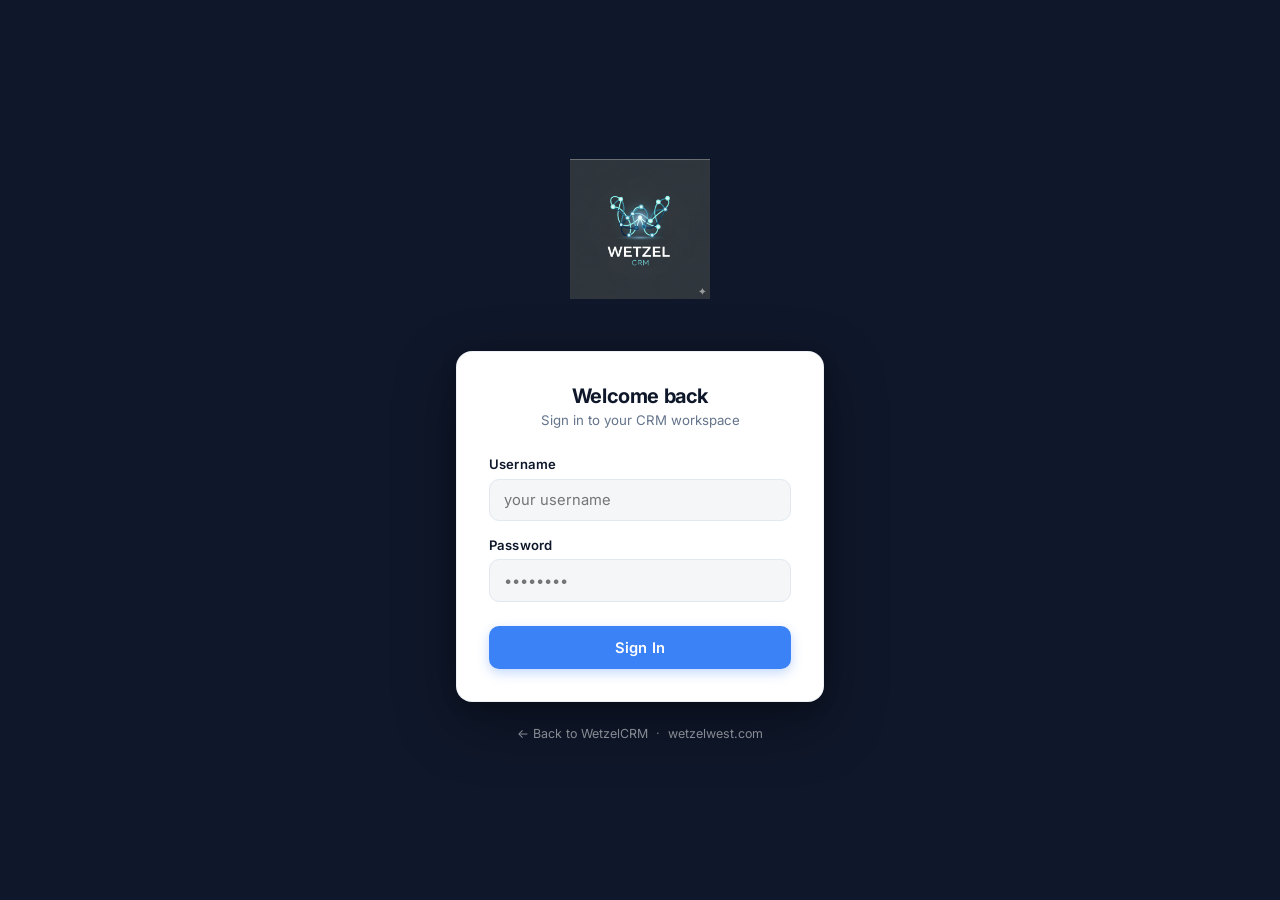
<file: wetzelcrm/login/index.html>
<!DOCTYPE html>
<html lang="en">
<head>
  <meta charset="UTF-8">
  <meta name="viewport" content="width=device-width, initial-scale=1.0">
  <title>WetzelCRM — Login</title>
  <meta name="description" content="WetzelCRM — Sign in to your CRM." />
  <link rel="preconnect" href="https://fonts.googleapis.com" />
  <link rel="preconnect" href="https://fonts.gstatic.com" crossorigin />
  <link href="https://fonts.googleapis.com/css2?family=Inter:wght@300;400;500;600;700&display=swap" rel="stylesheet" />
  <style>
    *, *::before, *::after { box-sizing: border-box; margin: 0; padding: 0; }

    :root {
      --canvas:   #F4F6F8;
      --surface:  #FFFFFF;
      --sidebar:  #0F172A;
      --ink:      #0F172A;
      --muted:    #64748B;
      --border:   #E2E8F0;
      --blue:     #3B82F6;
      --blue-deep:#2563EB;
      --red:      #EF4444;
    }

    body {
      font-family: 'Inter', system-ui, sans-serif;
      background: var(--sidebar);
      min-height: 100vh;
      display: flex;
      align-items: center;
      justify-content: center;
      -webkit-font-smoothing: antialiased;
    }

    .login-wrap {
      width: 100%;
      max-width: 400px;
      padding: 1rem;
    }

    .login-brand {
      display: flex;
      align-items: center;
      justify-content: center;
      gap: 0.65rem;
      margin-bottom: 1.75rem;
      text-decoration: none;
    }

    .brand-mark {
      width: 36px;
      height: 36px;
      background: var(--blue);
      border-radius: 10px;
      display: flex;
      align-items: center;
      justify-content: center;
      color: #fff;
      font-size: 0.9rem;
      font-weight: 700;
    }

    .brand-name {
      font-size: 1.1rem;
      font-weight: 700;
      color: #fff;
      letter-spacing: -0.02em;
    }

    .login-logo {
      width: 140px;
      height: auto;
      display: block;
      margin: 0 auto 1.5rem;
    }

    .login-card {
      background: var(--surface);
      border-radius: 16px;
      padding: 2rem;
      box-shadow: 0 20px 60px rgba(0, 0, 0, 0.35), 0 4px 16px rgba(0, 0, 0, 0.2);
      border: 1px solid rgba(226, 232, 240, 0.6);
    }

    .card-header {
      margin-bottom: 1.75rem;
      text-align: center;
    }

    .card-header h1 {
      font-size: 1.25rem;
      font-weight: 700;
      color: var(--ink);
      letter-spacing: -0.02em;
      margin-bottom: 0.3rem;
    }

    .card-header p {
      font-size: 0.83rem;
      color: var(--muted);
    }

    .form-group {
      margin-bottom: 1rem;
    }

    .form-group label {
      display: block;
      margin-bottom: 0.4rem;
      font-weight: 600;
      color: var(--ink);
      font-size: 0.82rem;
      letter-spacing: 0.01em;
    }

    .form-group input {
      width: 100%;
      padding: 0.7rem 0.9rem;
      border: 1.5px solid var(--border);
      border-radius: 10px;
      font-size: 0.92rem;
      font-family: inherit;
      color: var(--ink);
      background: var(--canvas);
      transition: border-color 0.2s, box-shadow 0.2s, background 0.2s;
    }

    .form-group input:focus {
      outline: none;
      border-color: var(--blue);
      background: var(--surface);
      box-shadow: 0 0 0 3px rgba(59, 130, 246, 0.12);
    }

    .login-btn {
      width: 100%;
      padding: 0.8rem;
      background: var(--blue);
      color: white;
      border: none;
      border-radius: 10px;
      font-size: 0.92rem;
      font-weight: 600;
      cursor: pointer;
      font-family: inherit;
      margin-top: 0.5rem;
      letter-spacing: 0.01em;
      transition: background 0.2s, transform 0.15s, box-shadow 0.2s;
      box-shadow: 0 4px 12px rgba(59, 130, 246, 0.3);
    }

    .login-btn:hover {
      background: var(--blue-deep);
      transform: translateY(-1px);
      box-shadow: 0 6px 16px rgba(59, 130, 246, 0.38);
    }

    .login-btn:active { transform: translateY(0); }

    .login-btn:disabled {
      background: #94A3B8;
      cursor: not-allowed;
      transform: none;
      box-shadow: none;
    }

    .error-msg {
      display: none;
      background: rgba(239, 68, 68, 0.08);
      color: #B91C1C;
      padding: 0.65rem 0.9rem;
      border-radius: 8px;
      margin-bottom: 1rem;
      font-size: 0.82rem;
      font-weight: 500;
      border: 1px solid rgba(239, 68, 68, 0.18);
    }

    .footer-links {
      margin-top: 1.5rem;
      text-align: center;
      font-size: 0.78rem;
      color: rgba(255,255,255,0.4);
    }

    .footer-links a {
      color: rgba(255,255,255,0.5);
      text-decoration: none;
      transition: color 0.2s;
    }

    .footer-links a:hover { color: rgba(255,255,255,0.85); }
  </style>
</head>
<body>
  <div class="login-wrap">
    <div class="login-brand">
      <img src="/wetzelcrm/logo.png" alt="Wetzel CRM" class="login-logo" onerror="this.closest('.login-brand').innerHTML='<span class=\'brand-mark\'>W</span><span class=\'brand-name\'>WetzelCRM</span>'">
    </div>

    <div class="login-card">
      <div class="card-header">
        <h1>Welcome back</h1>
        <p>Sign in to your CRM workspace</p>
      </div>

      <form class="login-form" onsubmit="handleLogin(event)">
        <div id="errorMsg" class="error-msg"></div>
        <div class="form-group">
          <label for="username">Username</label>
          <input type="text" id="username" name="username" required autocomplete="username" placeholder="your username">
        </div>
        <div class="form-group">
          <label for="password">Password</label>
          <input type="password" id="password" name="password" required autocomplete="current-password" placeholder="••••••••">
        </div>
        <button type="submit" class="login-btn" id="loginBtn">Sign In</button>
      </form>
    </div>

    <div class="footer-links">
      <a href="/wetzelcrm">← Back to WetzelCRM</a> &nbsp;·&nbsp; <a href="/">wetzelwest.com</a>
    </div>
  </div>

  <script>
    const CRM_SERVER = 'https://crm.wetzelwest.com';

    async function handleLogin(e) {
      e.preventDefault();
      const btn = document.getElementById('loginBtn');
      const errDiv = document.getElementById('errorMsg');
      btn.disabled = true;
      btn.textContent = 'Signing in…';
      errDiv.style.display = 'none';

      const controller = new AbortController();
      const timeoutId = setTimeout(() => controller.abort(), 10000);

      try {
        const response = await fetch('/api/login', {
          method: 'POST',
          headers: { 'Content-Type': 'application/json' },
          credentials: 'include',
          signal: controller.signal,
          body: JSON.stringify({
            username: document.getElementById('username').value,
            password: document.getElementById('password').value
          })
        });
        clearTimeout(timeoutId);

        if (response.status === 502 || response.status === 503 || response.status === 504) {
          errDiv.textContent = 'CRM server is offline. Please try again later.';
          errDiv.style.display = 'block';
          btn.disabled = false;
          btn.textContent = 'Sign In';
          return;
        }

        const data = await response.json();

        if (response.ok && data.success) {
          const mainUrl = CRM_SERVER ? CRM_SERVER + '/' : '/';
          window.location.href = mainUrl;
        } else {
          errDiv.textContent = data.error || 'Invalid credentials';
          errDiv.style.display = 'block';
        }
      } catch (error) {
        clearTimeout(timeoutId);
        if (error.name === 'AbortError') {
          errDiv.textContent = 'CRM server is offline or not responding.';
        } else {
          errDiv.textContent = 'Connection error. Please try again.';
        }
        errDiv.style.display = 'block';
      }

      btn.disabled = false;
      btn.textContent = 'Sign In';
    }
  </script>
</body>
</html>
</file>
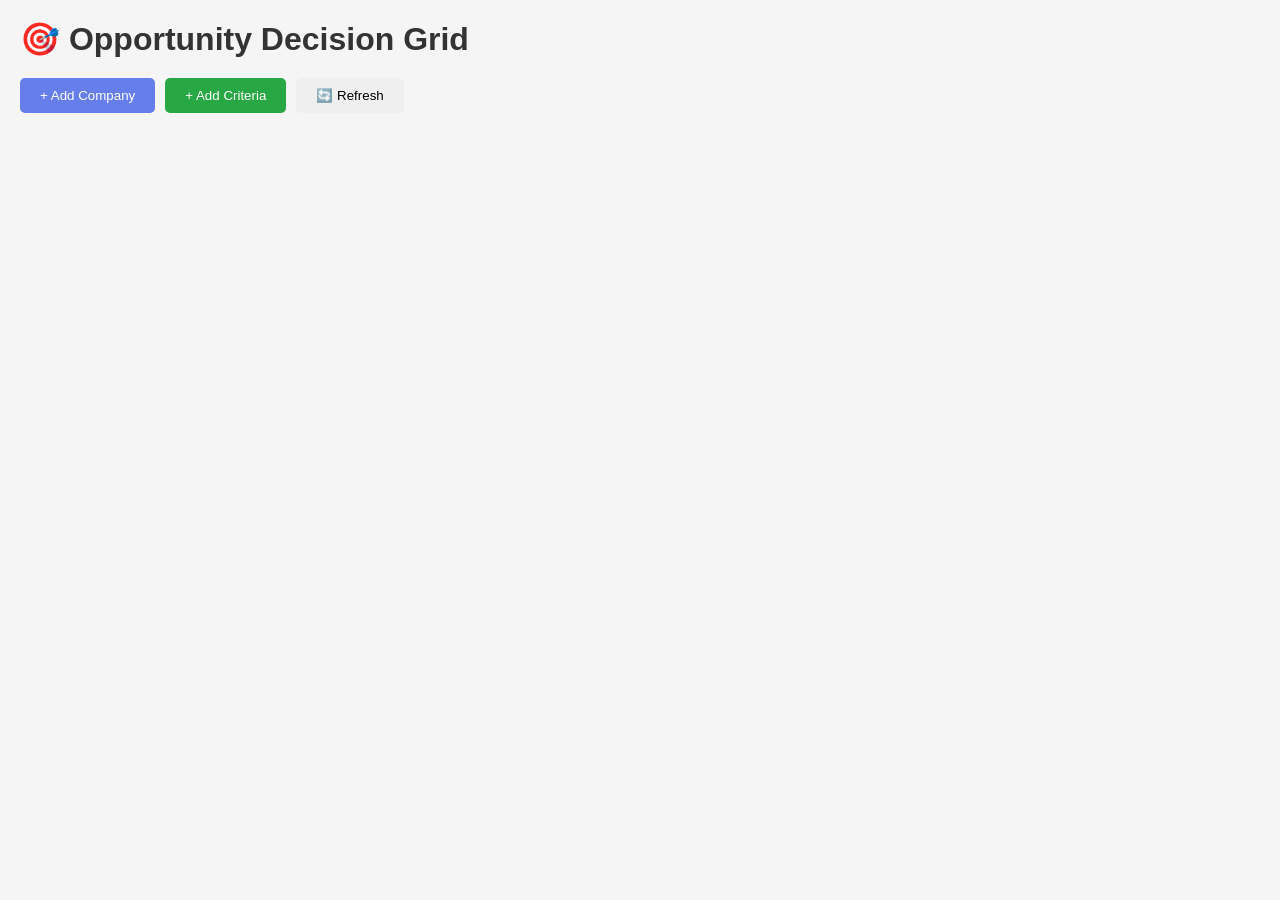
<file: opportunity_grid.html>
<!DOCTYPE html>
<html>
<head>
    <meta charset="UTF-8">
    <title>Opportunity Decision Grid</title>
    <style>
        * { margin: 0; padding: 0; box-sizing: border-box; }

        body {
            font-family: -apple-system, BlinkMacSystemFont, 'Segoe UI', Roboto, sans-serif;
            padding: 20px;
            background: #f5f5f5;
        }

        h1 {
            margin-bottom: 20px;
            color: #333;
        }

        .controls {
            margin-bottom: 20px;
            display: flex;
            gap: 10px;
        }

        .btn {
            padding: 10px 20px;
            border: none;
            border-radius: 5px;
            cursor: pointer;
            font-weight: 500;
        }

        .btn-primary { background: #667eea; color: white; }
        .btn-success { background: #28a745; color: white; }
        .btn-danger { background: #dc3545; color: white; }

        .grid-wrapper {
            overflow-x: auto;
            background: white;
            border-radius: 8px;
            box-shadow: 0 2px 10px rgba(0,0,0,0.1);
        }

        .opportunity-grid {
            display: table;
            border-collapse: collapse;
            width: 100%;
            min-width: 1000px;
        }

        .grid-row {
            display: table-row;
        }

        .grid-cell {
            display: table-cell;
            padding: 12px;
            border: 1px solid #e0e0e0;
            vertical-align: middle;
        }

        .grid-cell.header {
            background: #667eea;
            color: white;
            font-weight: bold;
            position: sticky;
            top: 0;
            z-index: 10;
        }

        .grid-cell.row-label {
            background: #f8f9fa;
            font-weight: 500;
            position: sticky;
            left: 0;
            z-index: 5;
            min-width: 250px;
        }

        .grid-cell.score-cell {
            text-align: center;
            cursor: pointer;
            transition: background 0.2s;
        }

        .grid-cell.score-cell:hover {
            background: #f0f0f0;
        }

        .grid-cell.total-score {
            background: #1976d2;
            font-size: 24px;
            font-weight: bold;
            color: white;
        }

        .checkbox-icon {
            font-size: 20px;
            color: #28a745;
        }

        .company-header {
            background: #667eea !important;
            color: white;
            font-size: 16px;
            padding: 15px !important;
        }

        .company-header .company-name {
            font-size: 18px;
            font-weight: bold;
            margin-bottom: 5px;
        }

        .company-header .company-role {
            font-size: 14px;
            opacity: 0.9;
        }

        .criteria-label {
            display: flex;
            justify-content: space-between;
            align-items: center;
        }

        .criteria-score {
            background: #e9ecef;
            padding: 2px 8px;
            border-radius: 3px;
            font-size: 12px;
            color: #666;
        }

        .edit-icon {
            cursor: pointer;
            margin-left: 5px;
            opacity: 0.6;
        }

        .edit-icon:hover {
            opacity: 1;
        }

        .delete-icon {
            cursor: pointer;
            color: #dc3545;
            margin-left: 5px;
            opacity: 0.6;
        }

        .delete-icon:hover {
            opacity: 1;
        }

        /* Modal Styles */
        .modal {
            display: none;
            position: fixed;
            z-index: 1000;
            left: 0;
            top: 0;
            width: 100%;
            height: 100%;
            background-color: rgba(0,0,0,0.5);
        }

        .modal-content {
            background-color: white;
            margin: 5% auto;
            padding: 30px;
            border-radius: 10px;
            width: 90%;
            max-width: 600px;
        }

        .modal-header {
            display: flex;
            justify-content: space-between;
            margin-bottom: 20px;
        }

        .close-btn {
            font-size: 28px;
            cursor: pointer;
            border: none;
            background: none;
        }

        .form-group {
            margin-bottom: 15px;
        }

        .form-group label {
            display: block;
            margin-bottom: 5px;
            font-weight: 500;
        }

        .form-group input,
        .form-group select {
            width: 100%;
            padding: 10px;
            border: 1px solid #ddd;
            border-radius: 5px;
        }

        .form-row {
            display: grid;
            grid-template-columns: 1fr 1fr;
            gap: 15px;
        }
    </style>
</head>
<body>
    <h1>🎯 Opportunity Decision Grid</h1>

    <div class="controls">
        <button onclick="addCompany()" class="btn btn-primary">+ Add Company</button>
        <button onclick="addCriteria()" class="btn btn-success">+ Add Criteria</button>
        <button onclick="loadGrid()" class="btn">🔄 Refresh</button>
    </div>

    <div class="grid-wrapper">
        <div id="grid" class="opportunity-grid"></div>
    </div>

    <!-- Add Company Modal -->
    <div id="addCompanyModal" class="modal">
        <div class="modal-content">
            <div class="modal-header">
                <h2>Add Company</h2>
                <button class="close-btn" onclick="closeModal('addCompanyModal')">&times;</button>
            </div>
            <form onsubmit="saveCompany(event)">
                <div class="form-group">
                    <label>Company Name *</label>
                    <input type="text" id="company-name" required>
                </div>
                <div class="form-group">
                    <label>Opportunity Stage 🎯</label>
                    <select id="company-opportunity-stage" style="width: 100%; padding: 10px; border: 1px solid #ddd; border-radius: 5px;">
                        <option value="Inquiry">Inquiry</option>
                        <option value="Initial Conversation">Initial Conversation</option>
                        <option value="Formal Interviews">Formal Interviews</option>
                        <option value="Final Stages">Final Stages</option>
                        <option value="Offer">Offer</option>
                    </select>
                </div>
                <div class="form-group">
                    <label>LinkedIn Profile</label>
                    <input type="url" id="company-linkedin" placeholder="https://linkedin.com/company/...">
                </div>
                <div class="form-row">
                    <div class="form-group">
                        <label>Location</label>
                        <input type="text" id="company-location">
                    </div>
                    <div class="form-group">
                        <label>Role</label>
                        <input type="text" id="company-role">
                    </div>
                </div>
                <div class="form-row">
                    <div class="form-group">
                        <label>Stage</label>
                        <input type="text" id="company-stage" placeholder="Series B, Series C">
                    </div>
                    <div class="form-group">
                        <label>Employees</label>
                        <input type="number" id="company-employees">
                    </div>
                </div>
                <div class="form-row">
                    <div class="form-group">
                        <label>Raised</label>
                        <input type="text" id="company-raised" placeholder="$75M">
                    </div>
                    <div class="form-group">
                        <label>Revenue</label>
                        <input type="text" id="company-revenue" placeholder="$20M">
                    </div>
                </div>
                <div class="form-row">
                    <div class="form-group">
                        <label>Cash Comp</label>
                        <input type="number" id="company-cash">
                    </div>
                    <div class="form-group">
                        <label>Base Salary</label>
                        <input type="number" id="company-base">
                    </div>
                </div>
                <div style="display: flex; gap: 10px; margin-top: 20px;">
                    <button type="button" onclick="closeModal('addCompanyModal')" class="btn">Cancel</button>
                    <button type="submit" class="btn btn-primary">Save Company</button>
                </div>
            </form>
        </div>
    </div>

    <!-- Add Criteria Modal -->
    <div id="addCriteriaModal" class="modal">
        <div class="modal-content">
            <div class="modal-header">
                <h2>Add Scoring Criteria</h2>
                <button class="close-btn" onclick="closeModal('addCriteriaModal')">&times;</button>
            </div>
            <form onsubmit="saveCriteria(event)">
                <div class="form-group">
                    <label>Criteria Name *</label>
                    <input type="text" id="criteria-name" required placeholder="e.g., Cash Comp (Base + Bonus)">
                </div>
                <div class="form-group">
                    <label>Max Score *</label>
                    <input type="number" id="criteria-score" value="10" min="1" max="100" required>
                </div>
                <div class="form-group">
                    <label>Category</label>
                    <select id="criteria-category">
                        <option>Personal Fit</option>
                        <option>Compensation</option>
                        <option>Company</option>
                        <option>Work Life</option>
                        <option>Career Growth</option>
                    </select>
                </div>
                <div style="display: flex; gap: 10px; margin-top: 20px;">
                    <button type="button" onclick="closeModal('addCriteriaModal')" class="btn">Cancel</button>
                    <button type="submit" class="btn btn-success">Add Criteria</button>
                </div>
            </form>
        </div>
    </div>

    <script>
        const API_BASE = 'http://localhost:8000';
        let gridData = { companies: [], criteria: [], scores: {} };

        async function loadGrid() {
            try {
                const response = await fetch(`${API_BASE}/api/opportunity-grid`);
                gridData = await response.json();
                renderGrid();
            } catch (error) {
                console.error('Error loading grid:', error);
            }
        }

        function renderGrid() {
            const grid = document.getElementById('grid');
            const { companies, criteria, scores } = gridData;

            let html = '';

            // Header row with company names and scores
            html += '<div class="grid-row">';
            html += '<div class="grid-cell header row-label">Criteria</div>';

            companies.forEach(company => {
                const totalScore = calculateCompanyScore(company.grid_company_id);
                html += `
                    <div class="grid-cell company-header">
                        <div class="company-name">${company.company_name}</div>
                        ${company.opportunity_stage ? `<div style="font-size: 11px; opacity: 0.85; margin-top: 3px;">🎯 ${company.opportunity_stage}</div>` : ''}
                        ${company.role ? `<div class="company-role">${company.role}</div>` : ''}
                        <div style="margin-top: 10px; font-size: 24px; font-weight: bold;">${totalScore}</div>
                        <button onclick="deleteCompany(${company.grid_company_id})" style="margin-top: 5px; padding: 5px 10px; background: rgba(255,255,255,0.2); border: none; color: white; border-radius: 3px; cursor: pointer;">Delete</button>
                    </div>
                `;
            });
            html += '</div>';

            // Criteria rows
            criteria.forEach(crit => {
                html += '<div class="grid-row">';
                html += `
                    <div class="grid-cell row-label">
                        <div class="criteria-label">
                            <span>${crit.criteria_name}</span>
                            <span class="criteria-score">${crit.max_score}</span>
                        </div>
                    </div>
                `;

                companies.forEach(company => {
                    const hasCheck = scores[company.grid_company_id]?.[crit.criteria_id] || 0;
                    html += `
                        <div class="grid-cell score-cell" onclick="toggleScore(${company.grid_company_id}, ${crit.criteria_id})">
                            ${hasCheck ? '<span class="checkbox-icon">✓</span>' : ''}
                        </div>
                    `;
                });

                html += '</div>';
            });

            grid.innerHTML = html;
        }

        function calculateCompanyScore(companyId) {
            const { criteria, scores } = gridData;
            let total = 0;

            criteria.forEach(crit => {
                if (scores[companyId]?.[crit.criteria_id]) {
                    total += crit.max_score;
                }
            });

            return total;
        }

        async function toggleScore(companyId, criteriaId) {
            try {
                await fetch(`${API_BASE}/api/toggle-grid-score`, {
                    method: 'POST',
                    headers: { 'Content-Type': 'application/json' },
                    body: JSON.stringify({ grid_company_id: companyId, criteria_id: criteriaId })
                });
                await loadGrid();
            } catch (error) {
                console.error('Error toggling score:', error);
            }
        }

        function addCompany() {
            document.getElementById('addCompanyModal').style.display = 'block';
        }

        function addCriteria() {
            document.getElementById('addCriteriaModal').style.display = 'block';
        }

        function closeModal(modalId) {
            document.getElementById(modalId).style.display = 'none';
        }

        async function saveCompany(event) {
            event.preventDefault();

            const data = {
                company_name: document.getElementById('company-name').value,
                opportunity_stage: document.getElementById('company-opportunity-stage').value,
                company_linkedin: document.getElementById('company-linkedin').value,
                location: document.getElementById('company-location').value,
                role: document.getElementById('company-role').value,
                stage: document.getElementById('company-stage').value,
                employees: document.getElementById('company-employees').value,
                raised_amount: document.getElementById('company-raised').value,
                revenue: document.getElementById('company-revenue').value,
                cash_comp: document.getElementById('company-cash').value,
                base_salary: document.getElementById('company-base').value
            };

            try {
                const response = await fetch(`${API_BASE}/api/add-grid-company`, {
                    method: 'POST',
                    headers: { 'Content-Type': 'application/json' },
                    body: JSON.stringify(data)
                });

                if (response.ok) {
                    closeModal('addCompanyModal');
                    event.target.reset();
                    await loadGrid();
                }
            } catch (error) {
                console.error('Error saving company:', error);
            }
        }

        async function saveCriteria(event) {
            event.preventDefault();

            const data = {
                criteria_name: document.getElementById('criteria-name').value,
                max_score: parseInt(document.getElementById('criteria-score').value),
                category: document.getElementById('criteria-category').value
            };

            try {
                const response = await fetch(`${API_BASE}/api/add-grid-criteria`, {
                    method: 'POST',
                    headers: { 'Content-Type': 'application/json' },
                    body: JSON.stringify(data)
                });

                if (response.ok) {
                    closeModal('addCriteriaModal');
                    event.target.reset();
                    await loadGrid();
                }
            } catch (error) {
                console.error('Error saving criteria:', error);
            }
        }

        async function deleteCompany(companyId) {
            if (!confirm('Delete this company from the grid?')) return;

            try {
                await fetch(`${API_BASE}/api/delete-grid-company`, {
                    method: 'POST',
                    headers: { 'Content-Type': 'application/json' },
                    body: JSON.stringify({ grid_company_id: companyId })
                });
                await loadGrid();
            } catch (error) {
                console.error('Error deleting company:', error);
            }
        }

        // Load grid on page load
        loadGrid();
    </script>
</body>
</html>
</file>
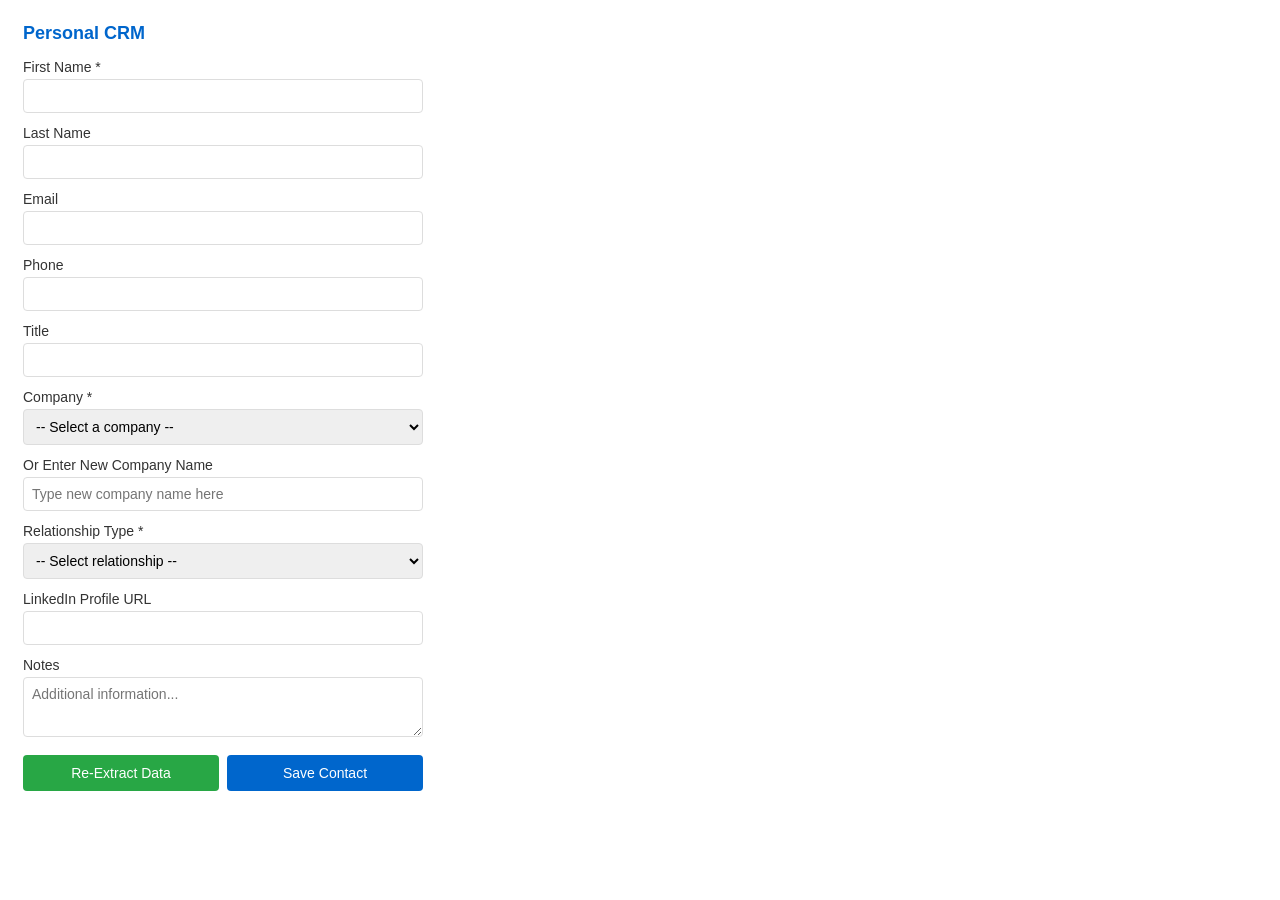
<file: wetzelcrm/extension/popup.html>
<!DOCTYPE html>
<html>
<head>
  <meta charset="UTF-8">
  <title>Personal CRM - Add Contact</title>
  <style>
    body {
      width: 400px;
      padding: 15px;
      font-family: -apple-system, BlinkMacSystemFont, "Segoe UI", Roboto, sans-serif;
      font-size: 14px;
    }

    h2 {
      margin: 0 0 15px 0;
      color: #0066cc;
      font-size: 18px;
    }

    .form-group {
      margin-bottom: 12px;
    }

    label {
      display: block;
      margin-bottom: 4px;
      font-weight: 500;
      color: #333;
    }

    input, select, textarea {
      width: 100%;
      padding: 8px;
      border: 1px solid #ddd;
      border-radius: 4px;
      box-sizing: border-box;
      font-size: 14px;
    }

    select { cursor: pointer; }

    textarea {
      min-height: 60px;
      resize: vertical;
      font-family: inherit;
    }

    .button-group {
      display: flex;
      gap: 8px;
      margin-top: 15px;
    }

    button {
      flex: 1;
      padding: 10px;
      border: none;
      border-radius: 4px;
      font-size: 14px;
      font-weight: 500;
      cursor: pointer;
      transition: background-color 0.2s;
    }

    #saveBtn { background-color: #0066cc; color: white; }
    #saveBtn:hover { background-color: #0052a3; }
    #saveBtn:disabled { background-color: #ccc; cursor: not-allowed; }

    #extractBtn { background-color: #28a745; color: white; }
    #extractBtn:hover { background-color: #218838; }
    #extractBtn:disabled { background-color: #ccc; cursor: not-allowed; }

    .status {
      padding: 8px;
      margin: 10px 0;
      border-radius: 4px;
      display: none;
    }
    .status.success { background-color: #d4edda; color: #155724; border: 1px solid #c3e6cb; }
    .status.error   { background-color: #f8d7da; color: #721c24; border: 1px solid #f5c6cb; }

    #authBanner {
      background: #fff3cd;
      color: #856404;
      padding: 10px;
      border-radius: 4px;
      margin-bottom: 10px;
      font-size: 12px;
      border: 1px solid #ffc107;
      display: none;
    }
    #authBanner a { color: #856404; font-weight: bold; }

    .source-badge {
      display: inline-block;
      padding: 4px 8px;
      border-radius: 3px;
      font-size: 12px;
      font-weight: 500;
      margin-bottom: 10px;
    }
    .source-linkedin { background-color: #0077b5; color: white; }

    .company-match { font-size: 12px; color: #666; margin-top: 2px; }
    .new-company    { color: #28a745; }
    .existing-company { color: #0066cc; }
  </style>
</head>
<body>
  <h2>Personal CRM</h2>

  <div id="authBanner">
    🔒 Not logged in. <a href="#" id="loginLink">Click here to log in to WetzelCRM</a>
  </div>

  <div id="statusMessage" class="status"></div>

  <div id="sourceBadge"></div>
  <div id="restoredBadge" style="display:none; font-size:12px; color:#666; margin-bottom:8px; font-style:italic;">
    📝 Form data restored from previous session
  </div>

  <div class="form-group">
    <label for="firstName">First Name *</label>
    <input type="text" id="firstName">
  </div>

  <div class="form-group">
    <label for="lastName">Last Name</label>
    <input type="text" id="lastName">
  </div>

  <div class="form-group">
    <label for="email">Email</label>
    <input type="email" id="email">
  </div>

  <div class="form-group">
    <label for="phone">Phone</label>
    <input type="tel" id="phone">
  </div>

  <div class="form-group">
    <label for="title">Title</label>
    <input type="text" id="title">
  </div>

  <div class="form-group">
    <label for="company">Company *</label>
    <select id="company">
      <option value="">-- Select a company --</option>
    </select>
    <div id="companyMatch" class="company-match"></div>
  </div>

  <div class="form-group">
    <label for="newCompany">Or Enter New Company Name</label>
    <input type="text" id="newCompany" placeholder="Type new company name here">
  </div>

  <div class="form-group">
    <label for="relationship">Relationship Type *</label>
    <select id="relationship">
      <option value="">-- Select relationship --</option>
    </select>
  </div>

  <div class="form-group">
    <label for="linkedinUrl">LinkedIn Profile URL</label>
    <input type="url" id="linkedinUrl" readonly>
  </div>

  <div class="form-group">
    <label for="notes">Notes</label>
    <textarea id="notes" placeholder="Additional information..."></textarea>
  </div>

  <div class="button-group">
    <button type="button" id="extractBtn">Re-Extract Data</button>
    <button type="button" id="saveBtn">Save Contact</button>
  </div>

  <script src="popup.js"></script>
</body>
</html>
</file>
<file: styles.css>
/* ─────────────────────────────────────────────────────────────────
   WetzelWest — styles.css
   Pacific Northwest / Central Oregon aesthetic
   ───────────────────────────────────────────────────────────────── */

*, *::before, *::after {
  box-sizing: border-box;
  margin: 0;
  padding: 0;
}

:root {
  /* Brand palette */
  --color-sky-deep:    #0d1b2a;
  --color-sky-mid:     #1b3a5c;
  --color-sunset:      #c45c26;
  --color-gold:        #e8832a;
  --color-cream:       #f5c26b;

  /* Neutral scale */
  --color-ink:         #0f1a2a;
  --color-ink-80:      #1e2e42;
  --color-ink-60:      #3a4f65;
  --color-muted:       #6b7e96;
  --color-border:      #e2e8f0;
  --color-surface:     #f8fafc;
  --color-white:       #ffffff;

  /* Project accent colors */
  --accent-ai:         #7c5cfc;   /* purple — AI */
  --accent-sports:     #1a7f50;   /* green — football */
  --accent-media:      #c0392b;   /* crimson — podcast */
  --accent-fitness:    #0e8c8c;   /* teal — health */
  --accent-crm:        #1e6fcc;   /* blue — software */
  --accent-travel:     #c27a3a;   /* amber — travel */
  --accent-wellness:   #3d9e6b;   /* emerald — wellness */
  --accent-coffee:     #6f3e1e;   /* espresso — coffee */

  /* Typography */
  --font-sans:   'Inter', system-ui, -apple-system, sans-serif;
  --font-serif:  'Playfair Display', Georgia, serif;

  /* Spacing */
  --max-width: 1160px;
  --gutter:    clamp(1.25rem, 5vw, 2.5rem);
}

html {
  scroll-behavior: smooth;
  font-size: 16px;
  /* Offset fixed nav when jumping to anchors */
  scroll-padding-top: 72px;
}

body {
  font-family: var(--font-sans);
  color: var(--color-ink);
  background: var(--color-white);
  -webkit-font-smoothing: antialiased;
  overflow-x: hidden;
}

/* ─── NAV ───────────────────────────────────────────────────────── */

.nav {
  position: fixed;
  top: 0;
  left: 0;
  right: 0;
  z-index: 100;
  padding: 1.25rem var(--gutter);
  display: flex;
  align-items: center;
  transition: background 0.3s ease, box-shadow 0.3s ease, backdrop-filter 0.3s ease;
}

/* Applied via JS when scrolled past hero */
.nav.nav--scrolled {
  background: rgba(255,255,255,0.92);
  backdrop-filter: blur(12px);
  -webkit-backdrop-filter: blur(12px);
  box-shadow: 0 1px 0 var(--color-border);
}

.nav.nav--scrolled .nav-logo {
  color: var(--color-ink);
}

.nav.nav--scrolled .nav-logo-mark {
  background: var(--color-ink);
  border-color: transparent;
  color: var(--color-white);
}

.nav.nav--scrolled .nav-logo-text {
  text-shadow: none;
}

.nav-logo {
  display: flex;
  align-items: center;
  gap: 0.5rem;
  text-decoration: none;
  color: var(--color-white);
  font-weight: 600;
  letter-spacing: 0.01em;
}

.nav-logo-mark {
  display: flex;
  align-items: center;
  justify-content: center;
  width: 32px;
  height: 32px;
  background: rgba(255,255,255,0.15);
  border: 1px solid rgba(255,255,255,0.3);
  border-radius: 8px;
  font-size: 0.9rem;
  font-weight: 700;
  backdrop-filter: blur(6px);
  transition: background 0.2s;
}

.nav-logo:hover .nav-logo-mark {
  background: rgba(255,255,255,0.25);
}

.nav-logo-text {
  font-size: 1rem;
  font-weight: 600;
  text-shadow: 0 1px 4px rgba(0,0,0,0.4);
}

/* ─── HERO ──────────────────────────────────────────────────────── */

.hero {
  position: relative;
  width: 100%;
  height: 100svh;
  min-height: 580px;
  display: flex;
  align-items: center;
  justify-content: center;
  overflow: hidden;
}

.hero-scene {
  position: absolute;
  inset: 0;
  z-index: 0;
}

.hero-svg {
  width: 100%;
  height: 100%;
  object-fit: cover;
}

/* Subtle gradient vignette over the scene to improve text legibility */
.hero::before {
  content: '';
  position: absolute;
  inset: 0;
  z-index: 1;
  background:
    radial-gradient(ellipse at 50% 60%, rgba(13,27,42,0.25) 0%, transparent 70%),
    linear-gradient(to bottom, rgba(13,27,42,0.55) 0%, transparent 40%, rgba(13,27,42,0.5) 100%);
}

.hero-content {
  position: relative;
  z-index: 2;
  text-align: center;
  color: var(--color-white);
  padding: 0 var(--gutter);
  max-width: 780px;
}

.hero-eyebrow {
  font-size: 0.8rem;
  font-weight: 600;
  letter-spacing: 0.18em;
  text-transform: uppercase;
  color: rgba(255,255,255,0.65);
  margin-bottom: 1rem;
}

.hero-headline {
  font-family: var(--font-serif);
  font-size: clamp(2.6rem, 6vw, 5rem);
  font-weight: 700;
  line-height: 1.1;
  letter-spacing: -0.02em;
  text-shadow: 0 2px 20px rgba(0,0,0,0.4);
  margin-bottom: 1.25rem;
}

.hero-sub {
  font-size: clamp(1rem, 2vw, 1.15rem);
  line-height: 1.65;
  color: rgba(255,255,255,0.78);
  max-width: 540px;
  margin: 0 auto 2rem;
  text-shadow: 0 1px 6px rgba(0,0,0,0.3);
}

.hero-cta {
  display: inline-flex;
  align-items: center;
  gap: 0.5rem;
  padding: 0.85rem 2rem;
  background: var(--color-white);
  color: var(--color-ink);
  font-size: 0.95rem;
  font-weight: 600;
  border-radius: 100px;
  text-decoration: none;
  letter-spacing: 0.01em;
  transition: transform 0.2s, box-shadow 0.2s, background 0.2s;
  box-shadow: 0 4px 24px rgba(0,0,0,0.25);
}

.hero-cta:hover {
  transform: translateY(-2px);
  box-shadow: 0 8px 32px rgba(0,0,0,0.3);
  background: var(--color-cream);
}

.hero-scroll {
  position: absolute;
  bottom: 2rem;
  left: 50%;
  transform: translateX(-50%);
  z-index: 2;
  color: rgba(255,255,255,0.5);
  animation: bounce 2s infinite;
}

.hero-scroll svg {
  width: 28px;
  height: 28px;
}

@keyframes bounce {
  0%, 100% { transform: translateX(-50%) translateY(0); }
  50%       { transform: translateX(-50%) translateY(6px); }
}

/* ─── PROJECTS SECTION ──────────────────────────────────────────── */

.projects {
  background: var(--color-surface);
  padding: clamp(4rem, 8vw, 7rem) var(--gutter);
}

.projects-inner {
  max-width: var(--max-width);
  margin: 0 auto;
}

.section-label {
  font-size: 0.75rem;
  font-weight: 700;
  letter-spacing: 0.18em;
  text-transform: uppercase;
  color: var(--color-muted);
  margin-bottom: 0.75rem;
}

.section-title {
  font-family: var(--font-serif);
  font-size: clamp(1.8rem, 3.5vw, 2.75rem);
  font-weight: 700;
  color: var(--color-ink);
  letter-spacing: -0.02em;
  line-height: 1.15;
  margin-bottom: 0.75rem;
}

.section-sub {
  font-size: 1.05rem;
  color: var(--color-muted);
  max-width: 520px;
  line-height: 1.6;
  margin-bottom: 3rem;
}

/* ─── CARD GRID ─────────────────────────────────────────────────── */

.cards {
  display: grid;
  grid-template-columns: repeat(3, 1fr);
  gap: 1.25rem;
}

@media (max-width: 819px) {
  .cards {
    grid-template-columns: repeat(2, 1fr);
  }
}

@media (max-width: 520px) {
  .cards {
    grid-template-columns: 1fr;
  }
}

/* ─── CARD BASE ─────────────────────────────────────────────────── */

.card {
  position: relative;
  display: flex;
  flex-direction: column;
  padding: 1.75rem 1.5rem 1.5rem;
  background: var(--color-white);
  border: 1px solid var(--color-border);
  border-radius: 16px;
  text-decoration: none;
  color: var(--color-ink);
  transition: transform 0.25s cubic-bezier(.22,.68,0,1.2),
              box-shadow 0.25s ease,
              border-color 0.2s;
  overflow: hidden;
}

.card::before {
  content: '';
  position: absolute;
  top: 0;
  left: 0;
  right: 0;
  height: 3px;
  border-radius: 16px 16px 0 0;
  transform: scaleX(0);
  transform-origin: left;
  transition: transform 0.3s ease;
}

.card:hover {
  transform: translateY(-4px);
  box-shadow: 0 12px 40px rgba(0,0,0,0.10);
  border-color: transparent;
}

.card:hover::before {
  transform: scaleX(1);
}

/* Per-project accent colors */
.card--ai       { --accent: var(--accent-ai); }
.card--sports   { --accent: var(--accent-sports); }
.card--media    { --accent: var(--accent-media); }
.card--fitness  { --accent: var(--accent-fitness); }
.card--crm      { --accent: var(--accent-crm); }
.card--travel   { --accent: var(--accent-travel); }
.card--wellness { --accent: var(--accent-wellness); }
.card--coffee   { --accent: var(--accent-coffee); }

.card--ai::before      { background: var(--accent-ai); }
.card--sports::before  { background: var(--accent-sports); }
.card--media::before   { background: var(--accent-media); }
.card--fitness::before { background: var(--accent-fitness); }
.card--crm::before     { background: var(--accent-crm); }
.card--travel::before  { background: var(--accent-travel); }
.card--wellness::before{ background: var(--accent-wellness); }
.card--coffee::before  { background: var(--accent-coffee); }

.card--placeholder {
  --accent: #9ca3af;
  opacity: 0.5;
  pointer-events: none;
  border-style: dashed;
}

/* Card icon */
.card-icon {
  width: 48px;
  height: 48px;
  flex-shrink: 0;
  margin-bottom: 1.25rem;
  color: var(--accent);
  display: flex;
  align-items: center;
  justify-content: center;
}

.card-icon svg {
  width: 48px;
  height: 48px;
  display: block;
}

/* Card body */
.card-body {
  flex: 1;
}

.card-tag {
  font-size: 0.7rem;
  font-weight: 700;
  letter-spacing: 0.12em;
  text-transform: uppercase;
  color: var(--accent);
  margin-bottom: 0.4rem;
}

.card-title {
  font-size: 1.2rem;
  font-weight: 700;
  color: var(--color-ink);
  letter-spacing: -0.01em;
  margin-bottom: 0.5rem;
  line-height: 1.25;
}

.card-desc {
  font-size: 0.9rem;
  color: var(--color-muted);
  line-height: 1.55;
}

/* Card arrow */
.card-arrow {
  margin-top: 1.5rem;
  width: 28px;
  height: 28px;
  color: var(--color-border);
  transition: color 0.2s, transform 0.2s;
}

.card-arrow svg {
  width: 100%;
  height: 100%;
}

.card:hover .card-arrow {
  color: var(--accent);
  transform: translateX(3px);
}

/* ─── FOOTER ────────────────────────────────────────────────────── */

.footer {
  background: var(--color-ink);
  padding: 2rem var(--gutter);
}

.footer-inner {
  max-width: var(--max-width);
  margin: 0 auto;
  display: flex;
  align-items: center;
  justify-content: space-between;
  flex-wrap: wrap;
  gap: 0.5rem;
}

.footer-logo {
  font-weight: 700;
  font-size: 0.95rem;
  color: var(--color-white);
  letter-spacing: 0.04em;
}

.footer-copy {
  font-size: 0.8rem;
  color: rgba(255,255,255,0.4);
}

/* ─── REDUCED MOTION ────────────────────────────────────────────── */

@media (prefers-reduced-motion: reduce) {
  .hero-scroll { animation: none; }
  .card, .card::before, .card-arrow,
  .hero-cta { transition: none; }
}
</file>
<file: travel/southern-roadtrip-2026/base.css>
*, *::before, *::after { box-sizing: border-box; margin: 0; padding: 0; }

html {
  -moz-text-size-adjust: none;
  -webkit-text-size-adjust: none;
  text-size-adjust: none;
  -webkit-font-smoothing: antialiased;
  -moz-osx-font-smoothing: grayscale;
  text-rendering: optimizeLegibility;
  scroll-behavior: smooth;
  hanging-punctuation: first last;
  scroll-padding-top: var(--space-16);
}

body {
  min-height: 100dvh;
  line-height: 1.6;
  font-family: var(--font-body, sans-serif);
  font-size: var(--text-base);
  color: var(--color-text);
  background-color: var(--color-bg);
}

img, picture, video, canvas, svg { display: block; max-width: 100%; height: auto; }
ul[role="list"], ol[role="list"] { list-style: none; }
input, button, textarea, select { font: inherit; color: inherit; }

h1, h2, h3, h4, h5, h6 { text-wrap: balance; line-height: 1.15; }
p, li, figcaption { text-wrap: pretty; max-width: 72ch; }

::selection {
  background: oklch(from var(--color-primary) l c h / 0.25);
  color: var(--color-text);
}

:focus-visible {
  outline: 2px solid var(--color-primary);
  outline-offset: 3px;
  border-radius: var(--radius-sm);
}

@media (prefers-reduced-motion: reduce) {
  *, *::before, *::after {
    animation-duration: 0.01ms !important;
    animation-iteration-count: 1 !important;
    transition-duration: 0.01ms !important;
    scroll-behavior: auto !important;
  }
}

button { cursor: pointer; background: none; border: none; }
table { border-collapse: collapse; width: 100%; }

a, button, [role="button"], [role="link"], input, textarea, select {
  transition: color var(--transition-interactive),
              background var(--transition-interactive),
              border-color var(--transition-interactive),
              box-shadow var(--transition-interactive);
}

.sr-only {
  position: absolute; width: 1px; height: 1px; padding: 0; margin: -1px;
  overflow: hidden; clip: rect(0, 0, 0, 0); white-space: nowrap; border-width: 0;
}
</file>
<file: travel/southern-roadtrip-2026/style.css>
/* ===== DC TRIP ITINERARY — Design Tokens ===== */

:root {
  /* Type scale */
  --text-xs:   clamp(0.75rem,  0.7rem  + 0.25vw, 0.875rem);
  --text-sm:   clamp(0.875rem, 0.8rem  + 0.35vw, 1rem);
  --text-base: clamp(1rem,     0.95rem + 0.25vw, 1.125rem);
  --text-lg:   clamp(1.125rem, 1rem    + 0.75vw, 1.5rem);
  --text-xl:   clamp(1.5rem,   1.2rem  + 1.25vw, 2.25rem);
  --text-2xl:  clamp(2rem,     1.2rem  + 2.5vw,  3.5rem);

  /* Spacing */
  --space-1:  0.25rem;
  --space-2:  0.5rem;
  --space-3:  0.75rem;
  --space-4:  1rem;
  --space-5:  1.25rem;
  --space-6:  1.5rem;
  --space-8:  2rem;
  --space-10: 2.5rem;
  --space-12: 3rem;
  --space-16: 4rem;
  --space-20: 5rem;
  --space-24: 6rem;

  /* Fonts */
  --font-display: 'Instrument Serif', Georgia, serif;
  --font-body: 'Satoshi', 'Inter', sans-serif;

  /* Radius */
  --radius-sm: 0.375rem;
  --radius-md: 0.5rem;
  --radius-lg: 0.75rem;
  --radius-xl: 1rem;
  --radius-full: 9999px;

  /* Transitions */
  --transition-interactive: 180ms cubic-bezier(0.16, 1, 0.3, 1);

  /* Content widths */
  --content-narrow: 640px;
  --content-default: 960px;
  --content-wide: 1200px;
}

/* ===== Light Mode (DC Marble & Slate) ===== */
:root, [data-theme="light"] {
  --color-bg:             #f5f3ef;
  --color-surface:        #ffffff;
  --color-surface-2:      #faf9f7;
  --color-surface-offset: #edeae4;
  --color-divider:        #ddd9d2;
  --color-border:         #ccc8c0;
  --color-text:           #1a1a1a;
  --color-text-muted:     #6b6860;
  --color-text-faint:     #a09d96;
  --color-text-inverse:   #f5f3ef;
  --color-primary:        #1e3a5f;
  --color-primary-hover:  #15294a;
  --color-primary-active: #0d1b33;
  --color-primary-highlight: #dce4ef;
  --color-accent:         #8b2e2e;
  --color-accent-light:   #f2e0de;
  --color-success:        #2d6a3f;
  --color-warning:        #b8860b;

  --shadow-sm: 0 1px 3px rgba(0,0,0,0.06);
  --shadow-md: 0 4px 12px rgba(0,0,0,0.08);
  --shadow-lg: 0 12px 32px rgba(0,0,0,0.12);
}

/* ===== Dark Mode ===== */
[data-theme="dark"] {
  --color-bg:             #0f0f0f;
  --color-surface:        #1a1918;
  --color-surface-2:      #222120;
  --color-surface-offset: #161514;
  --color-divider:        #2a2928;
  --color-border:         #3a3938;
  --color-text:           #e0ded8;
  --color-text-muted:     #8a877f;
  --color-text-faint:     #5a5854;
  --color-text-inverse:   #1a1a1a;
  --color-primary:        #6b9fd4;
  --color-primary-hover:  #5288bd;
  --color-primary-active: #3a70a5;
  --color-primary-highlight: #1e2d3e;
  --color-accent:         #d4766e;
  --color-accent-light:   #2e1f1e;
  --color-success:        #5cb87a;
  --color-warning:        #d4a843;

  --shadow-sm: 0 1px 3px rgba(0,0,0,0.3);
  --shadow-md: 0 4px 12px rgba(0,0,0,0.4);
  --shadow-lg: 0 12px 32px rgba(0,0,0,0.5);
}

@media (prefers-color-scheme: dark) {
  :root:not([data-theme]) {
    --color-bg:             #0f0f0f;
    --color-surface:        #1a1918;
    --color-surface-2:      #222120;
    --color-surface-offset: #161514;
    --color-divider:        #2a2928;
    --color-border:         #3a3938;
    --color-text:           #e0ded8;
    --color-text-muted:     #8a877f;
    --color-text-faint:     #5a5854;
    --color-text-inverse:   #1a1a1a;
    --color-primary:        #6b9fd4;
    --color-primary-hover:  #5288bd;
    --color-primary-active: #3a70a5;
    --color-primary-highlight: #1e2d3e;
    --color-accent:         #d4766e;
    --color-accent-light:   #2e1f1e;
    --color-success:        #5cb87a;
    --color-warning:        #d4a843;

    --shadow-sm: 0 1px 3px rgba(0,0,0,0.3);
    --shadow-md: 0 4px 12px rgba(0,0,0,0.4);
    --shadow-lg: 0 12px 32px rgba(0,0,0,0.5);
  }
}

/* ===== Layout ===== */
.container {
  width: 100%;
  max-width: var(--content-wide);
  margin-inline: auto;
  padding-inline: var(--space-6);
}

/* ===== Header ===== */
.header {
  position: sticky;
  top: 0;
  z-index: 50;
  background: oklch(from var(--color-bg) l c h / 0.92);
  backdrop-filter: blur(16px);
  -webkit-backdrop-filter: blur(16px);
  border-bottom: 1px solid var(--color-divider);
  padding: var(--space-4) 0;
}

.header-inner {
  display: flex;
  align-items: center;
  justify-content: space-between;
}

.logo {
  display: flex;
  align-items: center;
  gap: var(--space-3);
  text-decoration: none;
  color: var(--color-text);
}

.logo svg {
  width: 32px;
  height: 32px;
  flex-shrink: 0;
}

.logo-text {
  font-family: var(--font-display);
  font-size: var(--text-lg);
  letter-spacing: -0.01em;
}

.header-actions {
  display: flex;
  align-items: center;
  gap: var(--space-4);
}

.nav-links {
  display: flex;
  gap: var(--space-6);
  list-style: none;
}

.nav-links a {
  font-size: var(--text-sm);
  color: var(--color-text-muted);
  text-decoration: none;
  font-weight: 500;
  letter-spacing: 0.02em;
  text-transform: uppercase;
}

.nav-links a:hover {
  color: var(--color-text);
}

.nav-links a.active {
  color: var(--color-primary);
}

.theme-toggle {
  width: 36px;
  height: 36px;
  display: flex;
  align-items: center;
  justify-content: center;
  border-radius: var(--radius-md);
  color: var(--color-text-muted);
}

.theme-toggle:hover {
  background: var(--color-surface-offset);
  color: var(--color-text);
}

/* ===== Hero ===== */
.hero {
  padding: clamp(var(--space-12), 8vw, var(--space-24)) 0;
  text-align: center;
  position: relative;
  overflow: hidden;
}

.hero::before {
  content: '';
  position: absolute;
  inset: 0;
  background: radial-gradient(ellipse at 50% 0%, var(--color-primary-highlight) 0%, transparent 60%);
  opacity: 0.5;
  pointer-events: none;
}

.hero-overline {
  font-size: var(--text-xs);
  font-weight: 600;
  text-transform: uppercase;
  letter-spacing: 0.12em;
  color: var(--color-primary);
  margin-bottom: var(--space-4);
  position: relative;
}

.hero h1 {
  font-family: var(--font-display);
  font-size: var(--text-2xl);
  color: var(--color-text);
  margin-bottom: var(--space-4);
  position: relative;
}

.hero-subtitle {
  font-size: var(--text-base);
  color: var(--color-text-muted);
  max-width: 560px;
  margin-inline: auto;
  position: relative;
}

.hero-dates {
  display: inline-flex;
  align-items: center;
  gap: var(--space-2);
  background: var(--color-surface);
  border: 1px solid var(--color-border);
  border-radius: var(--radius-full);
  padding: var(--space-2) var(--space-6);
  font-size: var(--text-sm);
  font-weight: 500;
  color: var(--color-text);
  margin-top: var(--space-6);
  position: relative;
  box-shadow: var(--shadow-sm);
}

.hero-dates svg {
  width: 16px;
  height: 16px;
  color: var(--color-primary);
  flex-shrink: 0;
}

/* ===== Quick Stats ===== */
.quick-stats {
  display: grid;
  grid-template-columns: repeat(auto-fit, minmax(200px, 1fr));
  gap: var(--space-4);
  padding: var(--space-8) 0;
}

.stat-card {
  background: var(--color-surface);
  border: 1px solid var(--color-border);
  border-radius: var(--radius-lg);
  padding: var(--space-5);
  text-align: center;
  box-shadow: var(--shadow-sm);
}

.stat-icon {
  width: 40px;
  height: 40px;
  border-radius: var(--radius-md);
  display: flex;
  align-items: center;
  justify-content: center;
  margin: 0 auto var(--space-3);
  background: var(--color-primary-highlight);
  color: var(--color-primary);
}

.stat-icon svg {
  width: 20px;
  height: 20px;
}

.stat-value {
  font-family: var(--font-display);
  font-size: var(--text-lg);
  color: var(--color-text);
  margin-bottom: var(--space-1);
}

.stat-label {
  font-size: var(--text-xs);
  color: var(--color-text-muted);
  text-transform: uppercase;
  letter-spacing: 0.06em;
  font-weight: 500;
}

/* ===== Day Navigation ===== */
.day-nav {
  display: flex;
  gap: var(--space-2);
  padding: var(--space-6) 0 var(--space-4);
  border-bottom: 1px solid var(--color-divider);
  margin-bottom: var(--space-8);
  overflow-x: auto;
  scrollbar-width: thin;
  scrollbar-color: var(--color-border) transparent;
  -webkit-overflow-scrolling: touch;
}

.day-nav::-webkit-scrollbar {
  height: 4px;
}

.day-nav::-webkit-scrollbar-track {
  background: transparent;
}

.day-nav::-webkit-scrollbar-thumb {
  background: var(--color-border);
  border-radius: 2px;
}

.day-tab {
  display: flex;
  flex-direction: column;
  align-items: center;
  gap: var(--space-1);
  padding: var(--space-3) var(--space-5);
  border-radius: var(--radius-lg);
  font-size: var(--text-sm);
  font-weight: 500;
  white-space: nowrap;
  color: var(--color-text-muted);
  border: 1px solid transparent;
  background: transparent;
  min-width: 0;
  flex-shrink: 0;
  line-height: 1.3;
}

.day-tab:hover {
  background: var(--color-surface-offset);
  color: var(--color-text);
}

.day-tab.active {
  background: var(--color-primary);
  color: white;
  border-color: var(--color-primary);
}

.tab-city {
  display: block;
  font-size: var(--text-xs);
  font-weight: 400;
  opacity: 0.7;
  line-height: 1;
}

.day-tab.active .tab-city {
  opacity: 0.9;
}

/* ===== Day Header (inside timeline) ===== */
.day-header {
  margin-bottom: var(--space-8);
  padding-left: 0;
  position: relative;
}

.day-header h2 {
  font-family: var(--font-display);
  font-size: var(--text-xl);
  color: var(--color-text);
  margin-bottom: var(--space-2);
  line-height: 1.2;
}

.day-subtitle {
  font-size: var(--text-base);
  color: var(--color-text-muted);
  line-height: 1.5;
  max-width: 640px;
}

/* ===== Timeline ===== */
.timeline {
  position: relative;
  padding-left: var(--space-10);
}

.timeline::before {
  content: '';
  position: absolute;
  left: 15px;
  top: 0;
  bottom: 0;
  width: 2px;
  background: linear-gradient(to bottom, var(--color-primary), var(--color-divider));
  border-radius: 1px;
}

.timeline-item {
  position: relative;
  margin-bottom: var(--space-8);
  opacity: 0;
  transform: translateY(16px);
  animation: fadeInUp 0.5s ease forwards;
}

.timeline-item:nth-child(1) { animation-delay: 0.05s; }
.timeline-item:nth-child(2) { animation-delay: 0.1s; }
.timeline-item:nth-child(3) { animation-delay: 0.15s; }
.timeline-item:nth-child(4) { animation-delay: 0.2s; }
.timeline-item:nth-child(5) { animation-delay: 0.25s; }
.timeline-item:nth-child(6) { animation-delay: 0.3s; }
.timeline-item:nth-child(7) { animation-delay: 0.35s; }
.timeline-item:nth-child(8) { animation-delay: 0.4s; }

@keyframes fadeInUp {
  to {
    opacity: 1;
    transform: translateY(0);
  }
}

.timeline-dot {
  position: absolute;
  left: calc(-1 * var(--space-10) + 8px);
  top: var(--space-5);
  width: 16px;
  height: 16px;
  border-radius: 50%;
  background: var(--color-primary);
  border: 3px solid var(--color-bg);
  box-shadow: 0 0 0 2px var(--color-primary);
  z-index: 1;
}

.timeline-dot.meal {
  background: var(--color-accent);
  box-shadow: 0 0 0 2px var(--color-accent);
}

.timeline-dot.transit {
  background: var(--color-warning);
  box-shadow: 0 0 0 2px var(--color-warning);
}

.timeline-card {
  background: var(--color-surface);
  border: 1px solid var(--color-border);
  border-radius: var(--radius-lg);
  padding: var(--space-6);
  box-shadow: var(--shadow-sm);
  transition: box-shadow var(--transition-interactive), transform var(--transition-interactive);
}

.timeline-card:hover {
  box-shadow: var(--shadow-md);
  transform: translateY(-2px);
}

.timeline-time {
  display: inline-flex;
  align-items: center;
  gap: var(--space-2);
  font-size: var(--text-xs);
  font-weight: 600;
  text-transform: uppercase;
  letter-spacing: 0.06em;
  color: var(--color-primary);
  margin-bottom: var(--space-2);
}

.timeline-card h3 {
  font-family: var(--font-display);
  font-size: var(--text-lg);
  color: var(--color-text);
  margin-bottom: var(--space-2);
}

.timeline-card p {
  font-size: var(--text-base);
  color: var(--color-text-muted);
  line-height: 1.6;
  margin-bottom: var(--space-4);
}

.timeline-meta {
  display: flex;
  flex-wrap: wrap;
  gap: var(--space-3);
}

.meta-tag {
  display: inline-flex;
  align-items: center;
  gap: var(--space-1);
  font-size: var(--text-xs);
  color: var(--color-text-muted);
  background: var(--color-surface-offset);
  padding: var(--space-1) var(--space-3);
  border-radius: var(--radius-full);
}

.meta-tag svg {
  width: 14px;
  height: 14px;
  flex-shrink: 0;
}

.meta-tag.walk {
  color: var(--color-success);
  background: oklch(from var(--color-success) l c h / 0.1);
}

.meta-tag.metro {
  color: var(--color-primary);
  background: var(--color-primary-highlight);
}

.meta-tag.car {
  color: var(--color-warning);
  background: oklch(from var(--color-warning) l c h / 0.12);
}

.meta-tag.free {
  color: var(--color-success);
  background: oklch(from var(--color-success) l c h / 0.1);
}

.meta-tag.reservation {
  color: var(--color-accent);
  background: var(--color-accent-light);
}

.meta-tag.tickets {
  color: var(--color-warning);
  background: oklch(from var(--color-warning) l c h / 0.12);
}

/* ===== Travel Info Section ===== */
.travel-section {
  padding: clamp(var(--space-12), 6vw, var(--space-20)) 0;
}

.travel-section h2 {
  font-family: var(--font-display);
  font-size: var(--text-xl);
  margin-bottom: var(--space-2);
}

.travel-section .section-desc {
  color: var(--color-text-muted);
  font-size: var(--text-base);
  margin-bottom: var(--space-8);
}

.travel-grid {
  display: grid;
  grid-template-columns: repeat(auto-fit, minmax(280px, 1fr));
  gap: var(--space-4);
}

.travel-card {
  background: var(--color-surface);
  border: 1px solid var(--color-border);
  border-radius: var(--radius-lg);
  padding: var(--space-6);
  display: flex;
  flex-direction: column;
  gap: var(--space-3);
}

.travel-card-header {
  display: flex;
  align-items: center;
  gap: var(--space-3);
}

.travel-icon {
  width: 40px;
  height: 40px;
  border-radius: var(--radius-md);
  display: flex;
  align-items: center;
  justify-content: center;
  flex-shrink: 0;
}

.travel-icon.metro {
  background: var(--color-primary-highlight);
  color: var(--color-primary);
}

.travel-icon.taxi {
  background: oklch(from var(--color-warning) l c h / 0.12);
  color: var(--color-warning);
}

.travel-icon.walk {
  background: oklch(from var(--color-success) l c h / 0.1);
  color: var(--color-success);
}

.travel-icon svg {
  width: 20px;
  height: 20px;
}

.travel-card-header h3 {
  font-family: var(--font-body);
  font-size: var(--text-base);
  font-weight: 600;
}

.travel-detail {
  display: flex;
  justify-content: space-between;
  align-items: center;
  padding: var(--space-2) 0;
  border-bottom: 1px solid var(--color-divider);
  font-size: var(--text-sm);
}

.travel-detail:last-child {
  border-bottom: none;
}

.travel-detail-label {
  color: var(--color-text-muted);
}

.travel-detail-value {
  font-weight: 600;
  color: var(--color-text);
}

/* ===== Hotel Section ===== */
.hotel-section {
  padding: clamp(var(--space-12), 6vw, var(--space-20)) 0;
  border-top: 1px solid var(--color-divider);
}

.hotel-card {
  background: var(--color-surface);
  border: 1px solid var(--color-border);
  border-radius: var(--radius-xl);
  overflow: hidden;
  display: grid;
  grid-template-columns: 1fr 1fr;
  gap: 0;
}

.hotel-image {
  background: linear-gradient(135deg, var(--color-primary) 0%, var(--color-primary-active) 100%);
  min-height: 300px;
  display: flex;
  align-items: center;
  justify-content: center;
  padding: var(--space-8);
  color: white;
}

.hotel-image-inner {
  text-align: center;
}

.hotel-image-inner svg {
  width: 64px;
  height: 64px;
  margin: 0 auto var(--space-4);
  opacity: 0.8;
}

.hotel-image-inner .hotel-brand {
  font-family: var(--font-display);
  font-size: var(--text-xl);
  margin-bottom: var(--space-1);
}

.hotel-image-inner .hotel-tagline {
  font-size: var(--text-sm);
  opacity: 0.8;
}

.hotel-info {
  padding: var(--space-8);
  display: flex;
  flex-direction: column;
  justify-content: center;
  gap: var(--space-4);
}

.hotel-info h2 {
  font-family: var(--font-display);
  font-size: var(--text-xl);
}

.hotel-info p {
  color: var(--color-text-muted);
  font-size: var(--text-base);
}

.hotel-details {
  display: flex;
  flex-direction: column;
  gap: var(--space-3);
}

.hotel-detail-row {
  display: flex;
  align-items: center;
  gap: var(--space-3);
  font-size: var(--text-sm);
}

.hotel-detail-row svg {
  width: 18px;
  height: 18px;
  color: var(--color-primary);
  flex-shrink: 0;
}

.hotel-detail-row span {
  color: var(--color-text-muted);
}

.hotel-detail-row strong {
  color: var(--color-text);
  font-weight: 600;
}

/* ===== Tips Section ===== */
.tips-section {
  padding: clamp(var(--space-12), 6vw, var(--space-20)) 0;
  border-top: 1px solid var(--color-divider);
}

.tips-section h2 {
  font-family: var(--font-display);
  font-size: var(--text-xl);
  margin-bottom: var(--space-8);
}

.tips-grid {
  display: grid;
  grid-template-columns: repeat(auto-fit, minmax(260px, 1fr));
  gap: var(--space-4);
}

.tip-card {
  background: var(--color-surface);
  border: 1px solid var(--color-border);
  border-radius: var(--radius-lg);
  padding: var(--space-5);
}

.tip-card h3 {
  font-size: var(--text-base);
  font-weight: 600;
  margin-bottom: var(--space-2);
  display: flex;
  align-items: center;
  gap: var(--space-2);
}

.tip-card p {
  font-size: var(--text-sm);
  color: var(--color-text-muted);
  line-height: 1.6;
}

/* ===== Footer ===== */
.footer {
  border-top: 1px solid var(--color-divider);
  padding: var(--space-8) 0;
  text-align: center;
}

.footer p {
  font-size: var(--text-xs);
  color: var(--color-text-faint);
  max-width: none;
}

.footer a {
  color: var(--color-text-muted);
  text-decoration: none;
}

.footer a:hover {
  color: var(--color-primary);
}

/* ===== Mobile ===== */
@media (max-width: 768px) {
  .nav-links {
    display: none;
  }

  .hotel-card {
    grid-template-columns: 1fr;
  }

  .hotel-image {
    min-height: 200px;
  }

  .timeline {
    padding-left: var(--space-8);
  }

  .timeline::before {
    left: 11px;
  }

  .timeline-dot {
    left: calc(-1 * var(--space-8) + 4px);
  }

  .timeline-card {
    padding: var(--space-4);
  }

  .quick-stats {
    grid-template-columns: repeat(2, 1fr);
  }

  .container {
    padding-inline: var(--space-4);
  }
}

@media (max-width: 480px) {
  .quick-stats {
    grid-template-columns: 1fr;
  }
}

/* ===== Map Section ===== */
.map-section {
  padding: clamp(var(--space-8), 4vw, var(--space-12)) 0;
  border-top: 1px solid var(--color-divider);
}

.map-section h2 {
  font-family: var(--font-display);
  font-size: var(--text-xl);
  margin-bottom: var(--space-2);
}

.map-section .section-desc {
  color: var(--color-text-muted);
  font-size: var(--text-base);
  margin-bottom: var(--space-6);
}

.map-container {
  background: var(--color-surface);
  border: 1px solid var(--color-border);
  border-radius: var(--radius-xl);
  overflow: hidden;
  position: relative;
}

.map-container iframe {
  width: 100%;
  height: 400px;
  border: none;
  display: block;
}

/* ===== Scroll reveal ===== */
.reveal {
  opacity: 0;
  transform: translateY(20px);
  transition: opacity 0.6s ease, transform 0.6s ease;
}

.reveal.visible {
  opacity: 1;
  transform: translateY(0);
}
</file>
